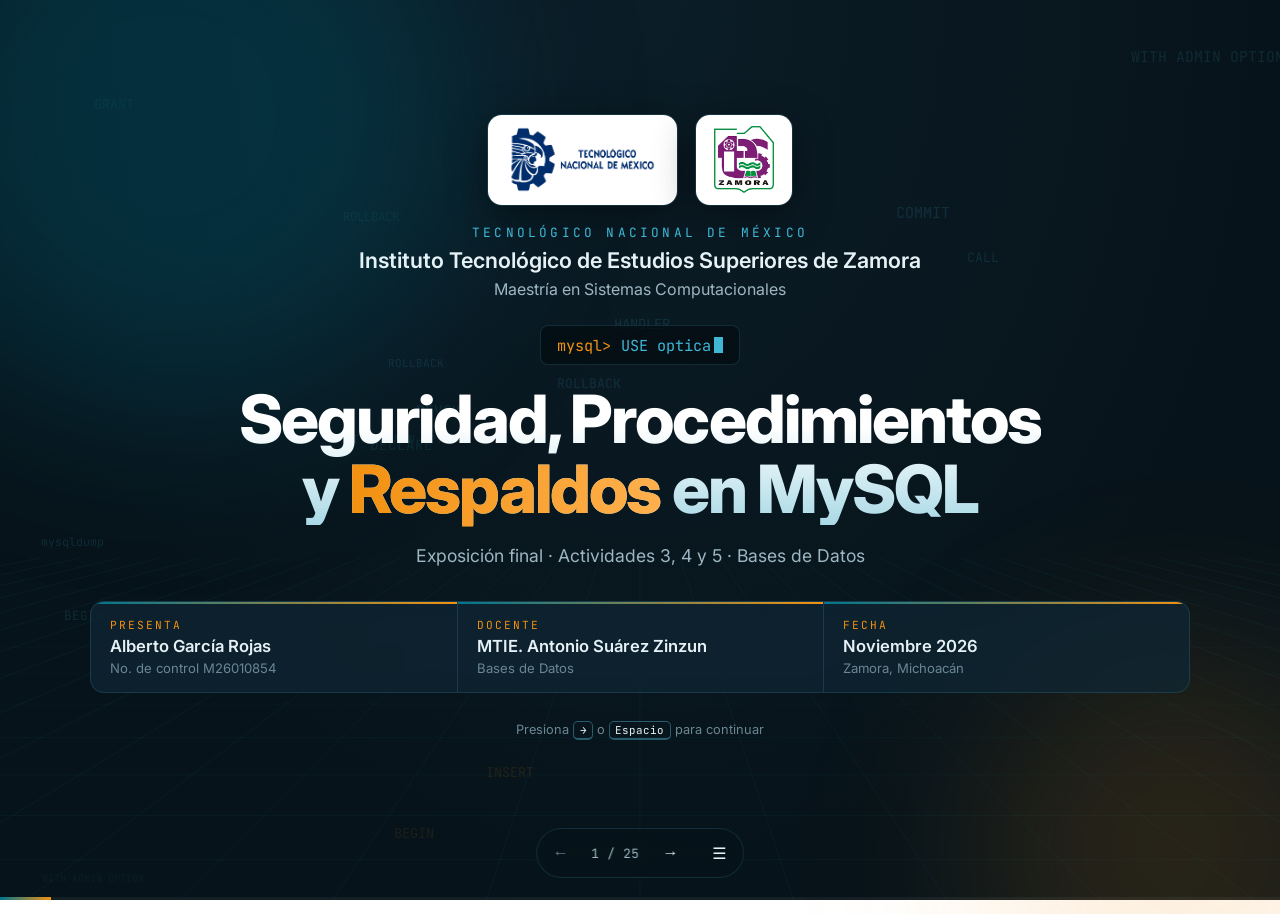
<file: msn_bases_de_datos/expo final/index.html>
<!DOCTYPE html>
<html lang="es">
<head>
<meta charset="UTF-8">
<meta name="viewport" content="width=device-width, initial-scale=1">
<title>Exposición Final — Bases de Datos</title>
<link rel="preconnect" href="https://fonts.googleapis.com">
<link rel="preconnect" href="https://fonts.gstatic.com" crossorigin>
<link href="https://fonts.googleapis.com/css2?family=Inter:wght@400;500;600;700;800&family=JetBrains+Mono:wght@400;600&display=swap" rel="stylesheet">
<link rel="stylesheet" href="css/styles.css">
</head>
<body>

<!-- Fondo animado: rejilla + tokens SQL flotando -->
<canvas id="fondo" aria-hidden="true"></canvas>
<div class="resplandor resplandor--azul" aria-hidden="true"></div>
<div class="resplandor resplandor--naranja" aria-hidden="true"></div>

<main class="deck" id="deck">

  <!-- ════════════════ 1. PORTADA ════════════════ -->
  <section class="slide slide--portada" data-titulo="Portada">
    <div class="portada">

      <div class="portada__logos anim" style="--d:0">
        <div class="placa"><img src="img/logo-tecnm.png" alt="Tecnológico Nacional de México" class="placa__img placa__img--tecnm"></div>
        <div class="placa"><img src="img/logo-itesz.png" alt="Instituto Tecnológico de Estudios Superiores de Zamora" class="placa__img placa__img--itesz"></div>
      </div>

      <div class="portada__institucion">
        <p class="sobretitulo anim" style="--d:1">Tecnológico Nacional de México</p>
        <p class="institucion anim" style="--d:2">Instituto Tecnológico de Estudios Superiores de Zamora</p>
        <p class="programa anim" style="--d:3">Maestría en Sistemas Computacionales</p>
      </div>

      <div class="terminal anim" style="--d:4">
        <span class="terminal__prompt">mysql&gt;</span>
        <span class="terminal__texto" data-escribir="USE optica_db;"></span><span class="cursor"></span>
      </div>

      <h1 class="titulo anim" style="--d:5">
        Seguridad, Procedimientos<br>
        y <span class="titulo__acento">Respaldos</span> en MySQL
      </h1>
      <p class="subtitulo anim" style="--d:6">Exposición final &middot; Actividades 3, 4 y 5 &middot; Bases de Datos</p>

      <div class="portada__datos anim" style="--d:7">
        <div class="dato">
          <span class="dato__etiqueta">Presenta</span>
          <span class="dato__valor">Alberto García Rojas</span>
          <span class="dato__extra">No. de control M26010854</span>
        </div>
        <div class="dato">
          <span class="dato__etiqueta">Docente</span>
          <span class="dato__valor">MTIE. Antonio Suárez Zinzun</span>
          <span class="dato__extra">Bases de Datos</span>
        </div>
        <div class="dato">
          <span class="dato__etiqueta">Fecha</span>
          <span class="dato__valor">Noviembre 2026</span>
          <span class="dato__extra">Zamora, Michoacán</span>
        </div>
      </div>

      <p class="pista anim" style="--d:9">Presiona <kbd>→</kbd> o <kbd>Espacio</kbd> para continuar</p>
    </div>
  </section>

  <!-- ════════════════ 2. RUTA DE LA EXPOSICIÓN ════════════════ -->
  <section class="slide slide--ruta" data-titulo="Ruta de la exposición">
    <header class="encabezado">
      <p class="sobretitulo anim" style="--d:0">Hoja de ruta</p>
      <h2 class="encabezado__titulo anim" style="--d:1">Un mismo motor, tres capas de protección</h2>
      <p class="encabezado__texto anim" style="--d:2">
        Una base de datos guarda la información que el negocio necesita para operar. Protegerla no
        es una sola acción: implica <strong>ejecutar la lógica de forma segura</strong>,
        <strong>controlar quién accede</strong> y <strong>poder recuperarla</strong> cuando algo falla.
        Recorreremos esas tres capas sobre el caso de estudio <code>optica_db</code>.
      </p>
    </header>

    <div class="ruta">
      <svg class="ruta__linea" viewBox="0 0 1000 20" preserveAspectRatio="none" aria-hidden="true">
        <path d="M 0 10 L 1000 10" />
      </svg>

      <article class="tarjeta anim" style="--d:3">
        <div class="tarjeta__nodo"><span>01</span></div>
        <p class="tarjeta__actividad">Actividad 3</p>
        <h3 class="tarjeta__titulo">Procedimientos almacenados y transacciones</h3>
        <p class="tarjeta__texto">Lógica que vive dentro del servidor y operaciones que se ejecutan completas o no se ejecutan.</p>
        <div class="chips"><span>CREATE PROCEDURE</span><span>COMMIT</span><span>ROLLBACK</span></div>
      </article>

      <article class="tarjeta anim" style="--d:4">
        <div class="tarjeta__nodo"><span>02</span></div>
        <p class="tarjeta__actividad">Actividad 4</p>
        <h3 class="tarjeta__titulo">Seguridad: roles y usuarios</h3>
        <p class="tarjeta__texto">Principio del menor privilegio: cada cuenta accede sólo a lo que su función requiere.</p>
        <div class="chips"><span>CREATE ROLE</span><span>GRANT</span><span>REVOKE</span></div>
      </article>

      <article class="tarjeta anim" style="--d:5">
        <div class="tarjeta__nodo"><span>03</span></div>
        <p class="tarjeta__actividad">Actividad 5</p>
        <h3 class="tarjeta__titulo">Respaldos y restauración</h3>
        <p class="tarjeta__texto">Copias lógicas y físicas, y una estrategia para volver a un estado consistente.</p>
        <div class="chips"><span>mysqldump</span><span>Copia en frío</span><span>RESTORE</span></div>
      </article>
    </div>
  </section>

  <!-- ════════════════ 3+. DEMOSTRACIONES EN VIVO ════════════════ -->
  <!-- DEMOS:INICIO -->
  <!-- Generado por tools/generar_demos.py a partir de demo_expo.sql. No editar a mano. -->
  <section class="slide slide--demo" data-titulo="P.1 · Base de datos, tablas y datos de muestra">
    <div class="demo">
      <header class="demo__cab anim" style="--d:0">
        <span class="demo__num">P.1</span>
        <div class="demo__encabezado">
          <p class="sobretitulo">Preparación</p>
          <h2 class="demo__titulo">Base de datos, tablas y datos de muestra</h2>
        </div>
        <p class="demo__conexion"><span>Conexión</span><code>root</code></p>
      </header>

      <aside class="demo__guia anim" style="--d:1">
        <p class="demo__objetivo">Construir <code>optica_db</code> desde cero: 9 tablas en orden de dependencias, con sus llaves, restricciones e índices, y un juego de datos conocido.</p>
        <h3 class="demo__subtitulo">Pasos</h3>
        <ol class="pasos">
          <li><code>DROP</code> / <code>CREATE DATABASE</code> con <code>utf8mb4</code>.</li>
          <li>Tablas sin llaves foráneas primero (<code>optica</code>, <code>rol</code>), luego sus dependientes hasta <code>receta</code>.</li>
          <li>Datos de muestra con id derivados de <code>MD5('etiqueta')</code>.</li>
          <li>Verificar tablas, conteos y reglas de borrado.</li>
        </ol>
        <h3 class="demo__subtitulo">Resultado esperado</h3>
        <ul class="esperados">
          <li class="esperado esperado--ok"><span class="esperado__icono">✔</span><span>9 tablas creadas sin errores.</span></li>
          <li class="esperado esperado--ok"><span class="esperado__icono">✔</span><span>Filas: 2 ópticas · 3 roles · 4 sucursales · 5 usuarios · 9 asignaciones · 6 pacientes · 6 expedientes · 9 asientos · 8 recetas</span></li>
          <li class="esperado esperado--ok"><span class="esperado__icono">✔</span><span>Llaves foráneas: <code>RESTRICT</code> en el historial clínico, <code>CASCADE</code> sólo en la tabla puente y en <code>receta</code>.</span></li>
          <li class="esperado esperado--aviso"><span class="esperado__icono">!</span><span>Ejecutar con <kbd>Alt</kbd>+<kbd>X</kbd>: con <kbd>Ctrl</kbd>+<kbd>Enter</kbd> son más de 30 sentencias.</span></li>
        </ul>
      </aside>

      <div class="codigo anim" style="--d:2">
        <div class="codigo__barra">
          <span class="codigo__puntos" aria-hidden="true"><i></i><i></i><i></i></span>
          <span class="codigo__archivo">demo_expo.sql · [P.1]</span>
          <button class="copiar copiar--todo" type="button">Copiar todo</button>
        </div>
        <div class="codigo__cuerpo">
          <p class="nota nota--sesion">BASE DE DATOS</p>
          <p class="nota ">Se elimina si existe para partir de cero (roles y cuentas no se tocan: viven en el esquema mysql).</p>
          <div class="bloque bloque--sql" tabindex="0" title="Clic para resaltar · botón Copiar para copiar"><pre class="sql">DROP DATABASE IF EXISTS optica_db;</pre><button class="copiar" type="button">Copiar</button></div>
          <div class="bloque bloque--sql" tabindex="0" title="Clic para resaltar · botón Copiar para copiar"><pre class="sql">CREATE DATABASE optica_db
    DEFAULT CHARACTER SET utf8mb4
    DEFAULT COLLATE utf8mb4_0900_ai_ci;</pre><button class="copiar" type="button">Copiar</button></div>
          <div class="bloque bloque--sql" tabindex="0" title="Clic para resaltar · botón Copiar para copiar"><pre class="sql">USE optica_db;</pre><button class="copiar" type="button">Copiar</button></div>
          <p class="nota nota--sesion">1. OPTICA</p>
          <p class="nota ">Entidad raíz del modelo. Todo cuelga directa o indirectamente de aquí.</p>
          <div class="bloque bloque--sql" tabindex="0" title="Clic para resaltar · botón Copiar para copiar"><pre class="sql">CREATE TABLE optica (
    id      BINARY(16)   NOT NULL COMMENT 'UUID ordenado generado en la capa de aplicación',
    nombre  VARCHAR(150) NOT NULL COMMENT 'Nombre comercial o razón social',
    CONSTRAINT pk_optica PRIMARY KEY (id)
) ENGINE = InnoDB
  DEFAULT CHARSET = utf8mb4
  COLLATE = utf8mb4_0900_ai_ci
  COMMENT = 'Negocios registrados en el sistema';</pre><button class="copiar" type="button">Copiar</button></div>
          <p class="nota nota--sesion">2. ROL</p>
          <p class="nota ">Catálogo de perfiles de permisos.</p>
          <div class="bloque bloque--sql" tabindex="0" title="Clic para resaltar · botón Copiar para copiar"><pre class="sql">CREATE TABLE rol (
    id           BINARY(16)   NOT NULL,
    nombre       VARCHAR(150) NOT NULL COMMENT 'Administrador, Optometrista, Recepción, etc.',
    descripcion  VARCHAR(200) NULL     COMMENT 'Atribuciones del perfil',
    CONSTRAINT pk_rol PRIMARY KEY (id),
    CONSTRAINT uq_rol_nombre UNIQUE (nombre)
) ENGINE = InnoDB
  DEFAULT CHARSET = utf8mb4
  COLLATE = utf8mb4_0900_ai_ci
  COMMENT = 'Perfiles de permisos del sistema';</pre><button class="copiar" type="button">Copiar</button></div>
          <p class="nota nota--sesion">3. SUCURSAL</p>
          <p class="nota ">Punto físico de atención perteneciente a una óptica.</p>
          <div class="bloque bloque--sql" tabindex="0" title="Clic para resaltar · botón Copiar para copiar"><pre class="sql">CREATE TABLE sucursal (
    id         BINARY(16)   NOT NULL,
    optica_id  BINARY(16)   NOT NULL,
    nombre     VARCHAR(150) NOT NULL,
    direccion  VARCHAR(200) NULL COMMENT 'Calle, número, colonia y ciudad',
    CONSTRAINT pk_sucursal PRIMARY KEY (id),
    -- Unicidad compuesta: dos ópticas distintas sí pueden repetir el nombre.
    -- Este índice también resuelve la búsqueda por optica_id (prefijo izquierdo).
    CONSTRAINT uq_sucursal_optica_nombre UNIQUE (optica_id, nombre),
    CONSTRAINT fk_sucursal_optica
        FOREIGN KEY (optica_id) REFERENCES optica (id)
        ON DELETE RESTRICT
        ON UPDATE CASCADE
) ENGINE = InnoDB
  DEFAULT CHARSET = utf8mb4
  COLLATE = utf8mb4_0900_ai_ci
  COMMENT = 'Sucursales o consultorios de cada óptica';</pre><button class="copiar" type="button">Copiar</button></div>
          <p class="nota nota--sesion">4. USUARIO</p>
          <p class="nota ">Personal que accede al sistema.</p>
          <div class="bloque bloque--sql" tabindex="0" title="Clic para resaltar · botón Copiar para copiar"><pre class="sql">CREATE TABLE usuario (
    id             BINARY(16)   NOT NULL,
    optica_id      BINARY(16)   NOT NULL,
    rol_id         BINARY(16)   NOT NULL,
    nombre         VARCHAR(150) NOT NULL,
    correo         VARCHAR(150) NOT NULL COMMENT 'Credencial de acceso',
    password_hash  VARCHAR(255) NOT NULL COMMENT 'Hash bcrypt. Nunca la contraseña en claro',
    activo         BOOLEAN      NOT NULL DEFAULT TRUE
                                COMMENT 'Baja lógica: conserva el historial del usuario',
    CONSTRAINT pk_usuario PRIMARY KEY (id),
    -- Un correo puede repetirse entre ópticas distintas, no dentro de la misma.
    CONSTRAINT uq_usuario_optica_correo UNIQUE (optica_id, correo),
    CONSTRAINT fk_usuario_optica
        FOREIGN KEY (optica_id) REFERENCES optica (id)
        ON DELETE RESTRICT
        ON UPDATE CASCADE,
    CONSTRAINT fk_usuario_rol
        FOREIGN KEY (rol_id) REFERENCES rol (id)
        ON DELETE RESTRICT
        ON UPDATE CASCADE
) ENGINE = InnoDB
  DEFAULT CHARSET = utf8mb4
  COLLATE = utf8mb4_0900_ai_ci
  COMMENT = 'Personal con acceso al sistema';</pre><button class="copiar" type="button">Copiar</button></div>
          <p class="nota ">La llave foránea rol_id no queda cubierta por ningún índice existente.</p>
          <div class="bloque bloque--sql" tabindex="0" title="Clic para resaltar · botón Copiar para copiar"><pre class="sql">CREATE INDEX ix_usuario_rol ON usuario (rol_id);</pre><button class="copiar" type="button">Copiar</button></div>
          <p class="nota nota--sesion">5. USUARIO_SUCURSAL</p>
          <p class="nota ">Tabla puente. Resuelve el muchos a muchos entre usuario y sucursal.</p>
          <div class="bloque bloque--sql" tabindex="0" title="Clic para resaltar · botón Copiar para copiar"><pre class="sql">CREATE TABLE usuario_sucursal (
    usuario_id   BINARY(16) NOT NULL,
    sucursal_id  BINARY(16) NOT NULL,
    -- La llave primaria compuesta es la tabla misma: no hay columnas propias.
    CONSTRAINT pk_usuario_sucursal PRIMARY KEY (usuario_id, sucursal_id),
    -- CASCADE es correcto aquí: la asignación no tiene existencia propia.
    CONSTRAINT fk_usuario_sucursal_usuario
        FOREIGN KEY (usuario_id) REFERENCES usuario (id)
        ON DELETE CASCADE
        ON UPDATE CASCADE,
    CONSTRAINT fk_usuario_sucursal_sucursal
        FOREIGN KEY (sucursal_id) REFERENCES sucursal (id)
        ON DELETE CASCADE
        ON UPDATE CASCADE
) ENGINE = InnoDB
  DEFAULT CHARSET = utf8mb4
  COLLATE = utf8mb4_0900_ai_ci
  COMMENT = 'Sucursales en las que puede operar cada usuario';</pre><button class="copiar" type="button">Copiar</button></div>
          <p class="nota ">La PK cubre usuario_id; la navegación inversa necesita su propio índice.</p>
          <div class="bloque bloque--sql" tabindex="0" title="Clic para resaltar · botón Copiar para copiar"><pre class="sql">CREATE INDEX ix_usuario_sucursal_sucursal ON usuario_sucursal (sucursal_id);</pre><button class="copiar" type="button">Copiar</button></div>
          <p class="nota nota--sesion">6. PACIENTE</p>
          <p class="nota ">Datos de identificación y contacto de la persona atendida.</p>
          <div class="bloque bloque--sql" tabindex="0" title="Clic para resaltar · botón Copiar para copiar"><pre class="sql">CREATE TABLE paciente (
    id                BINARY(16)   NOT NULL,
    optica_id         BINARY(16)   NOT NULL,
    nombre            VARCHAR(150) NOT NULL,
    fecha_nacimiento  DATE         NOT NULL COMMENT 'Permite derivar la edad en cada consulta',
    sexo              CHAR(1)      COLLATE utf8mb4_0900_as_cs NOT NULL
                                   COMMENT 'Intercalación sensible a mayúsculas: solo acepta M o F',
    telefono          VARCHAR(20)  NOT NULL COMMENT 'Dato requerido por el escenario',
    correo            VARCHAR(150) NOT NULL COMMENT 'Dato requerido por el escenario',
    direccion         VARCHAR(200) NULL     COMMENT 'Único dato declarado como opcional',
    CONSTRAINT pk_paciente PRIMARY KEY (id),
    -- Con la intercalación por defecto (ai_ci) este CHECK aceptaría 'm' y 'f'
    -- minúsculas. Por eso la columna declara utf8mb4_0900_as_cs.
    CONSTRAINT chk_paciente_sexo
        CHECK (sexo IN ('M', 'F')),
    -- correo es NOT NULL, por lo que el CHECK se evalúa siempre.
    CONSTRAINT chk_paciente_correo
        CHECK (correo REGEXP '^[A-Za-z0-9._%+-]+@[A-Za-z0-9.-]+\\.[A-Za-z]{2,}$'),
    CONSTRAINT fk_paciente_optica
        FOREIGN KEY (optica_id) REFERENCES optica (id)
        ON DELETE RESTRICT
        ON UPDATE CASCADE
) ENGINE = InnoDB
  DEFAULT CHARSET = utf8mb4
  COLLATE = utf8mb4_0900_ai_ci
  COMMENT = 'Personas atendidas por la óptica';</pre><button class="copiar" type="button">Copiar</button></div>
          <p class="nota ">Búsqueda más frecuente del sistema: paciente por nombre dentro de la óptica. Su prefijo izquierdo también da soporte a la llave foránea optica_id.</p>
          <div class="bloque bloque--sql" tabindex="0" title="Clic para resaltar · botón Copiar para copiar"><pre class="sql">CREATE INDEX ix_paciente_optica_nombre ON paciente (optica_id, nombre);</pre><button class="copiar" type="button">Copiar</button></div>
          <p class="nota nota--sesion">7. EXPEDIENTE</p>
          <p class="nota ">Contenedor del historial clínico. Uno solo por paciente.</p>
          <div class="bloque bloque--sql" tabindex="0" title="Clic para resaltar · botón Copiar para copiar"><pre class="sql">CREATE TABLE expediente (
    id              BINARY(16)  NOT NULL,
    paciente_id     BINARY(16)  NOT NULL,
    fecha_creacion  DATE        NOT NULL DEFAULT (CURRENT_DATE),
    folio           VARCHAR(20) NOT NULL COMMENT 'EXP-AAAA-NNNN, consecutivo anual',
    CONSTRAINT pk_expediente PRIMARY KEY (id),
    -- La unicidad es lo que impone la relación uno a uno con paciente.
    CONSTRAINT uq_expediente_paciente UNIQUE (paciente_id),
    -- El folio es único en todo el sistema. Este índice también permite
    -- bloquear el rango de folios de un año (SELECT ... FOR UPDATE) al
    -- calcular el siguiente consecutivo.
    CONSTRAINT uq_expediente_folio UNIQUE (folio),
    CONSTRAINT chk_expediente_folio
        CHECK (folio REGEXP '^EXP-[0-9]{4}-[0-9]{4}$'),
    -- RESTRICT: el historial clínico sobrevive a la ficha de contacto.
    CONSTRAINT fk_expediente_paciente
        FOREIGN KEY (paciente_id) REFERENCES paciente (id)
        ON DELETE RESTRICT
        ON UPDATE CASCADE
) ENGINE = InnoDB
  DEFAULT CHARSET = utf8mb4
  COLLATE = utf8mb4_0900_ai_ci
  COMMENT = 'Historial clínico del paciente';</pre><button class="copiar" type="button">Copiar</button></div>
          <p class="nota nota--sesion">8. ASIENTO_CLINICO</p>
          <p class="nota ">Registro de cada consulta. Tabla de mayor crecimiento del modelo.</p>
          <div class="bloque bloque--sql" tabindex="0" title="Clic para resaltar · botón Copiar para copiar"><pre class="sql">CREATE TABLE asiento_clinico (
    id                   BINARY(16) NOT NULL,
    expediente_id        BINARY(16) NOT NULL,
    usuario_id           BINARY(16) NOT NULL COMMENT 'Quién atendió la consulta',
    sucursal_id          BINARY(16) NOT NULL COMMENT 'Dónde se atendió. usuario_id no lo determina: un usuario opera en varias sucursales',
    fecha                DATE       NOT NULL DEFAULT (CURRENT_DATE),
    sintomas             TEXT       NULL,
    enfermedades         TEXT       NULL,
    heredofamiliares     TEXT       NULL,
    analisis_preliminar  TEXT       NULL,
    observaciones        TEXT       NULL,
    CONSTRAINT pk_asiento_clinico PRIMARY KEY (id),
    -- RESTRICT protege el historial clínico.
    CONSTRAINT fk_asiento_expediente
        FOREIGN KEY (expediente_id) REFERENCES expediente (id)
        ON DELETE RESTRICT
        ON UPDATE CASCADE,
    -- RESTRICT preserva la trazabilidad de quién atendió; para dar de baja
    -- a un usuario se usa activo = FALSE.
    CONSTRAINT fk_asiento_usuario
        FOREIGN KEY (usuario_id) REFERENCES usuario (id)
        ON DELETE RESTRICT
        ON UPDATE CASCADE,
    -- RESTRICT: una sucursal con historial no se elimina.
    CONSTRAINT fk_asiento_sucursal
        FOREIGN KEY (sucursal_id) REFERENCES sucursal (id)
        ON DELETE RESTRICT
        ON UPDATE CASCADE
) ENGINE = InnoDB
  DEFAULT CHARSET = utf8mb4
  COLLATE = utf8mb4_0900_ai_ci
  COMMENT = 'Consultas registradas en un expediente';</pre><button class="copiar" type="button">Copiar</button></div>
          <p class="nota ">Recupera el historial de un paciente en orden cronológico sin ordenar aparte.</p>
          <div class="bloque bloque--sql" tabindex="0" title="Clic para resaltar · botón Copiar para copiar"><pre class="sql">CREATE INDEX ix_asiento_expediente_fecha ON asiento_clinico (expediente_id, fecha);
CREATE INDEX ix_asiento_usuario          ON asiento_clinico (usuario_id);</pre><button class="copiar" type="button">Copiar</button></div>
          <p class="nota ">Da soporte a la FK y resuelve el reporte por sucursal y periodo, que es el equivalente al archivo de Excel de cada sucursal.</p>
          <div class="bloque bloque--sql" tabindex="0" title="Clic para resaltar · botón Copiar para copiar"><pre class="sql">CREATE INDEX ix_asiento_sucursal_fecha   ON asiento_clinico (sucursal_id, fecha);</pre><button class="copiar" type="button">Copiar</button></div>
          <p class="nota nota--sesion">9. RECETA</p>
          <p class="nota ">Graduación óptica derivada de una consulta. OD = ojo derecho (oculus dexter) | OI = ojo izquierdo (oculus sinister)</p>
          <div class="bloque bloque--sql" tabindex="0" title="Clic para resaltar · botón Copiar para copiar"><pre class="sql">CREATE TABLE receta (
    id             BINARY(16)   NOT NULL,
    asiento_id     BINARY(16)   NOT NULL,
    fecha          DATE         NOT NULL COMMENT 'Fecha de emisión: puede ser posterior a la de la consulta',
    material_mica  VARCHAR(100) NULL COMMENT 'Policarbonato, CR-39, alto índice, etc. Será catálogo al integrar inventarios',
    dip            DECIMAL(4,1) NULL COMMENT 'Distancia interpupilar en milímetros',
    altura         DECIMAL(4,1) NULL COMMENT 'Altura del centro óptico en milímetros',
    od_esfera      DECIMAL(4,2) NULL COMMENT 'Potencia esférica en dioptrías',
    od_cilindro    DECIMAL(4,2) NULL COMMENT 'Potencia cilíndrica (astigmatismo)',
    od_eje         SMALLINT     NULL COMMENT 'Orientación del cilindro en grados',
    od_adicion     DECIMAL(3,1) NULL COMMENT 'Adición para visión cercana',
    oi_esfera      DECIMAL(4,2) NULL,
    oi_cilindro    DECIMAL(4,2) NULL,
    oi_eje         SMALLINT     NULL,
    oi_adicion     DECIMAL(3,1) NULL,
    CONSTRAINT pk_receta PRIMARY KEY (id),
    -- Una consulta genera cuando mucho una receta.
    CONSTRAINT uq_receta_asiento UNIQUE (asiento_id),
    -- El eje se expresa de 1 a 180 grados. El 0 no se usa: el meridiano
    -- horizontal se anota como 180.
    CONSTRAINT chk_receta_od_eje CHECK (od_eje BETWEEN 1 AND 180),
    CONSTRAINT chk_receta_oi_eje CHECK (oi_eje BETWEEN 1 AND 180),
    -- Un cilindro sin eje no define una corrección: si hay uno, debe haber el otro.
    CONSTRAINT chk_receta_od_cilindro_eje
        CHECK (od_cilindro IS NULL OR od_eje IS NOT NULL),
    CONSTRAINT chk_receta_oi_cilindro_eje
        CHECK (oi_cilindro IS NULL OR oi_eje IS NOT NULL),
    -- CASCADE: la receta carece de sentido sin la consulta que la originó.
    CONSTRAINT fk_receta_asiento
        FOREIGN KEY (asiento_id) REFERENCES asiento_clinico (id)
        ON DELETE CASCADE
        ON UPDATE CASCADE
) ENGINE = InnoDB
  DEFAULT CHARSET = utf8mb4
  COLLATE = utf8mb4_0900_ai_ci
  COMMENT = 'Graduación óptica emitida en una consulta';</pre><button class="copiar" type="button">Copiar</button></div>
          <p class="nota nota--sesion">DATOS DE MUESTRA</p>
          <p class="nota ">Los id se derivan de una etiqueta legible: UNHEX(MD5(&#x27;opt-01&#x27;)) da siempre los mismos 16 bytes, así las demos localizan registros conocidos con BIN_TO_UUID(UNHEX(MD5(&#x27;etiqueta&#x27;))). password_hash contiene valores ficticios con formato bcrypt.</p>
          <div class="bloque bloque--sql" tabindex="0" title="Clic para resaltar · botón Copiar para copiar"><pre class="sql">INSERT INTO optica (id, nombre) VALUES
  (UNHEX(MD5('opt-01')), 'Óptica Visión Clara'),
  (UNHEX(MD5('opt-02')), 'Óptica Mirada Jacona');</pre><button class="copiar" type="button">Copiar</button></div>
          <div class="bloque bloque--sql" tabindex="0" title="Clic para resaltar · botón Copiar para copiar"><pre class="sql">INSERT INTO rol (id, nombre, descripcion) VALUES
  (UNHEX(MD5('rol-01')), 'Administrador', 'Gestiona sucursales, usuarios y catálogos'),
  (UNHEX(MD5('rol-02')), 'Optometrista',  'Registra consultas y emite recetas'),
  (UNHEX(MD5('rol-03')), 'Recepción',     'Alta de pacientes y entrega de recetas');</pre><button class="copiar" type="button">Copiar</button></div>
          <div class="bloque bloque--sql" tabindex="0" title="Clic para resaltar · botón Copiar para copiar"><pre class="sql">INSERT INTO sucursal (id, optica_id, nombre, direccion) VALUES
  (UNHEX(MD5('suc-01')), UNHEX(MD5('opt-01')), 'Matriz Centro',       'Av. Madero 120, Col. Centro, Zamora'),
  (UNHEX(MD5('suc-02')), UNHEX(MD5('opt-01')), 'Sucursal Jardinadas', 'Calle Amado Nervo 45, Col. Jardinadas, Zamora'),
  (UNHEX(MD5('suc-03')), UNHEX(MD5('opt-01')), 'Sucursal Norte',      'Blvd. Lázaro Cárdenas 980, Zamora'),
  (UNHEX(MD5('suc-04')), UNHEX(MD5('opt-02')), 'Matriz Jacona',       'Av. Independencia 33, Jacona');</pre><button class="copiar" type="button">Copiar</button></div>
          <div class="bloque bloque--sql" tabindex="0" title="Clic para resaltar · botón Copiar para copiar"><pre class="sql">INSERT INTO usuario (id, optica_id, rol_id, nombre, correo, password_hash, activo) VALUES
  (UNHEX(MD5('usr-01')), UNHEX(MD5('opt-01')), UNHEX(MD5('rol-01')),
   'Laura Gómez Torres',     'laura.gomez@visionclara.mx',
   '$2b$12$EjemploHashNoRealAdminLauraGomezTorres000000000000000', TRUE),
  (UNHEX(MD5('usr-02')), UNHEX(MD5('opt-01')), UNHEX(MD5('rol-02')),
   'Carlos Herrera Ruiz',    'carlos.herrera@visionclara.mx',
   '$2b$12$EjemploHashNoRealOptoCarlosHerreraRuiz00000000000000', TRUE),
  (UNHEX(MD5('usr-03')), UNHEX(MD5('opt-01')), UNHEX(MD5('rol-03')),
   'Sofía Ramírez Díaz',     'sofia.ramirez@visionclara.mx',
   '$2b$12$EjemploHashNoRealRecepSofiaRamirezDiaz00000000000000', TRUE),
  -- Baja lógica: conserva su historial de consultas, pero no puede atender.
  (UNHEX(MD5('usr-04')), UNHEX(MD5('opt-01')), UNHEX(MD5('rol-02')),
   'Miguel Ángel Soto Vega', 'miguel.soto@visionclara.mx',
   '$2b$12$EjemploHashNoRealOptoMiguelSotoVega0000000000000000', FALSE),
  (UNHEX(MD5('usr-05')), UNHEX(MD5('opt-02')), UNHEX(MD5('rol-02')),
   'Patricia Luna Méndez',   'patricia.luna@miradajacona.mx',
   '$2b$12$EjemploHashNoRealOptoPatriciaLunaMendez000000000000', TRUE);</pre><button class="copiar" type="button">Copiar</button></div>
          <div class="bloque bloque--sql" tabindex="0" title="Clic para resaltar · botón Copiar para copiar"><pre class="sql">INSERT INTO usuario_sucursal (usuario_id, sucursal_id) VALUES
  (UNHEX(MD5('usr-01')), UNHEX(MD5('suc-01'))),
  (UNHEX(MD5('usr-01')), UNHEX(MD5('suc-02'))),
  (UNHEX(MD5('usr-01')), UNHEX(MD5('suc-03'))),
  (UNHEX(MD5('usr-02')), UNHEX(MD5('suc-01'))),
  (UNHEX(MD5('usr-02')), UNHEX(MD5('suc-02'))),
  (UNHEX(MD5('usr-02')), UNHEX(MD5('suc-03'))),
  (UNHEX(MD5('usr-03')), UNHEX(MD5('suc-01'))),
  (UNHEX(MD5('usr-04')), UNHEX(MD5('suc-02'))),
  (UNHEX(MD5('usr-05')), UNHEX(MD5('suc-04')));</pre><button class="copiar" type="button">Copiar</button></div>
          <div class="bloque bloque--sql" tabindex="0" title="Clic para resaltar · botón Copiar para copiar"><pre class="sql">INSERT INTO paciente
  (id, optica_id, nombre, fecha_nacimiento, sexo, telefono, correo, direccion)
VALUES
  (UNHEX(MD5('pac-01')), UNHEX(MD5('opt-01')), 'Juan Pérez López',      '1985-03-12', 'M',
   '3511234567', 'juan.perez@correo.com',      'Calle Morelos 15, Zamora'),
  (UNHEX(MD5('pac-02')), UNHEX(MD5('opt-01')), 'María Fernanda Ochoa',  '1992-07-25', 'F',
   '3512345678', 'mafer.ochoa@correo.com',     NULL),
  (UNHEX(MD5('pac-03')), UNHEX(MD5('opt-01')), 'Roberto Sánchez Mora',  '1958-11-02', 'M',
   '3513456789', 'roberto.sanchez@correo.com', 'Av. Juárez 210, Zamora'),
  (UNHEX(MD5('pac-04')), UNHEX(MD5('opt-01')), 'Ana Lucía Torres Gil',  '2010-01-30', 'F',
   '3514567890', 'ana.torres@correo.com',      'Calle Hidalgo 8, Zamora'),
  -- 'Juana' también empieza con 'Juan': útil para ver la búsqueda por prefijo.
  (UNHEX(MD5('pac-05')), UNHEX(MD5('opt-01')), 'Juana Martínez Cruz',   '1970-09-18', 'F',
   '3515678901', 'juana.martinez@correo.com',  NULL),
  (UNHEX(MD5('pac-06')), UNHEX(MD5('opt-02')), 'Luis Alberto Rivas',    '1979-04-07', 'M',
   '3516789012', 'luis.rivas@correo.com',      'Calle Allende 9, Jacona');</pre><button class="copiar" type="button">Copiar</button></div>
          <p class="nota ">El consecutivo del folio es global, no por óptica (uq_expediente_folio).</p>
          <div class="bloque bloque--sql" tabindex="0" title="Clic para resaltar · botón Copiar para copiar"><pre class="sql">INSERT INTO expediente (id, paciente_id, fecha_creacion, folio) VALUES
  (UNHEX(MD5('exp-01')), UNHEX(MD5('pac-01')), '2025-02-10', 'EXP-2025-0001'),
  (UNHEX(MD5('exp-02')), UNHEX(MD5('pac-02')), '2025-06-03', 'EXP-2025-0002'),
  (UNHEX(MD5('exp-03')), UNHEX(MD5('pac-03')), '2025-09-20', 'EXP-2025-0003'),
  (UNHEX(MD5('exp-04')), UNHEX(MD5('pac-04')), '2026-03-05', 'EXP-2026-0001'),
  (UNHEX(MD5('exp-05')), UNHEX(MD5('pac-05')), '2026-04-22', 'EXP-2026-0002'),
  (UNHEX(MD5('exp-06')), UNHEX(MD5('pac-06')), '2026-05-10', 'EXP-2026-0003');</pre><button class="copiar" type="button">Copiar</button></div>
          <div class="bloque bloque--sql" tabindex="0" title="Clic para resaltar · botón Copiar para copiar"><pre class="sql">INSERT INTO asiento_clinico
  (id, expediente_id, usuario_id, sucursal_id, fecha,
   sintomas, enfermedades, heredofamiliares, analisis_preliminar, observaciones)
VALUES
  (UNHEX(MD5('asi-01')), UNHEX(MD5('exp-01')), UNHEX(MD5('usr-02')), UNHEX(MD5('suc-01')), '2025-02-10',
   'Visión borrosa de lejos', NULL, 'Padre con miopía', 'Miopía leve', 'Primera consulta'),
  (UNHEX(MD5('asi-02')), UNHEX(MD5('exp-01')), UNHEX(MD5('usr-02')), UNHEX(MD5('suc-02')), '2026-02-15',
   'Revisión anual', NULL, NULL, 'Miopía estable con astigmatismo leve', 'Cambio de graduación'),
  (UNHEX(MD5('asi-03')), UNHEX(MD5('exp-02')), UNHEX(MD5('usr-02')), UNHEX(MD5('suc-01')), '2025-06-03',
   'Dolor de cabeza al usar computadora', NULL, NULL, 'Astigmatismo', 'Uso de filtro de luz azul'),
  (UNHEX(MD5('asi-04')), UNHEX(MD5('exp-03')), UNHEX(MD5('usr-02')), UNHEX(MD5('suc-02')), '2025-09-20',
   'Dificultad para leer de cerca', 'Diabetes tipo 2', 'Madre con glaucoma', 'Presbicia', 'Se sugiere revisión de fondo de ojo'),
  -- Atendido por usr-04 antes de su baja: el historial conserva la referencia.
  (UNHEX(MD5('asi-05')), UNHEX(MD5('exp-03')), UNHEX(MD5('usr-04')), UNHEX(MD5('suc-02')), '2026-01-12',
   'Seguimiento', 'Diabetes tipo 2', NULL, 'Presbicia progresiva', 'Aumenta adición'),
  (UNHEX(MD5('asi-06')), UNHEX(MD5('exp-04')), UNHEX(MD5('usr-02')), UNHEX(MD5('suc-01')), '2026-03-05',
   'No ve el pizarrón', NULL, 'Ambos padres con miopía', 'Miopía', 'Paciente menor de edad, acude con su madre'),
  (UNHEX(MD5('asi-07')), UNHEX(MD5('exp-05')), UNHEX(MD5('usr-02')), UNHEX(MD5('suc-03')), '2026-04-22',
   'Fatiga visual', 'Hipertensión', NULL, 'Hipermetropía y presbicia', NULL),
  (UNHEX(MD5('asi-08')), UNHEX(MD5('exp-06')), UNHEX(MD5('usr-05')), UNHEX(MD5('suc-04')), '2026-05-10',
   'Visión borrosa', NULL, NULL, 'Astigmatismo miópico', NULL),
  -- Revisión de rutina sin corrección: asiento SIN receta (caso legítimo).
  (UNHEX(MD5('asi-09')), UNHEX(MD5('exp-02')), UNHEX(MD5('usr-02')), UNHEX(MD5('suc-01')), '2026-06-18',
   'Revisión de rutina', NULL, NULL, 'Graduación sin cambios', 'No se emite receta nueva');</pre><button class="copiar" type="button">Copiar</button></div>
          <div class="bloque bloque--sql" tabindex="0" title="Clic para resaltar · botón Copiar para copiar"><pre class="sql">INSERT INTO receta
  (id, asiento_id, fecha, material_mica, dip, altura,
   od_esfera, od_cilindro, od_eje, od_adicion,
   oi_esfera, oi_cilindro, oi_eje, oi_adicion)
VALUES
  (UNHEX(MD5('rec-01')), UNHEX(MD5('asi-01')), '2025-02-10', 'CR-39',          63.0, 21.0,
   -1.25, NULL,  NULL, NULL,   -1.00, NULL,  NULL, NULL),
  (UNHEX(MD5('rec-02')), UNHEX(MD5('asi-02')), '2026-02-15', 'Policarbonato',  63.0, 21.0,
   -1.50, -0.50, 180,  NULL,   -1.25, -0.25, 170,  NULL),
  (UNHEX(MD5('rec-03')), UNHEX(MD5('asi-03')), '2025-06-03', 'CR-39',          60.5, 19.5,
   -0.25, -1.00,  90,  NULL,   -0.50, -0.75,  85,  NULL),
  (UNHEX(MD5('rec-04')), UNHEX(MD5('asi-04')), '2025-09-20', 'Alto índice',    66.0, 22.0,
    0.75, NULL,  NULL, 1.5,     0.50, NULL,  NULL, 1.5),
  (UNHEX(MD5('rec-05')), UNHEX(MD5('asi-05')), '2026-01-14', 'Alto índice',    66.0, 22.0,
    0.75, NULL,  NULL, 2.0,     0.75, NULL,  NULL, 2.0),
  (UNHEX(MD5('rec-06')), UNHEX(MD5('asi-06')), '2026-03-05', 'Policarbonato',  56.0, 18.0,
   -2.00, NULL,  NULL, NULL,   -2.25, NULL,  NULL, NULL),
  (UNHEX(MD5('rec-07')), UNHEX(MD5('asi-07')), '2026-04-22', 'CR-39',          62.0, 20.0,
    1.25, NULL,  NULL, 1.0,     1.50, NULL,  NULL, 1.0),
  (UNHEX(MD5('rec-08')), UNHEX(MD5('asi-08')), '2026-05-10', 'Policarbonato',  64.0, 21.5,
   -0.75, -1.25,  10,  NULL,   -1.00, -1.50, 175,  NULL);</pre><button class="copiar" type="button">Copiar</button></div>
          <p class="nota nota--sesion">VERIFICACIÓN</p>
          <p class="nota nota--esperado">Esperado: 9 tablas</p>
          <div class="bloque bloque--sql" tabindex="0" title="Clic para resaltar · botón Copiar para copiar"><pre class="sql">SHOW TABLES;</pre><button class="copiar" type="button">Copiar</button></div>
          <p class="nota nota--esperado">Esperado: 2 · 3 · 4 · 5 · 9 · 6 · 6 · 9 · 8</p>
          <div class="bloque bloque--sql" tabindex="0" title="Clic para resaltar · botón Copiar para copiar"><pre class="sql">SELECT 'optica' AS tabla, COUNT(*) AS filas FROM optica UNION ALL
SELECT 'rol',              COUNT(*) FROM rol              UNION ALL
SELECT 'sucursal',         COUNT(*) FROM sucursal         UNION ALL
SELECT 'usuario',          COUNT(*) FROM usuario          UNION ALL
SELECT 'usuario_sucursal', COUNT(*) FROM usuario_sucursal UNION ALL
SELECT 'paciente',         COUNT(*) FROM paciente         UNION ALL
SELECT 'expediente',       COUNT(*) FROM expediente       UNION ALL
SELECT 'asiento_clinico',  COUNT(*) FROM asiento_clinico  UNION ALL
SELECT 'receta',           COUNT(*) FROM receta;</pre><button class="copiar" type="button">Copiar</button></div>
          <p class="nota ">Llaves foráneas y su regla de borrado (RESTRICT protege el historial; CASCADE sólo donde el hijo no tiene sentido sin el padre)</p>
          <div class="bloque bloque--sql" tabindex="0" title="Clic para resaltar · botón Copiar para copiar"><pre class="sql">SELECT TABLE_NAME            AS tabla_hija,
       REFERENCED_TABLE_NAME AS tabla_padre,
       CONSTRAINT_NAME       AS restriccion,
       DELETE_RULE           AS al_borrar
FROM information_schema.REFERENTIAL_CONSTRAINTS
WHERE CONSTRAINT_SCHEMA = 'optica_db'
ORDER BY TABLE_NAME, CONSTRAINT_NAME;</pre><button class="copiar" type="button">Copiar</button></div>
        </div>
      </div>
    </div>
  </section>
  <section class="slide slide--demo" data-titulo="P.2 · Variables de sesión y línea base">
    <div class="demo">
      <header class="demo__cab anim" style="--d:0">
        <span class="demo__num">P.2</span>
        <div class="demo__encabezado">
          <p class="sobretitulo">Preparación</p>
          <h2 class="demo__titulo">Variables de sesión y línea base</h2>
        </div>
        <p class="demo__conexion"><span>Conexión</span><code>root</code></p>
      </header>

      <aside class="demo__guia anim" style="--d:1">
        <p class="demo__objetivo">Cargar los identificadores de los datos de muestra en variables <code>@</code> de la sesión.</p>
        <h3 class="demo__subtitulo">Pasos</h3>
        <ol class="pasos">
          <li>Seleccionar los <code>SET</code> y ejecutarlos con <kbd>Alt</kbd>+<kbd>X</kbd>.</li>
          <li>Ejecutar el conteo con <kbd>Ctrl</kbd>+<kbd>Enter</kbd>.</li>
        </ol>
        <h3 class="demo__subtitulo">Resultado esperado</h3>
        <ul class="esperados">
          <li class="esperado esperado--ok"><span class="esperado__icono">✔</span><span>6 pacientes · 6 expedientes · 9 asientos · 8 recetas · 1 sin receta</span></li>
        </ul>
      </aside>

      <div class="codigo anim" style="--d:2">
        <div class="codigo__barra">
          <span class="codigo__puntos" aria-hidden="true"><i></i><i></i><i></i></span>
          <span class="codigo__archivo">demo_expo.sql · [P.2]</span>
          <button class="copiar copiar--todo" type="button">Copiar todo</button>
        </div>
        <div class="codigo__cuerpo">
          <div class="bloque bloque--sql" tabindex="0" title="Clic para resaltar · botón Copiar para copiar"><pre class="sql">USE optica_db;</pre><button class="copiar" type="button">Copiar</button></div>
          <div class="bloque bloque--sql" tabindex="0" title="Clic para resaltar · botón Copiar para copiar"><pre class="sql">SET @opt_01_id = BIN_TO_UUID(UNHEX(MD5('opt-01')));
SET @suc_01_id = BIN_TO_UUID(UNHEX(MD5('suc-01')));
SET @suc_04_id = BIN_TO_UUID(UNHEX(MD5('suc-04')));
SET @usr_02_id = BIN_TO_UUID(UNHEX(MD5('usr-02')));
SET @usr_04_id = BIN_TO_UUID(UNHEX(MD5('usr-04')));
SET @pac_01_id = BIN_TO_UUID(UNHEX(MD5('pac-01')));</pre><button class="copiar" type="button">Copiar</button></div>
          <p class="nota nota--esperado">Esperado: 6 pacientes, 6 expedientes, 9 asientos, 8 recetas, 1 sin receta</p>
          <div class="bloque bloque--sql" tabindex="0" title="Clic para resaltar · botón Copiar para copiar"><pre class="sql">SELECT (SELECT COUNT(*) FROM paciente)        AS pacientes,
       (SELECT COUNT(*) FROM expediente)      AS expedientes,
       (SELECT COUNT(*) FROM asiento_clinico) AS asientos,
       (SELECT COUNT(*) FROM receta)          AS recetas,
       (SELECT COUNT(*) FROM asiento_clinico a
          LEFT JOIN receta r ON r.asiento_id = a.id
         WHERE r.id IS NULL)                  AS asientos_sin_receta;</pre><button class="copiar" type="button">Copiar</button></div>
        </div>
      </div>
    </div>
  </section>
  <section class="slide slide--seccion" data-titulo="01 · Procedimientos almacenados y transacciones">
    <div class="seccion">
      <span class="seccion__num anim" style="--d:0">01</span>
      <div class="seccion__texto">
        <p class="sobretitulo anim" style="--d:1">Actividad 3</p>
        <h2 class="seccion__titulo anim" style="--d:2">Procedimientos almacenados y transacciones</h2>
        <p class="seccion__desc anim" style="--d:3">Lógica dentro del servidor y operaciones que se ejecutan completas o no se ejecutan.</p>
        <ol class="seccion__lista anim" style="--d:4">
        <li><span>1.0</span>Creación de los procedimientos</li>
        <li><span>1.1</span>Procedimientos sin transacción</li>
        <li><span>1.2</span>Transacción: paciente + expediente</li>
        <li><span>1.3</span>Atomicidad ante un dato inválido</li>
        <li><span>1.4</span>Consulta con receta y reglas de negocio</li>
        </ol>
      </div>
    </div>
  </section>
  <section class="slide slide--procs" data-titulo="Procedimientos a crear">
    <header class="encabezado encabezado--izq">
      <p class="sobretitulo anim" style="--d:0">Actividad 3 · Procedimientos y transacciones</p>
      <h2 class="encabezado__titulo anim" style="--d:1">5 procedimientos por crear</h2>
      <p class="encabezado__texto anim" style="--d:1">
        Todavía no existen en <code>optica_db</code>. El criterio para usar transacción:
        <strong>¿cuántas escrituras deben verse como una sola operación?</strong>
      </p>
    </header>
    <div class="procs">
      <section class="procs__grupo procs__grupo--0">
        <header class="procs__cab anim" style="--d:2">
          <h3>Sin transacción</h3>
          <p>Una sola escritura (o ninguna): InnoDB ya la hace atómica.</p>
        </header>
        <ol class="procs__lista">
          <li class="proc anim" style="--d:3">
            <div class="proc__cab">
              <code class="proc__nombre">sp_buscar_paciente</code>
              <span class="proc__demo">1.1</span>
            </div>
            <p class="proc__firma">(óptica, prefijo)</p>
            <p class="proc__texto">Busca pacientes de una óptica por el inicio del nombre; devuelve edad y folio.</p>
            <div class="chips"><span>SELECT</span><span>LIKE &#x27;x%&#x27;</span></div>
          </li>
          <li class="proc anim" style="--d:4">
            <div class="proc__cab">
              <code class="proc__nombre">sp_actualizar_contacto_paciente</code>
              <span class="proc__demo">1.1</span>
            </div>
            <p class="proc__firma">(paciente, tel, correo, dir)</p>
            <p class="proc__texto">Valida que el paciente exista y actualiza su contacto en un solo <code>UPDATE</code>.</p>
            <div class="chips"><span>SIGNAL</span><span>UPDATE</span></div>
          </li>
          <li class="proc anim" style="--d:5">
            <div class="proc__cab">
              <code class="proc__nombre">sp_alta_sucursal</code>
              <span class="proc__demo">1.1</span>
            </div>
            <p class="proc__firma">(óptica, nombre, dir, OUT id)</p>
            <p class="proc__texto">Inserta una sucursal; la FK y el <code>UNIQUE</code> cuidan la integridad.</p>
            <div class="chips"><span>INSERT</span><span>OUT</span></div>
          </li>
        </ol>
      </section>
      <section class="procs__grupo procs__grupo--1">
        <header class="procs__cab anim" style="--d:2">
          <h3>Con transacción</h3>
          <p>Varias escrituras que deben verse como una sola operación.</p>
        </header>
        <ol class="procs__lista">
          <li class="proc anim" style="--d:6">
            <div class="proc__cab">
              <code class="proc__nombre">sp_alta_paciente_con_expediente</code>
              <span class="proc__demo">1.2 · 1.3</span>
            </div>
            <p class="proc__firma">(…, OUT paciente, OUT folio)</p>
            <p class="proc__texto">Crea paciente y expediente juntos; calcula el folio consecutivo <code>EXP-AAAA-NNNN</code>.</p>
            <div class="chips"><span>EXIT HANDLER</span><span>FOR UPDATE</span></div>
          </li>
          <li class="proc anim" style="--d:7">
            <div class="proc__cab">
              <code class="proc__nombre">sp_registrar_consulta</code>
              <span class="proc__demo">1.4</span>
            </div>
            <p class="proc__firma">(expediente, usuario, sucursal, …)</p>
            <p class="proc__texto">Asiento clínico y receta en bloque; valida tres reglas de negocio antes de escribir.</p>
            <div class="chips"><span>SIGNAL</span><span>ROLLBACK</span></div>
          </li>
        </ol>
      </section>
    </div>
  </section>
  <section class="slide slide--demo" data-titulo="1.0 · Creación de los procedimientos">
    <div class="demo">
      <header class="demo__cab anim" style="--d:0">
        <span class="demo__num">1.0</span>
        <div class="demo__encabezado">
          <p class="sobretitulo">Actividad 3 · Procedimientos y transacciones</p>
          <h2 class="demo__titulo">Creación de los procedimientos</h2>
        </div>
        <p class="demo__conexion"><span>Conexión</span><code>root</code></p>
      </header>

      <aside class="demo__guia anim" style="--d:1">
        <p class="demo__objetivo">Crear los cinco procedimientos. <code>DELIMITER $$</code> evita que los <code>;</code> del cuerpo corten el <code>CREATE PROCEDURE</code>.</p>
        <h3 class="demo__subtitulo">Pasos</h3>
        <ol class="pasos">
          <li><b>Copiar todo</b> y pegarlo en un editor nuevo.</li>
          <li>Ejecutar el bloque completo con <kbd>Alt</kbd>+<kbd>X</kbd>.</li>
          <li>Verificar en <code>information_schema.ROUTINES</code>.</li>
        </ol>
        <h3 class="demo__subtitulo">Resultado esperado</h3>
        <ul class="esperados">
          <li class="esperado esperado--ok"><span class="esperado__icono">✔</span><span>5 procedimientos · 2 con <code>START TRANSACTION</code></span></li>
          <li class="esperado esperado--aviso"><span class="esperado__icono">!</span><span><code>DELIMITER</code> lo interpreta el cliente (DBeaver o <code>mysql</code>); el servidor nunca lo recibe.</span></li>
        </ul>
      </aside>

      <div class="codigo anim" style="--d:2">
        <div class="codigo__barra">
          <span class="codigo__puntos" aria-hidden="true"><i></i><i></i><i></i></span>
          <span class="codigo__archivo">demo_expo.sql · [1.0]</span>
          <button class="copiar copiar--todo" type="button">Copiar todo</button>
        </div>
        <div class="codigo__cuerpo">
          <p class="nota ">Por si se repite la demo: borrar las versiones anteriores (Alt+X)</p>
          <div class="bloque bloque--sql" tabindex="0" title="Clic para resaltar · botón Copiar para copiar"><pre class="sql">DROP PROCEDURE IF EXISTS sp_buscar_paciente;
DROP PROCEDURE IF EXISTS sp_actualizar_contacto_paciente;
DROP PROCEDURE IF EXISTS sp_alta_sucursal;
DROP PROCEDURE IF EXISTS sp_alta_paciente_con_expediente;
DROP PROCEDURE IF EXISTS sp_registrar_consulta;</pre><button class="copiar" type="button">Copiar</button></div>
          <p class="nota ">Desde aquí el fin de sentencia es $$</p>
          <div class="bloque bloque--sql" tabindex="0" title="Clic para resaltar · botón Copiar para copiar"><pre class="sql">DELIMITER $$</pre><button class="copiar" type="button">Copiar</button></div>
          <p class="nota ">1/5 · sin TX · sólo lectura, búsqueda por prefijo</p>
          <div class="bloque bloque--sql" tabindex="0" title="Clic para resaltar · botón Copiar para copiar"><pre class="sql">CREATE PROCEDURE sp_buscar_paciente(
  IN p_optica_id CHAR(36),
  IN p_nombre    VARCHAR(150)
)
COMMENT 'Consulta: pacientes de una optica cuyo nombre inicia con el texto dado'
BEGIN
  SELECT BIN_TO_UUID(p.id) AS paciente_id,
         p.nombre,
         p.fecha_nacimiento,
         TIMESTAMPDIFF(YEAR, p.fecha_nacimiento, CURRENT_DATE) AS edad,
         p.sexo,
         p.telefono,
         p.correo,
         e.folio
  FROM paciente p
  LEFT JOIN expediente e ON e.paciente_id = p.id
  WHERE p.optica_id = UUID_TO_BIN(p_optica_id)
    AND p.nombre LIKE CONCAT(p_nombre, '%')
  ORDER BY p.nombre;
END$$</pre><button class="copiar" type="button">Copiar</button></div>
          <p class="nota ">2/5 · sin TX · validación previa + un solo UPDATE</p>
          <div class="bloque bloque--sql" tabindex="0" title="Clic para resaltar · botón Copiar para copiar"><pre class="sql">CREATE PROCEDURE sp_actualizar_contacto_paciente(
  IN p_paciente_id CHAR(36),
  IN p_telefono    VARCHAR(20),
  IN p_correo      VARCHAR(150),
  IN p_direccion   VARCHAR(200)
)
COMMENT 'Actualiza datos de contacto del paciente (una sola sentencia UPDATE)'
BEGIN
  DECLARE v_paciente BINARY(16);
  SET v_paciente = UUID_TO_BIN(p_paciente_id);
  -- La validación precede a la única escritura del procedimiento.
  IF NOT EXISTS (SELECT 1 FROM paciente WHERE id = v_paciente) THEN
    SIGNAL SQLSTATE '45000'
      SET MESSAGE_TEXT = 'El paciente indicado no existe';
  END IF;
  UPDATE paciente
     SET telefono  = p_telefono,
         correo    = p_correo,
         direccion = p_direccion
   WHERE id = v_paciente;
END$$</pre><button class="copiar" type="button">Copiar</button></div>
          <p class="nota ">3/5 · sin TX · un solo INSERT, id en parámetro OUT</p>
          <div class="bloque bloque--sql" tabindex="0" title="Clic para resaltar · botón Copiar para copiar"><pre class="sql">CREATE PROCEDURE sp_alta_sucursal(
  IN  p_optica_id   CHAR(36),
  IN  p_nombre      VARCHAR(150),
  IN  p_direccion   VARCHAR(200),
  OUT p_sucursal_id CHAR(36)
)
COMMENT 'Alta de sucursal; la integridad la garantizan la FK y el UNIQUE'
BEGIN
  DECLARE v_sucursal BINARY(16);
  SET v_sucursal = UUID_TO_BIN(UUID(), 1);
  INSERT INTO sucursal (id, optica_id, nombre, direccion)
  VALUES (v_sucursal, UUID_TO_BIN(p_optica_id), p_nombre, p_direccion);
  SET p_sucursal_id = BIN_TO_UUID(v_sucursal);
END$$</pre><button class="copiar" type="button">Copiar</button></div>
          <p class="nota ">4/5 · con TX · paciente + expediente, folio con FOR UPDATE</p>
          <div class="bloque bloque--sql" tabindex="0" title="Clic para resaltar · botón Copiar para copiar"><pre class="sql">CREATE PROCEDURE sp_alta_paciente_con_expediente(
  IN  p_optica_id        CHAR(36),
  IN  p_nombre           VARCHAR(150),
  IN  p_fecha_nacimiento DATE,
  IN  p_sexo             CHAR(1),
  IN  p_telefono         VARCHAR(20),
  IN  p_correo           VARCHAR(150),
  IN  p_direccion        VARCHAR(200),
  OUT p_paciente_id      CHAR(36),
  OUT p_folio            VARCHAR(20)
)
COMMENT 'Alta de paciente y apertura de expediente en una sola transaccion'
BEGIN
  DECLARE v_paciente   BINARY(16);
  DECLARE v_expediente BINARY(16);
  DECLARE v_anio       CHAR(4);
  DECLARE v_consec     INT;
  DECLARE EXIT HANDLER FOR SQLEXCEPTION
  BEGIN
    ROLLBACK;
    RESIGNAL;
  END;
  SET v_paciente   = UUID_TO_BIN(UUID(), 1);
  SET v_expediente = UUID_TO_BIN(UUID(), 1);
  SET v_anio       = DATE_FORMAT(CURRENT_DATE, '%Y');
  START TRANSACTION;
    -- Consecutivo del año en curso. En 'EXP-2026-0007' la numeración
    -- empieza en la posición 10.
    SELECT COALESCE(MAX(CAST(SUBSTRING(folio, 10) AS UNSIGNED)), 0) + 1
      INTO v_consec
      FROM expediente
     WHERE folio LIKE CONCAT('EXP-', v_anio, '-%')
     FOR UPDATE;
    SET p_folio = CONCAT('EXP-', v_anio, '-', LPAD(v_consec, 4, '0'));
    INSERT INTO paciente
      (id, optica_id, nombre, fecha_nacimiento, sexo, telefono, correo, direccion)
    VALUES
      (v_paciente, UUID_TO_BIN(p_optica_id), p_nombre, p_fecha_nacimiento,
       p_sexo, p_telefono, p_correo, p_direccion);
    INSERT INTO expediente (id, paciente_id, fecha_creacion, folio)
    VALUES (v_expediente, v_paciente, CURRENT_DATE, p_folio);
  COMMIT;
  SET p_paciente_id = BIN_TO_UUID(v_paciente);
END$$</pre><button class="copiar" type="button">Copiar</button></div>
          <p class="nota ">5/5 · con TX · asiento + receta, tres reglas de negocio</p>
          <div class="bloque bloque--sql" tabindex="0" title="Clic para resaltar · botón Copiar para copiar"><pre class="sql">CREATE PROCEDURE sp_registrar_consulta(
  IN  p_expediente_id    CHAR(36),
  IN  p_usuario_id       CHAR(36),
  IN  p_sucursal_id      CHAR(36),
  IN  p_sintomas         TEXT,
  IN  p_enfermedades     TEXT,
  IN  p_heredofamiliares TEXT,
  IN  p_analisis         TEXT,
  IN  p_observaciones    TEXT,
  IN  p_material_mica    VARCHAR(100),
  IN  p_dip              DECIMAL(4,1),
  IN  p_altura           DECIMAL(4,1),
  IN  p_od_esfera        DECIMAL(4,2),
  IN  p_od_cilindro      DECIMAL(4,2),
  IN  p_od_eje           SMALLINT,
  IN  p_od_adicion       DECIMAL(3,1),
  IN  p_oi_esfera        DECIMAL(4,2),
  IN  p_oi_cilindro      DECIMAL(4,2),
  IN  p_oi_eje           SMALLINT,
  IN  p_oi_adicion       DECIMAL(3,1),
  OUT p_asiento_id       CHAR(36),
  OUT p_receta_id        CHAR(36)
)
COMMENT 'Registra consulta y receta de forma atomica'
BEGIN
  DECLARE v_expediente BINARY(16);
  DECLARE v_usuario    BINARY(16);
  DECLARE v_sucursal   BINARY(16);
  DECLARE v_asiento    BINARY(16);
  DECLARE v_receta     BINARY(16);
  DECLARE v_optica_pac BINARY(16);
  DECLARE v_optica_suc BINARY(16);
  DECLARE v_activo     BOOLEAN;
  DECLARE v_con_receta BOOLEAN;
  DECLARE EXIT HANDLER FOR SQLEXCEPTION
  BEGIN
    ROLLBACK;
    RESIGNAL;
  END;
  SET v_expediente = UUID_TO_BIN(p_expediente_id);
  SET v_usuario    = UUID_TO_BIN(p_usuario_id);
  SET v_sucursal   = UUID_TO_BIN(p_sucursal_id);
  SET v_asiento    = UUID_TO_BIN(UUID(), 1);
  -- Hay receta cuando se capturó graduación de al menos un ojo.
  SET v_con_receta = (p_od_esfera IS NOT NULL OR p_oi_esfera IS NOT NULL);
  START TRANSACTION;
    -- Regla 1: el expediente debe existir.
    SELECT p.optica_id
      INTO v_optica_pac
      FROM expediente e
      JOIN paciente   p ON p.id = e.paciente_id
     WHERE e.id = v_expediente;
    IF v_optica_pac IS NULL THEN
      SIGNAL SQLSTATE '45000'
        SET MESSAGE_TEXT = 'El expediente indicado no existe';
    END IF;
    -- Regla 2: quien atiende debe ser una cuenta activa.
    SELECT activo INTO v_activo FROM usuario WHERE id = v_usuario;
    IF v_activo IS NULL OR v_activo = FALSE THEN
      SIGNAL SQLSTATE '45000'
        SET MESSAGE_TEXT = 'El usuario no existe o esta dado de baja';
    END IF;
    -- Regla 3: la sucursal debe pertenecer a la óptica del paciente.
    -- Ninguna llave foránea puede expresar esta condición, porque
    -- relaciona dos ramas distintas del modelo.
    SELECT optica_id INTO v_optica_suc FROM sucursal WHERE id = v_sucursal;
    IF v_optica_suc IS NULL OR v_optica_suc &lt;&gt; v_optica_pac THEN
      SIGNAL SQLSTATE '45000'
        SET MESSAGE_TEXT = 'La sucursal no pertenece a la optica del paciente';
    END IF;
    INSERT INTO asiento_clinico
      (id, expediente_id, usuario_id, sucursal_id, fecha,
       sintomas, enfermedades, heredofamiliares,
       analisis_preliminar, observaciones)
    VALUES
      (v_asiento, v_expediente, v_usuario, v_sucursal, CURRENT_DATE,
       p_sintomas, p_enfermedades, p_heredofamiliares,
       p_analisis, p_observaciones);
    IF v_con_receta THEN
      SET v_receta = UUID_TO_BIN(UUID(), 1);
      INSERT INTO receta
        (id, asiento_id, fecha, material_mica, dip, altura,
         od_esfera, od_cilindro, od_eje, od_adicion,
         oi_esfera, oi_cilindro, oi_eje, oi_adicion)
      VALUES
        (v_receta, v_asiento, CURRENT_DATE, p_material_mica, p_dip, p_altura,
         p_od_esfera, p_od_cilindro, p_od_eje, p_od_adicion,
         p_oi_esfera, p_oi_cilindro, p_oi_eje, p_oi_adicion);
      SET p_receta_id = BIN_TO_UUID(v_receta);
    ELSE
      SET p_receta_id = NULL;
    END IF;
  COMMIT;
  SET p_asiento_id = BIN_TO_UUID(v_asiento);
END$$</pre><button class="copiar" type="button">Copiar</button></div>
          <p class="nota ">De vuelta al &#x27;;&#x27; normal</p>
          <div class="bloque bloque--sql" tabindex="0" title="Clic para resaltar · botón Copiar para copiar"><pre class="sql">DELIMITER ;</pre><button class="copiar" type="button">Copiar</button></div>
          <p class="nota nota--esperado">Esperado: 5 procedimientos, 2 con START TRANSACTION (con_tx = 1)</p>
          <div class="bloque bloque--sql" tabindex="0" title="Clic para resaltar · botón Copiar para copiar"><pre class="sql">SELECT ROUTINE_NAME AS procedimiento,
       ROUTINE_DEFINITION LIKE '%START TRANSACTION%' AS con_tx,
       ROUTINE_COMMENT AS descripcion
FROM information_schema.ROUTINES
WHERE ROUTINE_SCHEMA = 'optica_db' AND ROUTINE_TYPE = 'PROCEDURE'
ORDER BY CREATED;</pre><button class="copiar" type="button">Copiar</button></div>
        </div>
      </div>
    </div>
  </section>
  <section class="slide slide--demo" data-titulo="1.1 · Procedimientos sin transacción">
    <div class="demo">
      <header class="demo__cab anim" style="--d:0">
        <span class="demo__num">1.1</span>
        <div class="demo__encabezado">
          <p class="sobretitulo">Actividad 3 · Procedimientos y transacciones</p>
          <h2 class="demo__titulo">Procedimientos sin transacción</h2>
        </div>
        <p class="demo__conexion"><span>Conexión</span><code>root</code></p>
      </header>

      <aside class="demo__guia anim" style="--d:1">
        <p class="demo__objetivo">Con una sola escritura, InnoDB ya garantiza la atomicidad: <code>START TRANSACTION</code> no aporta nada.</p>
        <h3 class="demo__subtitulo">Pasos</h3>
        <ol class="pasos">
          <li>Búsqueda por prefijo con <code>sp_buscar_paciente</code>.</li>
          <li>Actualizar el contacto y comprobarlo con un <code>SELECT</code>.</li>
          <li>Alta de sucursal y lectura del parámetro <code>OUT</code>.</li>
        </ol>
        <h3 class="demo__subtitulo">Resultado esperado</h3>
        <ul class="esperados">
          <li class="esperado esperado--ok"><span class="esperado__icono">✔</span><span>Juan Pérez López y Juana Martínez Cruz, con edad y folio.</span></li>
          <li class="esperado esperado--ok"><span class="esperado__icono">✔</span><span><code>@suc_nueva</code> devuelve el UUID generado.</span></li>
        </ul>
      </aside>

      <div class="codigo anim" style="--d:2">
        <div class="codigo__barra">
          <span class="codigo__puntos" aria-hidden="true"><i></i><i></i><i></i></span>
          <span class="codigo__archivo">demo_expo.sql · [1.1]</span>
          <button class="copiar copiar--todo" type="button">Copiar todo</button>
        </div>
        <div class="codigo__cuerpo">
          <p class="nota ">Consulta por prefijo: devuelve Juan Pérez y Juana Martínez</p>
          <div class="bloque bloque--sql" tabindex="0" title="Clic para resaltar · botón Copiar para copiar"><pre class="sql">CALL sp_buscar_paciente(@opt_01_id, 'Juan');</pre><button class="copiar" type="button">Copiar</button></div>
          <p class="nota ">Un solo UPDATE, con validación previa</p>
          <div class="bloque bloque--sql" tabindex="0" title="Clic para resaltar · botón Copiar para copiar"><pre class="sql">CALL sp_actualizar_contacto_paciente(
  @pac_01_id, '3511234567', 'juan.perez@correo.com',
  'Calle Morelos 15, Col. Centro, Zamora');</pre><button class="copiar" type="button">Copiar</button></div>
          <div class="bloque bloque--sql" tabindex="0" title="Clic para resaltar · botón Copiar para copiar"><pre class="sql">SELECT nombre, telefono, correo, direccion
FROM paciente WHERE id = UUID_TO_BIN(@pac_01_id);</pre><button class="copiar" type="button">Copiar</button></div>
          <p class="nota ">Un solo INSERT; el id generado regresa en el parámetro OUT</p>
          <div class="bloque bloque--sql" tabindex="0" title="Clic para resaltar · botón Copiar para copiar"><pre class="sql">CALL sp_alta_sucursal(
  @opt_01_id, 'Sucursal Poniente', 'Av. Juárez 500, Zamora', @suc_nueva);</pre><button class="copiar" type="button">Copiar</button></div>
          <div class="bloque bloque--sql" tabindex="0" title="Clic para resaltar · botón Copiar para copiar"><pre class="sql">SELECT @suc_nueva AS sucursal_id;</pre><button class="copiar" type="button">Copiar</button></div>
        </div>
      </div>
    </div>
  </section>
  <section class="slide slide--demo" data-titulo="1.2 · Transacción: paciente + expediente">
    <div class="demo">
      <header class="demo__cab anim" style="--d:0">
        <span class="demo__num">1.2</span>
        <div class="demo__encabezado">
          <p class="sobretitulo">Actividad 3 · Procedimientos y transacciones</p>
          <h2 class="demo__titulo">Transacción: paciente + expediente</h2>
        </div>
        <p class="demo__conexion"><span>Conexión</span><code>root</code></p>
      </header>

      <aside class="demo__guia anim" style="--d:1">
        <p class="demo__objetivo">Paciente y expediente se crean juntos o ninguno; el folio consecutivo se calcula con <code>FOR UPDATE</code>.</p>
        <h3 class="demo__subtitulo">Pasos</h3>
        <ol class="pasos">
          <li>Ejecutar el <code>CALL</code>.</li>
          <li>Leer los parámetros <code>OUT</code>.</li>
          <li>Guardar <code>@exp_rosa</code>: lo usan las demos siguientes.</li>
        </ol>
        <h3 class="demo__subtitulo">Resultado esperado</h3>
        <ul class="esperados">
          <li class="esperado esperado--ok"><span class="esperado__icono">✔</span><span>Folio <code>EXP-2026-0004</code></span></li>
        </ul>
      </aside>

      <div class="codigo anim" style="--d:2">
        <div class="codigo__barra">
          <span class="codigo__puntos" aria-hidden="true"><i></i><i></i><i></i></span>
          <span class="codigo__archivo">demo_expo.sql · [1.2]</span>
          <button class="copiar copiar--todo" type="button">Copiar todo</button>
        </div>
        <div class="codigo__cuerpo">
          <div class="bloque bloque--sql" tabindex="0" title="Clic para resaltar · botón Copiar para copiar"><pre class="sql">CALL sp_alta_paciente_con_expediente(
  @opt_01_id, 'Rosa Medina Alcaraz', '1990-05-14', 'F',
  '3519876543', 'rosa.medina@correo.com', 'Calle Allende 22, Zamora',
  @pac_rosa, @folio_rosa);</pre><button class="copiar" type="button">Copiar</button></div>
          <p class="nota nota--esperado">Esperado: folio EXP-2026-0004 (siguiente del año en curso)</p>
          <div class="bloque bloque--sql" tabindex="0" title="Clic para resaltar · botón Copiar para copiar"><pre class="sql">SELECT @pac_rosa AS paciente_id, @folio_rosa AS folio;</pre><button class="copiar" type="button">Copiar</button></div>
          <div class="bloque bloque--sql" tabindex="0" title="Clic para resaltar · botón Copiar para copiar"><pre class="sql">SET @exp_rosa = (SELECT BIN_TO_UUID(id) FROM expediente
                  WHERE paciente_id = UUID_TO_BIN(@pac_rosa));</pre><button class="copiar" type="button">Copiar</button></div>
        </div>
      </div>
    </div>
  </section>
  <section class="slide slide--demo" data-titulo="1.3 · Atomicidad ante un dato inválido">
    <div class="demo">
      <header class="demo__cab anim" style="--d:0">
        <span class="demo__num">1.3</span>
        <div class="demo__encabezado">
          <p class="sobretitulo">Actividad 3 · Procedimientos y transacciones</p>
          <h2 class="demo__titulo">Atomicidad ante un dato inválido</h2>
        </div>
        <p class="demo__conexion"><span>Conexión</span><code>root</code></p>
      </header>

      <aside class="demo__guia anim" style="--d:1">
        <p class="demo__objetivo">Falla un <code>CHECK</code>; el <code>EXIT HANDLER</code> hace <code>ROLLBACK</code> y <code>RESIGNAL</code>.</p>
        <h3 class="demo__subtitulo">Pasos</h3>
        <ol class="pasos">
          <li>Conteo antes.</li>
          <li><code>CALL</code> con un correo sin arroba.</li>
          <li>Conteo después.</li>
        </ol>
        <h3 class="demo__subtitulo">Resultado esperado</h3>
        <ul class="esperados">
          <li class="esperado esperado--error"><span class="esperado__icono">✖</span><span>Error 3819 · <code>chk_paciente_correo</code></span></li>
          <li class="esperado esperado--ok"><span class="esperado__icono">✔</span><span>7 / 7 antes y después: no queda rastro.</span></li>
        </ul>
      </aside>

      <div class="codigo anim" style="--d:2">
        <div class="codigo__barra">
          <span class="codigo__puntos" aria-hidden="true"><i></i><i></i><i></i></span>
          <span class="codigo__archivo">demo_expo.sql · [1.3]</span>
          <button class="copiar copiar--todo" type="button">Copiar todo</button>
        </div>
        <div class="codigo__cuerpo">
          <p class="nota ">Antes: 7 pacientes, 7 expedientes</p>
          <div class="bloque bloque--sql" tabindex="0" title="Clic para resaltar · botón Copiar para copiar"><pre class="sql">SELECT (SELECT COUNT(*) FROM paciente)   AS pacientes,
       (SELECT COUNT(*) FROM expediente) AS expedientes;</pre><button class="copiar" type="button">Copiar</button></div>
          <p class="nota nota--error">ERROR ESPERADO 3819: Check constraint &#x27;chk_paciente_correo&#x27; is violated</p>
          <div class="bloque bloque--sql" tabindex="0" title="Clic para resaltar · botón Copiar para copiar"><pre class="sql">CALL sp_alta_paciente_con_expediente(
  @opt_01_id, 'Prueba Correo Invalido', '1990-01-01', 'M',
  '3510000000', 'correo-sin-arroba', NULL, @p_tmp, @f_tmp);</pre><button class="copiar" type="button">Copiar</button></div>
          <p class="nota ">Después: los mismos 7 y 7</p>
          <div class="bloque bloque--sql" tabindex="0" title="Clic para resaltar · botón Copiar para copiar"><pre class="sql">SELECT (SELECT COUNT(*) FROM paciente)   AS pacientes,
       (SELECT COUNT(*) FROM expediente) AS expedientes;</pre><button class="copiar" type="button">Copiar</button></div>
        </div>
      </div>
    </div>
  </section>
  <section class="slide slide--demo" data-titulo="1.4 · Consulta con receta y reglas de negocio">
    <div class="demo">
      <header class="demo__cab anim" style="--d:0">
        <span class="demo__num">1.4</span>
        <div class="demo__encabezado">
          <p class="sobretitulo">Actividad 3 · Procedimientos y transacciones</p>
          <h2 class="demo__titulo">Consulta con receta y reglas de negocio</h2>
        </div>
        <p class="demo__conexion"><span>Conexión</span><code>root</code></p>
      </header>

      <aside class="demo__guia anim" style="--d:1">
        <p class="demo__objetivo">Reglas que ninguna llave foránea puede expresar, validadas con <code>SIGNAL</code> dentro de la transacción.</p>
        <h3 class="demo__subtitulo">Pasos</h3>
        <ol class="pasos">
          <li>Consulta válida: asiento y receta en una sola transacción.</li>
          <li>Sucursal que pertenece a otra óptica.</li>
          <li>Optometrista dado de baja.</li>
        </ol>
        <h3 class="demo__subtitulo">Resultado esperado</h3>
        <ul class="esperados">
          <li class="esperado esperado--ok"><span class="esperado__icono">✔</span><span>Se devuelven <code>asiento_id</code> y <code>receta_id</code>.</span></li>
          <li class="esperado esperado--error"><span class="esperado__icono">✖</span><span>Error 1644 (dos veces), con el mensaje de cada regla.</span></li>
        </ul>
      </aside>

      <div class="codigo anim" style="--d:2">
        <div class="codigo__barra">
          <span class="codigo__puntos" aria-hidden="true"><i></i><i></i><i></i></span>
          <span class="codigo__archivo">demo_expo.sql · [1.4]</span>
          <button class="copiar copiar--todo" type="button">Copiar todo</button>
        </div>
        <div class="codigo__cuerpo">
          <p class="nota ">Caso válido: asiento + receta en una transacción</p>
          <div class="bloque bloque--sql" tabindex="0" title="Clic para resaltar · botón Copiar para copiar"><pre class="sql">CALL sp_registrar_consulta(
  @exp_rosa, @usr_02_id, @suc_01_id,
  'Cansancio visual al leer', NULL, 'Madre con astigmatismo',
  'Astigmatismo leve', 'Primera consulta',
  'CR-39', 61.0, 20.5,
  -0.50, -0.75,  90, NULL,
  -0.75, -0.50,  85, NULL,
  @asiento_rosa, @receta_rosa);</pre><button class="copiar" type="button">Copiar</button></div>
          <div class="bloque bloque--sql" tabindex="0" title="Clic para resaltar · botón Copiar para copiar"><pre class="sql">SELECT @asiento_rosa AS asiento_id, @receta_rosa AS receta_id;</pre><button class="copiar" type="button">Copiar</button></div>
          <p class="nota nota--error">ERROR ESPERADO 1644: La sucursal no pertenece a la optica del paciente (suc-04 es de opt-02; Rosa es de opt-01)</p>
          <div class="bloque bloque--sql" tabindex="0" title="Clic para resaltar · botón Copiar para copiar"><pre class="sql">CALL sp_registrar_consulta(
  @exp_rosa, @usr_02_id, @suc_04_id,
  NULL, NULL, NULL, 'Prueba de optica cruzada', NULL,
  NULL, NULL, NULL,
  -1.00, NULL, NULL, NULL, -1.00, NULL, NULL, NULL,
  @a_tmp, @r_tmp);</pre><button class="copiar" type="button">Copiar</button></div>
          <p class="nota nota--error">ERROR ESPERADO 1644: El usuario no existe o esta dado de baja (usr-04 tiene activo = FALSE)</p>
          <div class="bloque bloque--sql" tabindex="0" title="Clic para resaltar · botón Copiar para copiar"><pre class="sql">CALL sp_registrar_consulta(
  @exp_rosa, @usr_04_id, @suc_01_id,
  NULL, NULL, NULL, 'Prueba de usuario inactivo', NULL,
  NULL, NULL, NULL,
  -1.00, NULL, NULL, NULL, -1.00, NULL, NULL, NULL,
  @a_tmp, @r_tmp);</pre><button class="copiar" type="button">Copiar</button></div>
        </div>
      </div>
    </div>
  </section>
  <section class="slide slide--seccion" data-titulo="02 · Seguridad: roles y usuarios">
    <div class="seccion">
      <span class="seccion__num anim" style="--d:0">02</span>
      <div class="seccion__texto">
        <p class="sobretitulo anim" style="--d:1">Actividad 4</p>
        <h2 class="seccion__titulo anim" style="--d:2">Seguridad: roles y usuarios</h2>
        <p class="seccion__desc anim" style="--d:3">Cada cuenta accede sólo a lo que su función requiere. Se prueba entrando con cada usuario.</p>
        <ol class="seccion__lista anim" style="--d:4">
        <li><span>2.0</span>Creación de roles, permisos y cuentas</li>
        <li><span>2.1</span>Inventario de roles, permisos y políticas</li>
        <li><span>2.2</span>Recepción: lo permitido y lo negado</li>
        <li><span>2.3</span>Optometrista y auditor</li>
        <li><span>2.4</span>GRANT / REVOKE en vivo</li>
        <li><span>2.5</span>Opcional · bloqueo por intentos fallidos</li>
        </ol>
      </div>
    </div>
  </section>
  <section class="slide slide--procs" data-titulo="Roles y permisos">
    <header class="encabezado encabezado--izq">
      <p class="sobretitulo anim" style="--d:0">Actividad 4 · Seguridad: roles y usuarios</p>
      <h2 class="encabezado__titulo anim" style="--d:1">5 roles por crear, una cuenta por rol</h2>
      <p class="encabezado__texto anim" style="--d:1">
        Los permisos se otorgan <strong>al rol</strong>; el usuario sólo lo hereda (<code>SET DEFAULT ROLE</code>).
        <span class="leyenda"><b>S</b> SELECT · <b>I</b> INSERT · <b>U</b> UPDATE · <b>D</b> DELETE · <b>*</b> sin <code>password_hash</code></span>
      </p>
    </header>
    <ol class="roles">
      <li class="rol anim rol--0" style="--d:2">
        <div class="proc__cab">
          <code class="proc__nombre">rol_admin_app</code>
          
        </div>
        <p class="proc__firma">cuenta: usr_admin@localhost</p>
        <p class="proc__texto">Administra la estructura de la óptica y las cuentas. No ve datos clínicos.</p>
        <ul class="perms">
            <li><span class="perm__obj">optica · sucursal · rol</span><span class="perm__val">S I U</span></li>
            <li><span class="perm__obj">usuario_sucursal</span><span class="perm__val">S I D</span></li>
            <li><span class="perm__obj">usuario</span><span class="perm__val">S* I U</span></li>
            <li class="perm--exec"><span class="perm__obj">EXECUTE</span><span class="perm__val">sp_alta_sucursal</span></li>
        </ul>
        <div class="rol__negado"><b>✖</b><span>pacientes y expedientes</span><span>historial clínico</span></div>
      </li>
      <li class="rol anim rol--1" style="--d:3">
        <div class="proc__cab">
          <code class="proc__nombre">rol_optometrista</code>
          <span class="proc__demo">2.3</span>
        </div>
        <p class="proc__firma">cuenta: usr_optometrista1@localhost</p>
        <p class="proc__texto">Atiende la consulta: registra asientos clínicos y emite recetas.</p>
        <ul class="perms">
            <li><span class="perm__obj">catálogos · usuario*</span><span class="perm__val">S</span></li>
            <li><span class="perm__obj">paciente · expediente</span><span class="perm__val">S</span></li>
            <li><span class="perm__obj">asiento_clinico · receta</span><span class="perm__val">S I U</span></li>
            <li class="perm--exec"><span class="perm__obj">EXECUTE</span><span class="perm__val">sp_buscar_paciente<br>sp_registrar_consulta</span></li>
        </ul>
        <div class="rol__negado"><b>✖</b><span>DELETE en el historial</span><span>editar pacientes</span></div>
      </li>
      <li class="rol anim rol--2" style="--d:4">
        <div class="proc__cab">
          <code class="proc__nombre">rol_recepcion</code>
          <span class="proc__demo">2.2</span>
        </div>
        <p class="proc__firma">cuenta: usr_recepcion1@localhost</p>
        <p class="proc__texto">Da de alta pacientes y expedientes y entrega recetas.</p>
        <ul class="perms">
            <li><span class="perm__obj">optica · sucursal · usuario*</span><span class="perm__val">S</span></li>
            <li><span class="perm__obj">paciente</span><span class="perm__val">S I U</span></li>
            <li><span class="perm__obj">expediente</span><span class="perm__val">S I</span></li>
            <li><span class="perm__obj">receta</span><span class="perm__val">S</span></li>
            <li class="perm--exec"><span class="perm__obj">EXECUTE</span><span class="perm__val">sp_buscar_paciente<br>sp_alta_paciente_con_expediente<br>sp_actualizar_contacto_paciente</span></li>
        </ul>
        <div class="rol__negado"><b>✖</b><span>asiento_clinico</span><span>DELETE</span></div>
      </li>
      <li class="rol anim rol--3" style="--d:5">
        <div class="proc__cab">
          <code class="proc__nombre">rol_auditor</code>
          <span class="proc__demo">2.3 · 2.4</span>
        </div>
        <p class="proc__firma">cuenta: usr_auditor@localhost</p>
        <p class="proc__texto">Revisión y cumplimiento: lee todo y no modifica nada.</p>
        <ul class="perms">
            <li><span class="perm__obj">las 8 tablas</span><span class="perm__val">S</span></li>
            <li><span class="perm__obj">usuario</span><span class="perm__val">S*</span></li>
            <li class="perm--exec"><span class="perm__obj">EXECUTE</span><span class="perm__val">sp_buscar_paciente</span></li>
        </ul>
        <div class="rol__negado"><b>✖</b><span>INSERT · UPDATE · DELETE</span><span>procedimientos de alta</span></div>
      </li>
      <li class="rol anim rol--4 rol--clic" style="--d:6" role="button" tabindex="0" data-dialogo="dlg-rol_respaldo" aria-haspopup="dialog" title="Clic para ver qué hace cada privilegio">
        <div class="proc__cab">
          <code class="proc__nombre">rol_respaldo</code>
          <span class="proc__demo">3.1 – 3.3</span>
        </div>
        <p class="proc__firma">cuenta: usr_respaldo@localhost</p>
        <p class="proc__texto">Cuenta técnica: lo mínimo que necesita <code>mysqldump</code>.</p>
        <ul class="perms">
            <li><span class="perm__obj">optica_db.*</span><span class="perm__val">SELECT · LOCK TABLES · SHOW VIEW · TRIGGER · EVENT</span></li>
            <li><span class="perm__obj">*.* (global)</span><span class="perm__val">PROCESS · SHOW_ROUTINE</span></li>
        </ul>
        <div class="rol__negado"><b>✖</b><span>cualquier escritura</span></div><p class="rol__pista">ⓘ clic para ver qué hace cada privilegio</p>
      </li>
    </ol>
    <dialog class="detalle rol--4" id="dlg-rol_respaldo" aria-labelledby="dlg-rol_respaldo-titulo">
      <div class="detalle__cab">
        <h3 id="dlg-rol_respaldo-titulo">Privilegios de rol_respaldo</h3>
        <button class="detalle__cerrar" type="button" aria-label="Cerrar">&#10005;</button>
      </div>
      <ul class="detalle__lista">
          <li><div class="det__priv"><code>LOCK TABLES</code><span>optica_db.*</span></div><p>Permite bloquear tablas (en las que ya tiene <code>SELECT</code>) mientras se leen. <code>mysqldump</code> lo usa para volcar un estado consistente cuando no se usa <code>--single-transaction</code> o hay tablas no transaccionales.</p></li>
          <li><div class="det__priv"><code>SHOW VIEW</code><span>optica_db.*</span></div><p>Permite leer la definición de las vistas (<code>SHOW CREATE VIEW</code>) para incluirlas en el respaldo.</p></li>
          <li><div class="det__priv"><code>TRIGGER</code><span>optica_db.*</span></div><p>Permite leer los disparadores (<code>SHOW CREATE TRIGGER</code>) y volcarlos con <code>--triggers</code>. Nota: también permitiría crearlos o borrarlos.</p></li>
          <li><div class="det__priv"><code>EVENT</code><span>optica_db.*</span></div><p>Permite leer los eventos programados del Event Scheduler y volcarlos con <code>--events</code>. Nota: también permitiría crearlos o modificarlos.</p></li>
          <li><div class="det__priv"><code>PROCESS</code><span>*.* (global)</span></div><p>Permite ver los procesos del servidor y leer la información de tablespaces. Desde MySQL 8.0.21 <code>mysqldump</code> lo exige; sin él hay que usar <code>--no-tablespaces</code>.</p></li>
          <li><div class="det__priv"><code>SHOW_ROUTINE</code><span>*.* (global)</span></div><p>Permite leer el cuerpo de procedimientos y funciones creados por otra cuenta. Sin él, <code>--routines</code> genera el volcado sin los procedimientos.</p></li>
      </ul>
    </dialog>
  </section>
  <section class="slide slide--demo" data-titulo="2.0 · Creación de roles, permisos y cuentas">
    <div class="demo">
      <header class="demo__cab anim" style="--d:0">
        <span class="demo__num">2.0</span>
        <div class="demo__encabezado">
          <p class="sobretitulo">Actividad 4 · Seguridad: roles y usuarios</p>
          <h2 class="demo__titulo">Creación de roles, permisos y cuentas</h2>
        </div>
        <p class="demo__conexion"><span>Conexión</span><code>root</code></p>
      </header>

      <aside class="demo__guia anim" style="--d:1">
        <p class="demo__objetivo">Crear los 5 roles, darles sus permisos y otorgar cada uno a una cuenta. Va después de 1.0: los <code>GRANT EXECUTE</code> necesitan los procedimientos.</p>
        <h3 class="demo__subtitulo">Pasos</h3>
        <ol class="pasos">
          <li><b>Copiar todo</b> y ejecutarlo con <kbd>Alt</kbd>+<kbd>X</kbd>.</li>
          <li><code>CREATE ROLE</code> y <code>GRANT</code> de permisos a cada rol.</li>
          <li><code>CREATE USER</code> con su política de contraseña.</li>
          <li><code>GRANT</code> rol → usuario y <code>SET DEFAULT ROLE</code>.</li>
        </ol>
        <h3 class="demo__subtitulo">Resultado esperado</h3>
        <ul class="esperados">
          <li class="esperado esperado--ok"><span class="esperado__icono">✔</span><span><code>role_edges</code> = 5</span></li>
          <li class="esperado esperado--aviso"><span class="esperado__icono">!</span><span>Al inicio borra roles y cuentas: la demo se puede repetir.</span></li>
        </ul>
      </aside>

      <div class="codigo anim" style="--d:2">
        <div class="codigo__barra">
          <span class="codigo__puntos" aria-hidden="true"><i></i><i></i><i></i></span>
          <span class="codigo__archivo">demo_expo.sql · [2.0]</span>
          <button class="copiar copiar--todo" type="button">Copiar todo</button>
        </div>
        <div class="codigo__cuerpo">
          <p class="nota ">Por si se repite la demo: partir de cero (las cuentas caen con sus GRANT)</p>
          <div class="bloque bloque--sql" tabindex="0" title="Clic para resaltar · botón Copiar para copiar"><pre class="sql">DROP USER IF EXISTS 'usr_admin'@'localhost', 'usr_optometrista1'@'localhost',
  'usr_recepcion1'@'localhost', 'usr_auditor'@'localhost', 'usr_respaldo'@'localhost';
DROP ROLE IF EXISTS 'rol_admin_app', 'rol_optometrista', 'rol_recepcion',
  'rol_auditor', 'rol_respaldo';</pre><button class="copiar" type="button">Copiar</button></div>
          <p class="nota nota--sesion">1. ROLES · cuentas bloqueadas que sólo agrupan permisos</p>
          <div class="bloque bloque--sql" tabindex="0" title="Clic para resaltar · botón Copiar para copiar"><pre class="sql">CREATE ROLE 'rol_admin_app', 'rol_optometrista', 'rol_recepcion',
  'rol_auditor', 'rol_respaldo';</pre><button class="copiar" type="button">Copiar</button></div>
          <p class="nota nota--sesion">2. PERMISOS POR ROL</p>
          <p class="nota ">rol_admin_app · estructura y cuentas; no ve datos clínicos ni password_hash</p>
          <div class="bloque bloque--sql" tabindex="0" title="Clic para resaltar · botón Copiar para copiar"><pre class="sql">GRANT SELECT, INSERT, UPDATE ON optica_db.optica   TO 'rol_admin_app';
GRANT SELECT, INSERT, UPDATE ON optica_db.sucursal TO 'rol_admin_app';
GRANT SELECT, INSERT, UPDATE ON optica_db.rol      TO 'rol_admin_app';
GRANT SELECT, INSERT, DELETE ON optica_db.usuario_sucursal TO 'rol_admin_app';
GRANT SELECT (id, optica_id, rol_id, nombre, correo, activo)
  ON optica_db.usuario TO 'rol_admin_app';
GRANT INSERT, UPDATE ON optica_db.usuario TO 'rol_admin_app';
GRANT EXECUTE ON PROCEDURE optica_db.sp_alta_sucursal TO 'rol_admin_app';</pre><button class="copiar" type="button">Copiar</button></div>
          <p class="nota ">rol_optometrista · lee catálogos y pacientes; historial sin DELETE</p>
          <div class="bloque bloque--sql" tabindex="0" title="Clic para resaltar · botón Copiar para copiar"><pre class="sql">GRANT SELECT ON optica_db.optica           TO 'rol_optometrista';
GRANT SELECT ON optica_db.sucursal         TO 'rol_optometrista';
GRANT SELECT ON optica_db.usuario_sucursal TO 'rol_optometrista';
GRANT SELECT (id, nombre) ON optica_db.usuario TO 'rol_optometrista';
GRANT SELECT ON optica_db.paciente         TO 'rol_optometrista';
GRANT SELECT ON optica_db.expediente       TO 'rol_optometrista';
GRANT SELECT, INSERT, UPDATE ON optica_db.asiento_clinico TO 'rol_optometrista';
GRANT SELECT, INSERT, UPDATE ON optica_db.receta          TO 'rol_optometrista';
GRANT EXECUTE ON PROCEDURE optica_db.sp_buscar_paciente    TO 'rol_optometrista';
GRANT EXECUTE ON PROCEDURE optica_db.sp_registrar_consulta TO 'rol_optometrista';</pre><button class="copiar" type="button">Copiar</button></div>
          <p class="nota ">rol_recepcion · pacientes y expedientes; receta sí, asiento_clinico no</p>
          <div class="bloque bloque--sql" tabindex="0" title="Clic para resaltar · botón Copiar para copiar"><pre class="sql">GRANT SELECT ON optica_db.optica   TO 'rol_recepcion';
GRANT SELECT ON optica_db.sucursal TO 'rol_recepcion';
GRANT SELECT (id, nombre) ON optica_db.usuario TO 'rol_recepcion';
GRANT SELECT, INSERT, UPDATE ON optica_db.paciente   TO 'rol_recepcion';
GRANT SELECT, INSERT         ON optica_db.expediente TO 'rol_recepcion';
GRANT SELECT ON optica_db.receta TO 'rol_recepcion';
GRANT EXECUTE ON PROCEDURE optica_db.sp_buscar_paciente              TO 'rol_recepcion';
GRANT EXECUTE ON PROCEDURE optica_db.sp_alta_paciente_con_expediente TO 'rol_recepcion';
GRANT EXECUTE ON PROCEDURE optica_db.sp_actualizar_contacto_paciente TO 'rol_recepcion';</pre><button class="copiar" type="button">Copiar</button></div>
          <p class="nota ">rol_auditor · lectura total, excepto password_hash</p>
          <div class="bloque bloque--sql" tabindex="0" title="Clic para resaltar · botón Copiar para copiar"><pre class="sql">GRANT SELECT ON optica_db.optica           TO 'rol_auditor';
GRANT SELECT ON optica_db.sucursal         TO 'rol_auditor';
GRANT SELECT ON optica_db.rol              TO 'rol_auditor';
GRANT SELECT ON optica_db.usuario_sucursal TO 'rol_auditor';
GRANT SELECT ON optica_db.paciente         TO 'rol_auditor';
GRANT SELECT ON optica_db.expediente       TO 'rol_auditor';
GRANT SELECT ON optica_db.asiento_clinico  TO 'rol_auditor';
GRANT SELECT ON optica_db.receta           TO 'rol_auditor';
GRANT SELECT (id, optica_id, rol_id, nombre, correo, activo)
  ON optica_db.usuario TO 'rol_auditor';
GRANT EXECUTE ON PROCEDURE optica_db.sp_buscar_paciente TO 'rol_auditor';</pre><button class="copiar" type="button">Copiar</button></div>
          <p class="nota ">rol_respaldo · lo mínimo para mysqldump --single-transaction --routines</p>
          <div class="bloque bloque--sql" tabindex="0" title="Clic para resaltar · botón Copiar para copiar"><pre class="sql">GRANT SELECT, LOCK TABLES, SHOW VIEW, TRIGGER, EVENT
  ON optica_db.* TO 'rol_respaldo';
GRANT PROCESS, SHOW_ROUTINE ON *.* TO 'rol_respaldo';</pre><button class="copiar" type="button">Copiar</button></div>
          <p class="nota nota--sesion">3. CUENTAS · expira a 90 días, no repetir las últimas 5,</p>
          <p class="nota ">bloqueo de 1 día tras 5 intentos fallidos</p>
          <div class="bloque bloque--sql" tabindex="0" title="Clic para resaltar · botón Copiar para copiar"><pre class="sql">CREATE USER 'usr_admin'@'localhost' IDENTIFIED BY 'Cambiar#Admin_2026'
  WITH MAX_USER_CONNECTIONS 5
  PASSWORD EXPIRE INTERVAL 90 DAY PASSWORD HISTORY 5
  FAILED_LOGIN_ATTEMPTS 5 PASSWORD_LOCK_TIME 1;
CREATE USER 'usr_optometrista1'@'localhost' IDENTIFIED BY 'Cambiar#Opto_2026'
  WITH MAX_USER_CONNECTIONS 5
  PASSWORD EXPIRE INTERVAL 90 DAY PASSWORD HISTORY 5
  FAILED_LOGIN_ATTEMPTS 5 PASSWORD_LOCK_TIME 1;
CREATE USER 'usr_recepcion1'@'localhost' IDENTIFIED BY 'Cambiar#Recep_2026'
  WITH MAX_USER_CONNECTIONS 5
  PASSWORD EXPIRE INTERVAL 90 DAY PASSWORD HISTORY 5
  FAILED_LOGIN_ATTEMPTS 5 PASSWORD_LOCK_TIME 1;
CREATE USER 'usr_auditor'@'localhost' IDENTIFIED BY 'Cambiar#Audit_2026'
  WITH MAX_USER_CONNECTIONS 2
  PASSWORD EXPIRE INTERVAL 90 DAY PASSWORD HISTORY 5
  FAILED_LOGIN_ATTEMPTS 5 PASSWORD_LOCK_TIME 1;
-- Cuenta técnica: no expira para no romper el respaldo programado
CREATE USER 'usr_respaldo'@'localhost' IDENTIFIED BY 'Cambiar#Backup_2026'
  WITH MAX_USER_CONNECTIONS 2
  PASSWORD EXPIRE NEVER
  FAILED_LOGIN_ATTEMPTS 5 PASSWORD_LOCK_TIME 1;</pre><button class="copiar" type="button">Copiar</button></div>
          <p class="nota nota--sesion">4. ROL OTORGADO (role_edges) Y ROL ACTIVO (default_roles)</p>
          <div class="bloque bloque--sql" tabindex="0" title="Clic para resaltar · botón Copiar para copiar"><pre class="sql">GRANT 'rol_admin_app'    TO 'usr_admin'@'localhost';
GRANT 'rol_optometrista' TO 'usr_optometrista1'@'localhost';
GRANT 'rol_recepcion'    TO 'usr_recepcion1'@'localhost';
GRANT 'rol_auditor'      TO 'usr_auditor'@'localhost';
GRANT 'rol_respaldo'     TO 'usr_respaldo'@'localhost';
SET DEFAULT ROLE 'rol_admin_app'    TO 'usr_admin'@'localhost';
SET DEFAULT ROLE 'rol_optometrista' TO 'usr_optometrista1'@'localhost';
SET DEFAULT ROLE 'rol_recepcion'    TO 'usr_recepcion1'@'localhost';
SET DEFAULT ROLE 'rol_auditor'      TO 'usr_auditor'@'localhost';
SET DEFAULT ROLE 'rol_respaldo'     TO 'usr_respaldo'@'localhost';</pre><button class="copiar" type="button">Copiar</button></div>
          <p class="nota nota--esperado">Esperado: 5 (un rol otorgado por cuenta)</p>
          <div class="bloque bloque--sql" tabindex="0" title="Clic para resaltar · botón Copiar para copiar"><pre class="sql">SELECT COUNT(*) AS role_edges FROM mysql.role_edges WHERE TO_USER LIKE 'usr\_%';</pre><button class="copiar" type="button">Copiar</button></div>
        </div>
      </div>
    </div>
  </section>
  <section class="slide slide--demo" data-titulo="2.1 · Inventario de roles, permisos y políticas">
    <div class="demo">
      <header class="demo__cab anim" style="--d:0">
        <span class="demo__num">2.1</span>
        <div class="demo__encabezado">
          <p class="sobretitulo">Actividad 4 · Seguridad: roles y usuarios</p>
          <h2 class="demo__titulo">Inventario de roles, permisos y políticas</h2>
        </div>
        <p class="demo__conexion"><span>Conexión</span><code>root</code></p>
      </header>

      <aside class="demo__guia anim" style="--d:1">
        <p class="demo__objetivo">Cada usuario hereda sus permisos de un rol; las políticas de contraseña son por cuenta.</p>
        <h3 class="demo__subtitulo">Pasos</h3>
        <ol class="pasos">
          <li>Rol otorgado vs. rol activo (<code>role_edges</code> / <code>default_roles</code>).</li>
          <li><code>SHOW GRANTS … USING</code>: permisos efectivos.</li>
          <li>Políticas en <code>mysql.user</code>.</li>
        </ol>
        <h3 class="demo__subtitulo">Resultado esperado</h3>
        <ul class="esperados">
          <li class="esperado esperado--ok"><span class="esperado__icono">✔</span><span>5 usuarios, cada uno con su rol activo por defecto.</span></li>
          <li class="esperado esperado--ok"><span class="esperado__icono">✔</span><span>Expira a 90 días · historial 5 · bloqueo tras 5 intentos.</span></li>
        </ul>
      </aside>

      <div class="codigo anim" style="--d:2">
        <div class="codigo__barra">
          <span class="codigo__puntos" aria-hidden="true"><i></i><i></i><i></i></span>
          <span class="codigo__archivo">demo_expo.sql · [2.1]</span>
          <button class="copiar copiar--todo" type="button">Copiar todo</button>
        </div>
        <div class="codigo__cuerpo">
          <p class="nota ">Qué rol tiene cada usuario, y cuál queda activo por defecto</p>
          <div class="bloque bloque--sql" tabindex="0" title="Clic para resaltar · botón Copiar para copiar"><pre class="sql">SELECT re.TO_USER   AS usuario,
       re.FROM_USER AS rol_otorgado,
       dr.DEFAULT_ROLE_USER AS rol_activo_por_defecto
FROM mysql.role_edges re
LEFT JOIN mysql.default_roles dr
  ON dr.USER = re.TO_USER AND dr.HOST = re.TO_HOST
WHERE re.TO_USER LIKE 'usr\_%'
ORDER BY usuario;</pre><button class="copiar" type="button">Copiar</button></div>
          <p class="nota ">Permisos efectivos de un usuario a través de su rol</p>
          <div class="bloque bloque--sql" tabindex="0" title="Clic para resaltar · botón Copiar para copiar"><pre class="sql">SHOW GRANTS FOR 'usr_recepcion1'@'localhost' USING 'rol_recepcion';</pre><button class="copiar" type="button">Copiar</button></div>
          <div class="bloque bloque--sql" tabindex="0" title="Clic para resaltar · botón Copiar para copiar"><pre class="sql">SHOW GRANTS FOR 'usr_optometrista1'@'localhost' USING 'rol_optometrista';</pre><button class="copiar" type="button">Copiar</button></div>
          <p class="nota ">Políticas de contraseña y bloqueo de cada cuenta</p>
          <div class="bloque bloque--sql" tabindex="0" title="Clic para resaltar · botón Copiar para copiar"><pre class="sql">SELECT user, host, password_lifetime, password_reuse_history,
       User_attributes-&gt;&gt;'$.Password_locking.failed_login_attempts'   AS intentos_fallidos,
       User_attributes-&gt;&gt;'$.Password_locking.password_lock_time_days' AS dias_bloqueo,
       account_locked
FROM mysql.user
WHERE user LIKE 'usr\_%'
ORDER BY user;</pre><button class="copiar" type="button">Copiar</button></div>
        </div>
      </div>
    </div>
  </section>
  <section class="slide slide--demo" data-titulo="2.2 · Recepción: lo permitido y lo negado">
    <div class="demo">
      <header class="demo__cab anim" style="--d:0">
        <span class="demo__num">2.2</span>
        <div class="demo__encabezado">
          <p class="sobretitulo">Actividad 4 · Seguridad: roles y usuarios</p>
          <h2 class="demo__titulo">Recepción: lo permitido y lo negado</h2>
        </div>
        <p class="demo__conexion"><span>Conexión</span><code>usr_recepcion1</code></p>
      </header>

      <aside class="demo__guia anim" style="--d:1">
        <p class="demo__objetivo">Menor privilegio: recepción gestiona pacientes, pero no ve información clínica ni contraseñas.</p>
        <h3 class="demo__subtitulo">Credenciales</h3>
        <div class="creds"><div class="cred"><p class="cred__conexion">Conexión DBeaver <b>usr_recepcion1</b></p><div class="cred__campo"><span class="cred__etiqueta">Usuario</span><code>usr_recepcion1</code><button class="copiar cred__copiar" type="button" data-copiar="usr_recepcion1" data-aviso="Usuario copiado · pégalo en DBeaver">Copiar</button></div><div class="cred__campo"><span class="cred__etiqueta">Contraseña</span><code>Cambiar#Recep_2026</code><button class="copiar cred__copiar" type="button" data-copiar="Cambiar#Recep_2026" data-aviso="Contraseña copiada · pégalo en DBeaver">Copiar</button></div></div></div>
        <h3 class="demo__subtitulo">Pasos</h3>
        <ol class="pasos">
          <li>Cambiar la conexión del editor de root a <code>usr_recepcion1</code> (DBeaver: Ctrl+9).</li>
          <li>Confirmar usuario y rol activos.</li>
          <li>Lo permitido: el procedimiento y las columnas autorizadas.</li>
          <li>Lo negado: columna, tabla y operación.</li>
        </ol>
        <h3 class="demo__subtitulo">Resultado esperado</h3>
        <ul class="esperados">
          <li class="esperado esperado--ok"><span class="esperado__icono">✔</span><span><code>CALL</code> y <code>SELECT id, nombre</code> funcionan.</span></li>
          <li class="esperado esperado--error"><span class="esperado__icono">✖</span><span>1143 <code>password_hash</code> · 1142 <code>asiento_clinico</code> · 1142 <code>DELETE</code></span></li>
        </ul>
      </aside>

      <div class="codigo anim" style="--d:2">
        <div class="codigo__barra">
          <span class="codigo__puntos" aria-hidden="true"><i></i><i></i><i></i></span>
          <span class="codigo__archivo">demo_expo.sql · [2.2]</span>
          <button class="copiar copiar--todo" type="button">Copiar todo</button>
        </div>
        <div class="codigo__cuerpo">
          <p class="nota nota--sesion">CAMBIAR DE CONEXIÓN: root → usr_recepcion1</p>
          <p class="nota ">En DBeaver: Ctrl+9 (conexión activa del editor) y elegir usr_recepcion1. MySQL no tiene un «cambiar de usuario» en SQL; como root todo funciona y no aparecería ninguno de los errores de la demo.</p>
          <p class="nota nota--esperado">Esperado: usr_recepcion1@localhost · `rol_recepcion`@`%`</p>
          <div class="bloque bloque--sql" tabindex="0" title="Clic para resaltar · botón Copiar para copiar"><pre class="sql">SELECT CURRENT_USER(), CURRENT_ROLE();</pre><button class="copiar" type="button">Copiar</button></div>
          <p class="nota nota--ok">OK: tiene EXECUTE sobre el procedimiento</p>
          <div class="bloque bloque--sql" tabindex="0" title="Clic para resaltar · botón Copiar para copiar"><pre class="sql">CALL sp_buscar_paciente(BIN_TO_UUID(UNHEX(MD5('opt-01'))), 'Juan');</pre><button class="copiar" type="button">Copiar</button></div>
          <p class="nota nota--ok">OK: columnas permitidas de usuario</p>
          <div class="bloque bloque--sql" tabindex="0" title="Clic para resaltar · botón Copiar para copiar"><pre class="sql">SELECT BIN_TO_UUID(id) AS id, nombre FROM usuario;</pre><button class="copiar" type="button">Copiar</button></div>
          <p class="nota nota--error">ERROR ESPERADO 1143: column &#x27;password_hash&#x27; denegada</p>
          <div class="bloque bloque--sql" tabindex="0" title="Clic para resaltar · botón Copiar para copiar"><pre class="sql">SELECT nombre, password_hash FROM usuario;</pre><button class="copiar" type="button">Copiar</button></div>
          <p class="nota nota--error">ERROR ESPERADO 1142: recepción no ve información clínica</p>
          <div class="bloque bloque--sql" tabindex="0" title="Clic para resaltar · botón Copiar para copiar"><pre class="sql">SELECT * FROM asiento_clinico;</pre><button class="copiar" type="button">Copiar</button></div>
          <p class="nota nota--error">ERROR ESPERADO 1142: no puede borrar pacientes</p>
          <div class="bloque bloque--sql" tabindex="0" title="Clic para resaltar · botón Copiar para copiar"><pre class="sql">DELETE FROM paciente WHERE nombre = 'Juan Pérez López';</pre><button class="copiar" type="button">Copiar</button></div>
        </div>
      </div>
    </div>
  </section>
  <section class="slide slide--demo" data-titulo="2.3 · Optometrista y auditor">
    <div class="demo">
      <header class="demo__cab anim" style="--d:0">
        <span class="demo__num">2.3</span>
        <div class="demo__encabezado">
          <p class="sobretitulo">Actividad 4 · Seguridad: roles y usuarios</p>
          <h2 class="demo__titulo">Optometrista y auditor</h2>
        </div>
        <p class="demo__conexion"><span>Conexión</span><code>usr_optometrista1 · usr_auditor</code></p>
      </header>

      <aside class="demo__guia anim" style="--d:1">
        <p class="demo__objetivo">El historial clínico es inmutable y el auditor sólo lee.</p>
        <h3 class="demo__subtitulo">Credenciales</h3>
        <div class="creds"><div class="cred"><p class="cred__conexion">Conexión DBeaver <b>usr_optometrista1</b></p><div class="cred__campo"><span class="cred__etiqueta">Usuario</span><code>usr_optometrista1</code><button class="copiar cred__copiar" type="button" data-copiar="usr_optometrista1" data-aviso="Usuario copiado · pégalo en DBeaver">Copiar</button></div><div class="cred__campo"><span class="cred__etiqueta">Contraseña</span><code>Cambiar#Opto_2026</code><button class="copiar cred__copiar" type="button" data-copiar="Cambiar#Opto_2026" data-aviso="Contraseña copiada · pégalo en DBeaver">Copiar</button></div></div><div class="cred"><p class="cred__conexion">Conexión DBeaver <b>usr_auditor</b></p><div class="cred__campo"><span class="cred__etiqueta">Usuario</span><code>usr_auditor</code><button class="copiar cred__copiar" type="button" data-copiar="usr_auditor" data-aviso="Usuario copiado · pégalo en DBeaver">Copiar</button></div><div class="cred__campo"><span class="cred__etiqueta">Contraseña</span><code>Cambiar#Audit_2026</code><button class="copiar cred__copiar" type="button" data-copiar="Cambiar#Audit_2026" data-aviso="Contraseña copiada · pégalo en DBeaver">Copiar</button></div></div></div>
        <h3 class="demo__subtitulo">Pasos</h3>
        <ol class="pasos">
          <li>Ctrl+9 → <code>usr_optometrista1</code>: confirmar usuario y rol; leer, intentar borrar recetas, intentar editar un paciente.</li>
          <li>Ctrl+9 → <code>usr_auditor</code>: confirmar usuario y rol; leer e intentar ejecutar un procedimiento de alta.</li>
        </ol>
        <h3 class="demo__subtitulo">Resultado esperado</h3>
        <ul class="esperados">
          <li class="esperado esperado--ok"><span class="esperado__icono">✔</span><span>Los <code>SELECT</code> funcionan.</span></li>
          <li class="esperado esperado--error"><span class="esperado__icono">✖</span><span>1142 en <code>DELETE</code> y <code>UPDATE</code> · 1370 en <code>CALL</code></span></li>
          <li class="esperado esperado--aviso"><span class="esperado__icono">!</span><span><code>usr_auditor</code> admite 2 conexiones: si aparece 1203, en DBeaver desactivar «conexión separada para metadatos».</span></li>
        </ul>
      </aside>

      <div class="codigo anim" style="--d:2">
        <div class="codigo__barra">
          <span class="codigo__puntos" aria-hidden="true"><i></i><i></i><i></i></span>
          <span class="codigo__archivo">demo_expo.sql · [2.3]</span>
          <button class="copiar copiar--todo" type="button">Copiar todo</button>
        </div>
        <div class="codigo__cuerpo">
          <p class="nota nota--sesion">CAMBIAR DE CONEXIÓN (Ctrl+9) → usr_optometrista1</p>
          <p class="nota nota--esperado">Esperado: usr_optometrista1@localhost · `rol_optometrista`@`%`</p>
          <div class="bloque bloque--sql" tabindex="0" title="Clic para resaltar · botón Copiar para copiar"><pre class="sql">SELECT CURRENT_USER(), CURRENT_ROLE();</pre><button class="copiar" type="button">Copiar</button></div>
          <p class="nota nota--ok">OK: lee y crea recetas</p>
          <div class="bloque bloque--sql" tabindex="0" title="Clic para resaltar · botón Copiar para copiar"><pre class="sql">SELECT COUNT(*) AS recetas FROM receta;</pre><button class="copiar" type="button">Copiar</button></div>
          <p class="nota nota--error">ERROR ESPERADO 1142: el historial clínico no se borra (WHERE acotado por si se ejecuta por error con root)</p>
          <div class="bloque bloque--sql" tabindex="0" title="Clic para resaltar · botón Copiar para copiar"><pre class="sql">DELETE FROM receta WHERE asiento_id = UNHEX(MD5('asi-01'));</pre><button class="copiar" type="button">Copiar</button></div>
          <p class="nota nota--error">ERROR ESPERADO 1142: los datos de contacto son de recepción</p>
          <div class="bloque bloque--sql" tabindex="0" title="Clic para resaltar · botón Copiar para copiar"><pre class="sql">UPDATE paciente SET telefono = '0000000000' WHERE id = UNHEX(MD5('pac-01'));</pre><button class="copiar" type="button">Copiar</button></div>
          <p class="nota nota--sesion">CAMBIAR DE CONEXIÓN (Ctrl+9) → usr_auditor</p>
          <p class="nota nota--esperado">Esperado: usr_auditor@localhost · `rol_auditor`@`%`</p>
          <div class="bloque bloque--sql" tabindex="0" title="Clic para resaltar · botón Copiar para copiar"><pre class="sql">SELECT CURRENT_USER(), CURRENT_ROLE();</pre><button class="copiar" type="button">Copiar</button></div>
          <p class="nota nota--ok">OK: sólo lectura sobre todo el esquema</p>
          <div class="bloque bloque--sql" tabindex="0" title="Clic para resaltar · botón Copiar para copiar"><pre class="sql">SELECT COUNT(*) AS asientos FROM asiento_clinico;</pre><button class="copiar" type="button">Copiar</button></div>
          <p class="nota nota--error">ERROR ESPERADO 1370: execute command denied (no tiene EXECUTE)</p>
          <div class="bloque bloque--sql" tabindex="0" title="Clic para resaltar · botón Copiar para copiar"><pre class="sql">CALL sp_alta_sucursal(BIN_TO_UUID(UNHEX(MD5('opt-01'))), 'Prueba Auditor', 'X', @x);</pre><button class="copiar" type="button">Copiar</button></div>
        </div>
      </div>
    </div>
  </section>
  <section class="slide slide--demo" data-titulo="2.4 · GRANT / REVOKE en vivo">
    <div class="demo">
      <header class="demo__cab anim" style="--d:0">
        <span class="demo__num">2.4</span>
        <div class="demo__encabezado">
          <p class="sobretitulo">Actividad 4 · Seguridad: roles y usuarios</p>
          <h2 class="demo__titulo">GRANT / REVOKE en vivo</h2>
        </div>
        <p class="demo__conexion"><span>Conexión</span><code>root ↔ usr_auditor</code></p>
      </header>

      <aside class="demo__guia anim" style="--d:1">
        <p class="demo__objetivo">Se administran roles, no personas: un <code>REVOKE</code> al rol afecta a todos sus usuarios.</p>
        <h3 class="demo__subtitulo">Credenciales</h3>
        <div class="creds"><div class="cred"><p class="cred__conexion">Conexión DBeaver <b>localhost</b></p><p class="cred__nota">root · la conexión de administración que ya existe</p></div><div class="cred"><p class="cred__conexion">Conexión DBeaver <b>usr_auditor</b></p><div class="cred__campo"><span class="cred__etiqueta">Usuario</span><code>usr_auditor</code><button class="copiar cred__copiar" type="button" data-copiar="usr_auditor" data-aviso="Usuario copiado · pégalo en DBeaver">Copiar</button></div><div class="cred__campo"><span class="cred__etiqueta">Contraseña</span><code>Cambiar#Audit_2026</code><button class="copiar cred__copiar" type="button" data-copiar="Cambiar#Audit_2026" data-aviso="Contraseña copiada · pégalo en DBeaver">Copiar</button></div></div></div>
        <h3 class="demo__subtitulo">Pasos</h3>
        <ol class="pasos">
          <li>Ctrl+9 → root: <code>REVOKE EXECUTE</code> al rol.</li>
          <li>Ctrl+9 → <code>usr_auditor</code>: el <code>CALL</code> ahora falla.</li>
          <li>Ctrl+9 → root: <code>GRANT</code> de vuelta.</li>
          <li>Ctrl+9 → <code>usr_auditor</code>: funciona otra vez.</li>
        </ol>
        <h3 class="demo__subtitulo">Resultado esperado</h3>
        <ul class="esperados">
          <li class="esperado esperado--error"><span class="esperado__icono">✖</span><span>1370 tras el <code>REVOKE</code></span></li>
          <li class="esperado esperado--ok"><span class="esperado__icono">✔</span><span>Resultado normal tras el <code>GRANT</code></span></li>
        </ul>
      </aside>

      <div class="codigo anim" style="--d:2">
        <div class="codigo__barra">
          <span class="codigo__puntos" aria-hidden="true"><i></i><i></i><i></i></span>
          <span class="codigo__archivo">demo_expo.sql · [2.4]</span>
          <button class="copiar copiar--todo" type="button">Copiar todo</button>
        </div>
        <div class="codigo__cuerpo">
          <p class="nota nota--sesion">CAMBIAR DE CONEXIÓN (Ctrl+9) → root</p>
          <div class="bloque bloque--sql" tabindex="0" title="Clic para resaltar · botón Copiar para copiar"><pre class="sql">REVOKE EXECUTE ON PROCEDURE optica_db.sp_buscar_paciente FROM 'rol_auditor';</pre><button class="copiar" type="button">Copiar</button></div>
          <p class="nota nota--sesion">CAMBIAR DE CONEXIÓN (Ctrl+9) → usr_auditor</p>
          <p class="nota nota--error">ERROR ESPERADO 1370 (si no cambia, reconectar)</p>
          <div class="bloque bloque--sql" tabindex="0" title="Clic para resaltar · botón Copiar para copiar"><pre class="sql">CALL sp_buscar_paciente(BIN_TO_UUID(UNHEX(MD5('opt-01'))), 'Juan');</pre><button class="copiar" type="button">Copiar</button></div>
          <p class="nota nota--sesion">CAMBIAR DE CONEXIÓN (Ctrl+9) → root</p>
          <p class="nota ">Se restituye el permiso</p>
          <div class="bloque bloque--sql" tabindex="0" title="Clic para resaltar · botón Copiar para copiar"><pre class="sql">GRANT EXECUTE ON PROCEDURE optica_db.sp_buscar_paciente TO 'rol_auditor';</pre><button class="copiar" type="button">Copiar</button></div>
          <p class="nota nota--sesion">CAMBIAR DE CONEXIÓN (Ctrl+9) → usr_auditor</p>
          <p class="nota nota--ok">OK de nuevo</p>
          <div class="bloque bloque--sql" tabindex="0" title="Clic para resaltar · botón Copiar para copiar"><pre class="sql">CALL sp_buscar_paciente(BIN_TO_UUID(UNHEX(MD5('opt-01'))), 'Juan');</pre><button class="copiar" type="button">Copiar</button></div>
        </div>
      </div>
    </div>
  </section>
  <section class="slide slide--demo" data-titulo="2.5 · Opcional · bloqueo por intentos fallidos">
    <div class="demo">
      <header class="demo__cab anim" style="--d:0">
        <span class="demo__num">2.5</span>
        <div class="demo__encabezado">
          <p class="sobretitulo">Actividad 4 · Seguridad: roles y usuarios</p>
          <h2 class="demo__titulo">Opcional · bloqueo por intentos fallidos</h2>
        </div>
        <p class="demo__conexion"><span>Conexión</span><code>root + TERMINAL</code></p>
      </header>

      <aside class="demo__guia anim" style="--d:1">
        <p class="demo__objetivo"><code>FAILED_LOGIN_ATTEMPTS</code> bloquea la cuenta aunque después se use la contraseña correcta.</p>
        <h3 class="demo__subtitulo">Pasos</h3>
        <ol class="pasos">
          <li>Crear una cuenta desechable (3 intentos).</li>
          <li>Tres accesos con contraseña incorrecta.</li>
          <li>Cuarto acceso con la correcta.</li>
          <li>Desbloquear y eliminar la cuenta.</li>
        </ol>
        <h3 class="demo__subtitulo">Resultado esperado</h3>
        <ul class="esperados">
          <li class="esperado esperado--error"><span class="esperado__icono">✖</span><span>Error 3955 · <em>Account is blocked … 3 consecutive failed logins</em></span></li>
          <li class="esperado esperado--ok"><span class="esperado__icono">✔</span><span><code>ACCOUNT UNLOCK</code> la libera.</span></li>
        </ul>
      </aside>

      <div class="codigo anim" style="--d:2">
        <div class="codigo__barra">
          <span class="codigo__puntos" aria-hidden="true"><i></i><i></i><i></i></span>
          <span class="codigo__archivo">demo_expo.sql · [2.5]</span>
          <button class="copiar copiar--todo" type="button">Copiar todo</button>
        </div>
        <div class="codigo__cuerpo">
          <p class="nota ">root</p>
          <div class="bloque bloque--sql" tabindex="0" title="Clic para resaltar · botón Copiar para copiar"><pre class="sql">CREATE USER IF NOT EXISTS 'usr_demo_bloqueo'@'localhost'
  IDENTIFIED BY 'Demo#Bloqueo_2026'
  FAILED_LOGIN_ATTEMPTS 3 PASSWORD_LOCK_TIME 1;</pre><button class="copiar" type="button">Copiar</button></div>
          <p class="nota nota--terminal">TERMINAL · tres intentos con contraseña incorrecta (ERROR 1045)</p>
          <div class="bloque bloque--cmd" tabindex="0" title="Clic para resaltar · botón Copiar para copiar"><span class="bloque__ps">PS&gt;</span><pre class="cmd">$env:Path += ";C:\Program Files\MySQL\MySQL Server 8.0\bin"</pre><button class="copiar" type="button">Copiar</button></div>
          <div class="bloque bloque--cmd" tabindex="0" title="Clic para resaltar · botón Copiar para copiar"><span class="bloque__ps">PS&gt;</span><pre class="cmd">mysql -u usr_demo_bloqueo -pIncorrecta</pre><button class="copiar" type="button">Copiar</button></div>
          <p class="nota nota--error">TERMINAL · cuarto intento, contraseña CORRECTA: ERROR ESPERADO 3955 &quot;Account is blocked for 1 day(s) ... due to 3 consecutive failed logins&quot;</p>
          <div class="bloque bloque--cmd" tabindex="0" title="Clic para resaltar · botón Copiar para copiar"><span class="bloque__ps">PS&gt;</span><pre class="cmd">mysql -u usr_demo_bloqueo -p</pre><button class="copiar" type="button">Copiar</button></div>
          <p class="nota ">root · desbloqueo administrativo y retiro de la cuenta</p>
          <div class="bloque bloque--sql" tabindex="0" title="Clic para resaltar · botón Copiar para copiar"><pre class="sql">ALTER USER 'usr_demo_bloqueo'@'localhost' ACCOUNT UNLOCK;</pre><button class="copiar" type="button">Copiar</button></div>
          <div class="bloque bloque--sql" tabindex="0" title="Clic para resaltar · botón Copiar para copiar"><pre class="sql">DROP USER 'usr_demo_bloqueo'@'localhost';</pre><button class="copiar" type="button">Copiar</button></div>
        </div>
      </div>
    </div>
  </section>
  <section class="slide slide--seccion" data-titulo="03 · Respaldos y restauración">
    <div class="seccion">
      <span class="seccion__num anim" style="--d:0">03</span>
      <div class="seccion__texto">
        <p class="sobretitulo anim" style="--d:1">Actividad 5</p>
        <h2 class="seccion__titulo anim" style="--d:2">Respaldos y restauración</h2>
        <p class="seccion__desc anim" style="--d:3">Respaldar, perder la base a propósito, restaurarla y demostrar que sigue operando.</p>
        <ol class="seccion__lista anim" style="--d:4">
        <li><span>3.1</span>Estado previo al respaldo</li>
        <li><span>3.2</span>Respaldo lógico con mysqldump</li>
        <li><span>3.3</span>Desastre y restauración</li>
        <li><span>3.4</span>Verificación posterior</li>
        <li><span>3.5</span>Respaldo físico (copia en frío)</li>
        </ol>
      </div>
    </div>
  </section>
  <section class="slide slide--demo" data-titulo="3.1 · Estado previo al respaldo">
    <div class="demo">
      <header class="demo__cab anim" style="--d:0">
        <span class="demo__num">3.1</span>
        <div class="demo__encabezado">
          <p class="sobretitulo">Actividad 5 · Respaldos y restauración</p>
          <h2 class="demo__titulo">Estado previo al respaldo</h2>
        </div>
        <p class="demo__conexion"><span>Conexión</span><code>root</code></p>
      </header>

      <aside class="demo__guia anim" style="--d:1">
        <p class="demo__objetivo">Registrar la línea base que la restauración tendrá que reproducir.</p>
        <h3 class="demo__subtitulo">Pasos</h3>
        <ol class="pasos">
          <li>Conteo por tabla (anotarlo).</li>
          <li>Número de procedimientos.</li>
          <li>Permisos de la cuenta de respaldo.</li>
        </ol>
        <h3 class="demo__subtitulo">Resultado esperado</h3>
        <ul class="esperados">
          <li class="esperado esperado--ok"><span class="esperado__icono">✔</span><span>Conteos anotados · 5 procedimientos</span></li>
          <li class="esperado esperado--ok"><span class="esperado__icono">✔</span><span><code>usr_respaldo</code>: sólo lectura + <code>SHOW_ROUTINE</code></span></li>
        </ul>
      </aside>

      <div class="codigo anim" style="--d:2">
        <div class="codigo__barra">
          <span class="codigo__puntos" aria-hidden="true"><i></i><i></i><i></i></span>
          <span class="codigo__archivo">demo_expo.sql · [3.1]</span>
          <button class="copiar copiar--todo" type="button">Copiar todo</button>
        </div>
        <div class="codigo__cuerpo">
          <div class="bloque bloque--sql" tabindex="0" title="Clic para resaltar · botón Copiar para copiar"><pre class="sql">SELECT 'optica' AS tabla, COUNT(*) AS filas FROM optica UNION ALL
SELECT 'rol',              COUNT(*) FROM rol              UNION ALL
SELECT 'sucursal',         COUNT(*) FROM sucursal         UNION ALL
SELECT 'usuario',          COUNT(*) FROM usuario          UNION ALL
SELECT 'usuario_sucursal', COUNT(*) FROM usuario_sucursal UNION ALL
SELECT 'paciente',         COUNT(*) FROM paciente         UNION ALL
SELECT 'expediente',       COUNT(*) FROM expediente       UNION ALL
SELECT 'asiento_clinico',  COUNT(*) FROM asiento_clinico  UNION ALL
SELECT 'receta',           COUNT(*) FROM receta;</pre><button class="copiar" type="button">Copiar</button></div>
          <p class="nota nota--esperado">Esperado: 5</p>
          <div class="bloque bloque--sql" tabindex="0" title="Clic para resaltar · botón Copiar para copiar"><pre class="sql">SELECT COUNT(*) AS procedimientos
FROM information_schema.ROUTINES
WHERE ROUTINE_SCHEMA = 'optica_db' AND ROUTINE_TYPE = 'PROCEDURE';</pre><button class="copiar" type="button">Copiar</button></div>
          <p class="nota ">La cuenta de respaldo es de sólo lectura (+ SHOW_ROUTINE)</p>
          <div class="bloque bloque--sql" tabindex="0" title="Clic para resaltar · botón Copiar para copiar"><pre class="sql">SHOW GRANTS FOR 'usr_respaldo'@'localhost' USING 'rol_respaldo';</pre><button class="copiar" type="button">Copiar</button></div>
        </div>
      </div>
    </div>
  </section>
  <section class="slide slide--demo" data-titulo="3.2 · Respaldo lógico con mysqldump">
    <div class="demo">
      <header class="demo__cab anim" style="--d:0">
        <span class="demo__num">3.2</span>
        <div class="demo__encabezado">
          <p class="sobretitulo">Actividad 5 · Respaldos y restauración</p>
          <h2 class="demo__titulo">Respaldo lógico con mysqldump</h2>
        </div>
        <p class="demo__conexion"><span>Conexión</span><code>TERMINAL (PowerShell)</code></p>
      </header>

      <aside class="demo__guia anim" style="--d:1">
        <p class="demo__objetivo">Volcado consistente sin bloquear a los demás (<code>--single-transaction</code>), con rutinas incluidas.</p>
        <h3 class="demo__subtitulo">Credenciales</h3>
        <div class="creds"><div class="cred"><p class="cred__conexion">Cuenta para la terminal <b>usr_respaldo</b></p><div class="cred__campo"><span class="cred__etiqueta">Usuario</span><code>usr_respaldo</code><button class="copiar cred__copiar" type="button" data-copiar="usr_respaldo" data-aviso="Usuario copiado · pégalo en la terminal">Copiar</button></div><div class="cred__campo"><span class="cred__etiqueta">Contraseña</span><code>Cambiar#Backup_2026</code><button class="copiar cred__copiar" type="button" data-copiar="Cambiar#Backup_2026" data-aviso="Contraseña copiada · pégalo en la terminal">Copiar</button></div></div></div>
        <h3 class="demo__subtitulo">Pasos</h3>
        <ol class="pasos">
          <li>Crear la carpeta <code>respaldos_optica</code> y entrar en ella.</li>
          <li>Agregar <code>mysql</code> y <code>mysqldump</code> al PATH y comprobar con <code>--version</code>.</li>
          <li><code>mysqldump</code> con la cuenta <code>usr_respaldo</code>.</li>
          <li>Comprobar el contenido con <code>Select-String</code> y la última línea.</li>
          <li>Copiar el archivo fuera del equipo y comparar tamaños.</li>
        </ol>
        <h3 class="demo__subtitulo">Resultado esperado</h3>
        <ul class="esperados">
          <li class="esperado esperado--ok"><span class="esperado__icono">✔</span><span>9 <code>CREATE TABLE</code> · 5 <code>PROCEDURE</code></span></li>
          <li class="esperado esperado--ok"><span class="esperado__icono">✔</span><span>Última línea: <code>-- Dump completed on …</code></span></li>
          <li class="esperado esperado--aviso"><span class="esperado__icono">!</span><span>No usar <code>&gt;</code> en PowerShell 5.1: escribe UTF-16.</span></li>
        </ul>
      </aside>

      <div class="codigo anim" style="--d:2">
        <div class="codigo__barra">
          <span class="codigo__puntos" aria-hidden="true"><i></i><i></i><i></i></span>
          <span class="codigo__archivo">demo_expo.sql · [3.2]</span>
          <button class="copiar copiar--todo" type="button">Copiar todo</button>
        </div>
        <div class="codigo__cuerpo">
          <p class="nota ">Usar la misma ventana para 3.2 y 3.3: la carpeta y el PATH sólo duran mientras siga abierta.</p>
          <p class="nota ">Carpeta de trabajo, fuera del repositorio</p>
          <div class="bloque bloque--cmd" tabindex="0" title="Clic para resaltar · botón Copiar para copiar"><span class="bloque__ps">PS&gt;</span><pre class="cmd">New-Item -ItemType Directory -Force "$HOME\Documents\respaldos_optica"</pre><button class="copiar" type="button">Copiar</button></div>
          <div class="bloque bloque--cmd" tabindex="0" title="Clic para resaltar · botón Copiar para copiar"><span class="bloque__ps">PS&gt;</span><pre class="cmd">cd "$HOME\Documents\respaldos_optica"</pre><button class="copiar" type="button">Copiar</button></div>
          <p class="nota ">Herramientas de MySQL en el PATH de la sesión</p>
          <div class="bloque bloque--cmd" tabindex="0" title="Clic para resaltar · botón Copiar para copiar"><span class="bloque__ps">PS&gt;</span><pre class="cmd">$env:Path += ";C:\Program Files\MySQL\MySQL Server 8.0\bin"</pre><button class="copiar" type="button">Copiar</button></div>
          <p class="nota nota--esperado">Comprobación. Esperado: mysqldump Ver 8.0.xx for Win64</p>
          <div class="bloque bloque--cmd" tabindex="0" title="Clic para resaltar · botón Copiar para copiar"><span class="bloque__ps">PS&gt;</span><pre class="cmd">mysqldump --version</pre><button class="copiar" type="button">Copiar</button></div>
          <p class="nota ">Respaldo. Pide la contraseña de usr_respaldo (no se ve al escribir)</p>
          <div class="bloque bloque--cmd" tabindex="0" title="Clic para resaltar · botón Copiar para copiar"><span class="bloque__ps">PS&gt;</span><pre class="cmd">mysqldump -u usr_respaldo -p `
  --single-transaction --routines --triggers --events `
  --hex-blob --default-character-set=utf8mb4 `
  --databases optica_db --result-file=optica_db_respaldo.sql</pre><button class="copiar" type="button">Copiar</button></div>
          <p class="nota ">Sin ningún mensaje = correcto. &quot;Access denied for user&quot;: contraseña o cuenta incorrecta. &quot;PROCESS privilege&quot;: al rol le falta GRANT PROCESS.</p>
          <p class="nota nota--esperado">Comprobación del contenido. Esperado: 9 y 5</p>
          <div class="bloque bloque--cmd" tabindex="0" title="Clic para resaltar · botón Copiar para copiar"><span class="bloque__ps">PS&gt;</span><pre class="cmd">(Select-String -Path optica_db_respaldo.sql -Pattern "CREATE TABLE").Count</pre><button class="copiar" type="button">Copiar</button></div>
          <div class="bloque bloque--cmd" tabindex="0" title="Clic para resaltar · botón Copiar para copiar"><span class="bloque__ps">PS&gt;</span><pre class="cmd">(Select-String -Path optica_db_respaldo.sql -Pattern "CREATE.*PROCEDURE").Count</pre><button class="copiar" type="button">Copiar</button></div>
          <p class="nota nota--esperado">Archivo completo. Esperado: -- Dump completed on &lt;fecha y hora&gt; (mysqldump sólo escribe esa línea si terminó sin interrupciones)</p>
          <div class="bloque bloque--cmd" tabindex="0" title="Clic para resaltar · botón Copiar para copiar"><span class="bloque__ps">PS&gt;</span><pre class="cmd">Get-Content optica_db_respaldo.sql -Tail 1</pre><button class="copiar" type="button">Copiar</button></div>
          <p class="nota ">Copia fuera del equipo (un respaldo en el mismo disco no protege contra la pérdida del equipo): USB, otro disco o la nube. Letra de la USB: la unidad que no es C:</p>
          <div class="bloque bloque--cmd" tabindex="0" title="Clic para resaltar · botón Copiar para copiar"><span class="bloque__ps">PS&gt;</span><pre class="cmd">Get-PSDrive -PSProvider FileSystem</pre><button class="copiar" type="button">Copiar</button></div>
          <div class="bloque bloque--cmd" tabindex="0" title="Clic para resaltar · botón Copiar para copiar"><span class="bloque__ps">PS&gt;</span><pre class="cmd">New-Item -ItemType Directory -Force E:\respaldos</pre><button class="copiar" type="button">Copiar</button></div>
          <div class="bloque bloque--cmd" tabindex="0" title="Clic para resaltar · botón Copiar para copiar"><span class="bloque__ps">PS&gt;</span><pre class="cmd">Copy-Item optica_db_respaldo.sql E:\respaldos\</pre><button class="copiar" type="button">Copiar</button></div>
          <p class="nota nota--esperado">Comprobación de la copia. Esperado: el mismo Length en ambos renglones</p>
          <div class="bloque bloque--cmd" tabindex="0" title="Clic para resaltar · botón Copiar para copiar"><span class="bloque__ps">PS&gt;</span><pre class="cmd">Get-Item optica_db_respaldo.sql, E:\respaldos\optica_db_respaldo.sql | Select-Object FullName, Length</pre><button class="copiar" type="button">Copiar</button></div>
        </div>
      </div>
    </div>
  </section>
  <section class="slide slide--demo" data-titulo="3.3 · Desastre y restauración">
    <div class="demo">
      <header class="demo__cab anim" style="--d:0">
        <span class="demo__num">3.3</span>
        <div class="demo__encabezado">
          <p class="sobretitulo">Actividad 5 · Respaldos y restauración</p>
          <h2 class="demo__titulo">Desastre y restauración</h2>
        </div>
        <p class="demo__conexion"><span>Conexión</span><code>root + TERMINAL</code></p>
      </header>

      <aside class="demo__guia anim" style="--d:1">
        <p class="demo__objetivo">Perder la base a propósito y recuperarla desde el archivo.</p>
        <h3 class="demo__subtitulo">Pasos</h3>
        <ol class="pasos">
          <li><code>DROP DATABASE</code> y comprobar que ya no existe.</li>
          <li>Restaurar con <code>root</code> desde la carpeta del respaldo (misma terminal de 3.2).</li>
          <li><kbd>F5</kbd> en DBeaver para refrescar.</li>
        </ol>
        <h3 class="demo__subtitulo">Resultado esperado</h3>
        <ul class="esperados">
          <li class="esperado esperado--ok"><span class="esperado__icono">✔</span><span><code>SHOW DATABASES</code> vacío tras el <code>DROP</code>.</span></li>
          <li class="esperado esperado--ok"><span class="esperado__icono">✔</span><span>La base reaparece completa.</span></li>
          <li class="esperado esperado--ok"><span class="esperado__icono">✔</span><span>Usuarios, roles y permisos intactos: viven en el esquema <code>mysql</code>.</span></li>
        </ul>
      </aside>

      <div class="codigo anim" style="--d:2">
        <div class="codigo__barra">
          <span class="codigo__puntos" aria-hidden="true"><i></i><i></i><i></i></span>
          <span class="codigo__archivo">demo_expo.sql · [3.3]</span>
          <button class="copiar copiar--todo" type="button">Copiar todo</button>
        </div>
        <div class="codigo__cuerpo">
          <p class="nota ">root · se simula la pérdida total de la base</p>
          <div class="bloque bloque--sql" tabindex="0" title="Clic para resaltar · botón Copiar para copiar"><pre class="sql">DROP DATABASE optica_db;</pre><button class="copiar" type="button">Copiar</button></div>
          <p class="nota nota--esperado">Comprobación: ya no existe. Esperado: resultado vacío (si DBeaver aún la muestra a la izquierda: F5 sobre la conexión)</p>
          <div class="bloque bloque--sql" tabindex="0" title="Clic para resaltar · botón Copiar para copiar"><pre class="sql">SHOW DATABASES LIKE 'optica_db';</pre><button class="copiar" type="button">Copiar</button></div>
          <p class="nota nota--terminal">TERMINAL · restauración con una cuenta administrativa (usr_respaldo es de sólo lectura: no puede crear objetos) (PowerShell no admite &quot;&lt;&quot;: se usa source desde el cliente mysql) En la misma ventana de 3.2. Si se abrió otra, repetir antes:</p>
          <div class="bloque bloque--cmd" tabindex="0" title="Clic para resaltar · botón Copiar para copiar"><span class="bloque__ps">PS&gt;</span><pre class="cmd">cd "$HOME\Documents\respaldos_optica"</pre><button class="copiar" type="button">Copiar</button></div>
          <div class="bloque bloque--cmd" tabindex="0" title="Clic para resaltar · botón Copiar para copiar"><span class="bloque__ps">PS&gt;</span><pre class="cmd">$env:Path += ";C:\Program Files\MySQL\MySQL Server 8.0\bin"</pre><button class="copiar" type="button">Copiar</button></div>
          <p class="nota ">Pide la contraseña de root. Sin ningún mensaje = correcto</p>
          <div class="bloque bloque--cmd" tabindex="0" title="Clic para resaltar · botón Copiar para copiar"><span class="bloque__ps">PS&gt;</span><pre class="cmd">mysql -u root -p -e "source optica_db_respaldo.sql"</pre><button class="copiar" type="button">Copiar</button></div>
          <p class="nota ">Cuentas, roles y GRANT no viajan en el volcado: viven en el esquema mysql, que no se borró. Por eso los permisos siguen vigentes. En DBeaver: F5 sobre la conexión para refrescar el navegador.</p>
        </div>
      </div>
    </div>
  </section>
  <section class="slide slide--demo" data-titulo="3.4 · Verificación posterior">
    <div class="demo">
      <header class="demo__cab anim" style="--d:0">
        <span class="demo__num">3.4</span>
        <div class="demo__encabezado">
          <p class="sobretitulo">Actividad 5 · Respaldos y restauración</p>
          <h2 class="demo__titulo">Verificación posterior</h2>
        </div>
        <p class="demo__conexion"><span>Conexión</span><code>root</code></p>
      </header>

      <aside class="demo__guia anim" style="--d:1">
        <p class="demo__objetivo">Un respaldo no es válido hasta que se restaura y se verifica: estructura, datos y operación.</p>
        <h3 class="demo__subtitulo">Pasos</h3>
        <ol class="pasos">
          <li>Conteos contra los de la demo 3.1.</li>
          <li>Los cinco procedimientos.</li>
          <li>Prueba funcional transaccional.</li>
        </ol>
        <h3 class="demo__subtitulo">Resultado esperado</h3>
        <ul class="esperados">
          <li class="esperado esperado--ok"><span class="esperado__icono">✔</span><span>Conteos idénticos a 3.1.</span></li>
          <li class="esperado esperado--ok"><span class="esperado__icono">✔</span><span>5 procedimientos <code>DEFINER</code> · nuevo folio asignado</span></li>
        </ul>
      </aside>

      <div class="codigo anim" style="--d:2">
        <div class="codigo__barra">
          <span class="codigo__puntos" aria-hidden="true"><i></i><i></i><i></i></span>
          <span class="codigo__archivo">demo_expo.sql · [3.4]</span>
          <button class="copiar copiar--todo" type="button">Copiar todo</button>
        </div>
        <div class="codigo__cuerpo">
          <div class="bloque bloque--sql" tabindex="0" title="Clic para resaltar · botón Copiar para copiar"><pre class="sql">USE optica_db;</pre><button class="copiar" type="button">Copiar</button></div>
          <p class="nota ">Debe coincidir, renglón por renglón, con [3.1]</p>
          <div class="bloque bloque--sql" tabindex="0" title="Clic para resaltar · botón Copiar para copiar"><pre class="sql">SELECT 'optica' AS tabla, COUNT(*) AS filas FROM optica UNION ALL
SELECT 'rol',              COUNT(*) FROM rol              UNION ALL
SELECT 'sucursal',         COUNT(*) FROM sucursal         UNION ALL
SELECT 'usuario',          COUNT(*) FROM usuario          UNION ALL
SELECT 'usuario_sucursal', COUNT(*) FROM usuario_sucursal UNION ALL
SELECT 'paciente',         COUNT(*) FROM paciente         UNION ALL
SELECT 'expediente',       COUNT(*) FROM expediente       UNION ALL
SELECT 'asiento_clinico',  COUNT(*) FROM asiento_clinico  UNION ALL
SELECT 'receta',           COUNT(*) FROM receta;</pre><button class="copiar" type="button">Copiar</button></div>
          <p class="nota ">Los cinco procedimientos regresaron (gracias a --routines)</p>
          <div class="bloque bloque--sql" tabindex="0" title="Clic para resaltar · botón Copiar para copiar"><pre class="sql">SELECT ROUTINE_NAME, SECURITY_TYPE
FROM information_schema.ROUTINES
WHERE ROUTINE_SCHEMA = 'optica_db' AND ROUTINE_TYPE = 'PROCEDURE'
ORDER BY ROUTINE_NAME;</pre><button class="copiar" type="button">Copiar</button></div>
          <p class="nota ">Prueba funcional: la base vuelve a escribir de forma transaccional</p>
          <div class="bloque bloque--sql" tabindex="0" title="Clic para resaltar · botón Copiar para copiar"><pre class="sql">CALL sp_alta_paciente_con_expediente(
  BIN_TO_UUID(UNHEX(MD5('opt-01'))), 'Verificacion Restauracion',
  '1980-01-01', 'M', '3510000001', 'verificacion@correo.com', NULL,
  @pac_ver, @folio_ver);</pre><button class="copiar" type="button">Copiar</button></div>
          <div class="bloque bloque--sql" tabindex="0" title="Clic para resaltar · botón Copiar para copiar"><pre class="sql">SELECT @pac_ver AS paciente_id, @folio_ver AS folio_asignado;</pre><button class="copiar" type="button">Copiar</button></div>
        </div>
      </div>
    </div>
  </section>
  <section class="slide slide--demo" data-titulo="3.5 · Respaldo físico (copia en frío)">
    <div class="demo">
      <header class="demo__cab anim" style="--d:0">
        <span class="demo__num">3.5</span>
        <div class="demo__encabezado">
          <p class="sobretitulo">Actividad 5 · Respaldos y restauración</p>
          <h2 class="demo__titulo">Respaldo físico (copia en frío)</h2>
        </div>
        <p class="demo__conexion"><span>Conexión</span><code>sólo explicación</code></p>
      </header>

      <aside class="demo__guia anim" style="--d:1">
        <p class="demo__objetivo">Copiar los archivos: la restauración es rápida, pero queda atada a la versión y plataforma, y exige detener el servicio.</p>
        <h3 class="demo__subtitulo">Pasos</h3>
        <ol class="pasos">
          <li>Mostrar qué archivos <code>.ibd</code> forman la base.</li>
          <li>Explicar los comandos de la copia en frío.</li>
          <li>Guardar el <code>.zip</code> con ruta absoluta en <code>respaldos_optica</code>.</li>
        </ol>
        <h3 class="demo__subtitulo">Resultado esperado</h3>
        <ul class="esperados">
          <li class="esperado esperado--aviso"><span class="esperado__icono">!</span><span>Sólo se explica: detener el servidor en vivo es arriesgado.</span></li>
          <li class="esperado esperado--aviso"><span class="esperado__icono">!</span><span>Como administrador, PowerShell abre en <code>C:\Windows\System32</code>: sin ruta absoluta el <code>.zip</code> queda ahí.</span></li>
        </ul>
      </aside>

      <div class="codigo anim" style="--d:2">
        <div class="codigo__barra">
          <span class="codigo__puntos" aria-hidden="true"><i></i><i></i><i></i></span>
          <span class="codigo__archivo">demo_expo.sql · [3.5]</span>
          <button class="copiar copiar--todo" type="button">Copiar todo</button>
        </div>
        <div class="codigo__cuerpo">
          <p class="nota ">root · qué archivos componen la base (esto sí se puede ejecutar)</p>
          <div class="bloque bloque--sql" tabindex="0" title="Clic para resaltar · botón Copiar para copiar"><pre class="sql">SELECT s.NAME AS tablespace, d.PATH AS archivo,
       ROUND(s.FILE_SIZE / 1024 / 1024, 2) AS tamano_mb
FROM information_schema.INNODB_TABLESPACES s
LEFT JOIN information_schema.INNODB_DATAFILES d ON d.SPACE = s.SPACE
WHERE s.NAME LIKE 'optica_db/%'
ORDER BY s.NAME;</pre><button class="copiar" type="button">Copiar</button></div>
          <p class="nota nota--terminal">TERMINAL (como administrador) · copia en frío (detiene el servicio)</p>
          <p class="nota ">Ruta absoluta en el destino: PowerShell como administrador abre en C:\Windows\System32 y ahí quedaría el .zip</p>
          <div class="bloque bloque--cmd" tabindex="0" title="Clic para resaltar · botón Copiar para copiar"><span class="bloque__ps">PS&gt;</span><pre class="cmd">Stop-Service MySQL80</pre><button class="copiar" type="button">Copiar</button></div>
          <div class="bloque bloque--cmd" tabindex="0" title="Clic para resaltar · botón Copiar para copiar"><span class="bloque__ps">PS&gt;</span><pre class="cmd">Compress-Archive -Path "C:\ProgramData\MySQL\MySQL Server 8.0\Data\*" `
  -DestinationPath "$HOME\Documents\respaldos_optica\optica_db_fisico.zip"</pre><button class="copiar" type="button">Copiar</button></div>
          <div class="bloque bloque--cmd" tabindex="0" title="Clic para resaltar · botón Copiar para copiar"><span class="bloque__ps">PS&gt;</span><pre class="cmd">Start-Service MySQL80</pre><button class="copiar" type="button">Copiar</button></div>
        </div>
      </div>
    </div>
  </section>

  <!-- DEMOS:FIN -->

</main>

<!-- Controles -->
<nav class="controles" aria-label="Navegación de diapositivas">
  <button class="controles__btn" id="btn-ant" aria-label="Anterior">&#8592;</button>
  <span class="controles__contador"><span id="actual">1</span> / <span id="total">2</span></span>
  <button class="controles__btn" id="btn-sig" aria-label="Siguiente">&#8594;</button>
  <button class="controles__btn controles__btn--indice" id="btn-indice" aria-label="Índice (tecla I)" title="Índice (tecla I)">&#9776;</button>
</nav>

<!-- Índice: salto directo a cualquier diapositiva -->
<div class="indice" id="indice" hidden>
  <div class="indice__panel" role="dialog" aria-modal="true" aria-labelledby="indice-titulo">
    <div class="indice__cab">
      <h2 id="indice-titulo">Índice</h2>
      <button class="indice__cerrar" id="btn-cerrar-indice" aria-label="Cerrar">&#10005;</button>
    </div>
    <ol class="indice__lista" id="indice-lista"></ol>
  </div>
</div>
<div class="aviso-copia" id="aviso-copia" role="status" aria-live="polite"></div>
<div class="progreso"><div class="progreso__barra" id="progreso"></div></div>

<script src="js/main.js"></script>
</body>
</html>
</file>
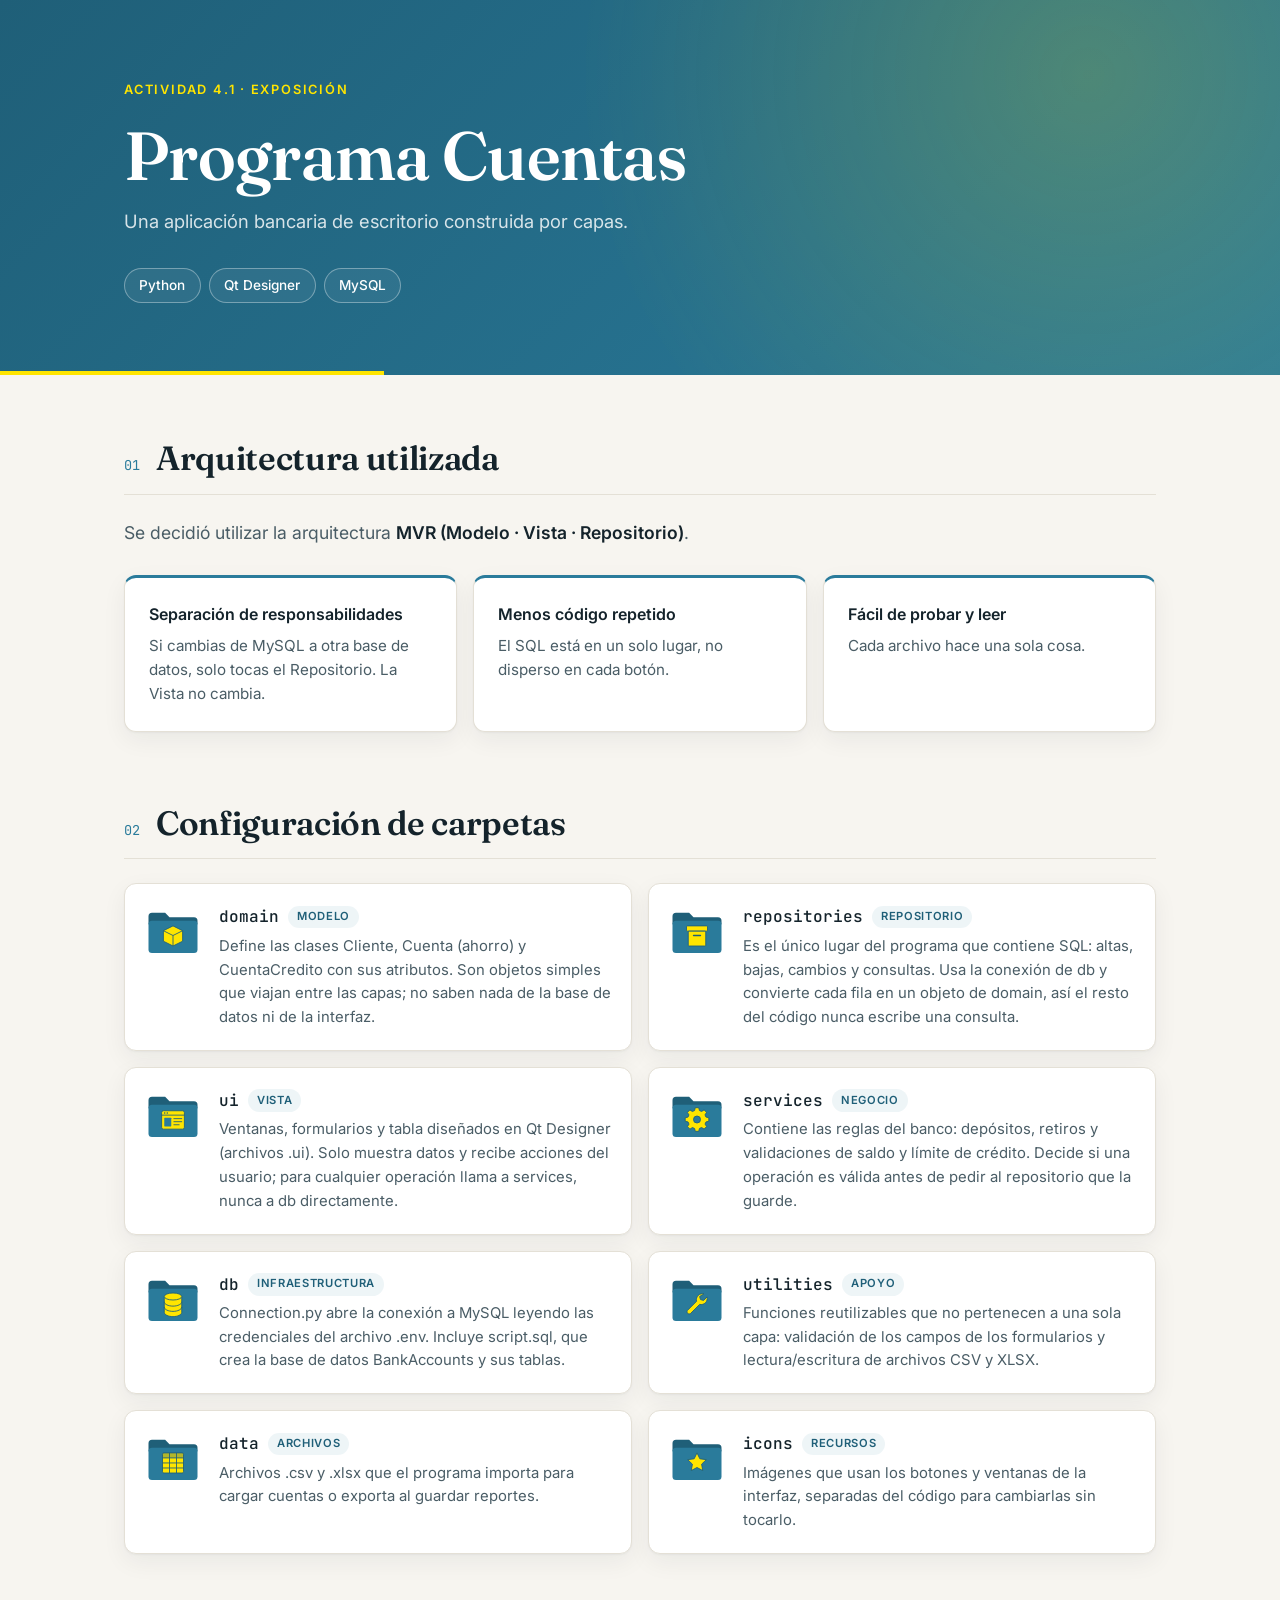
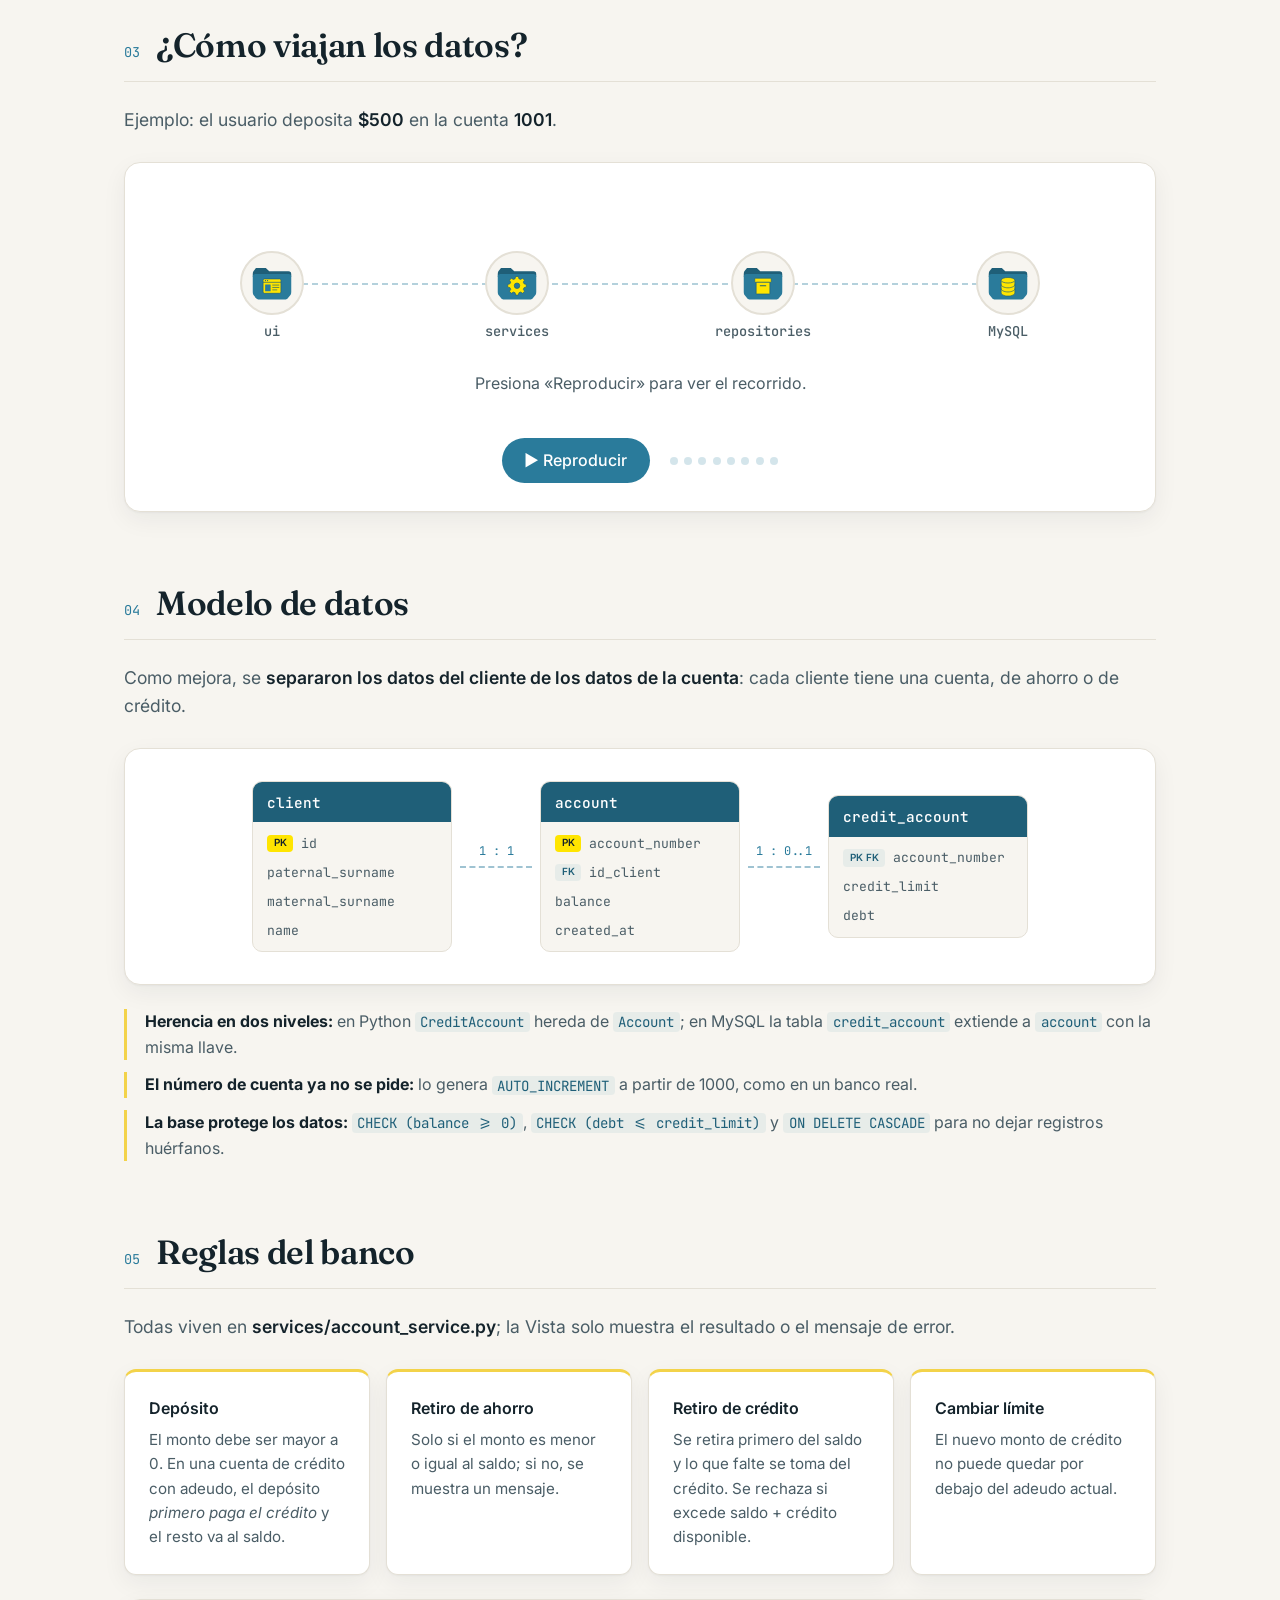
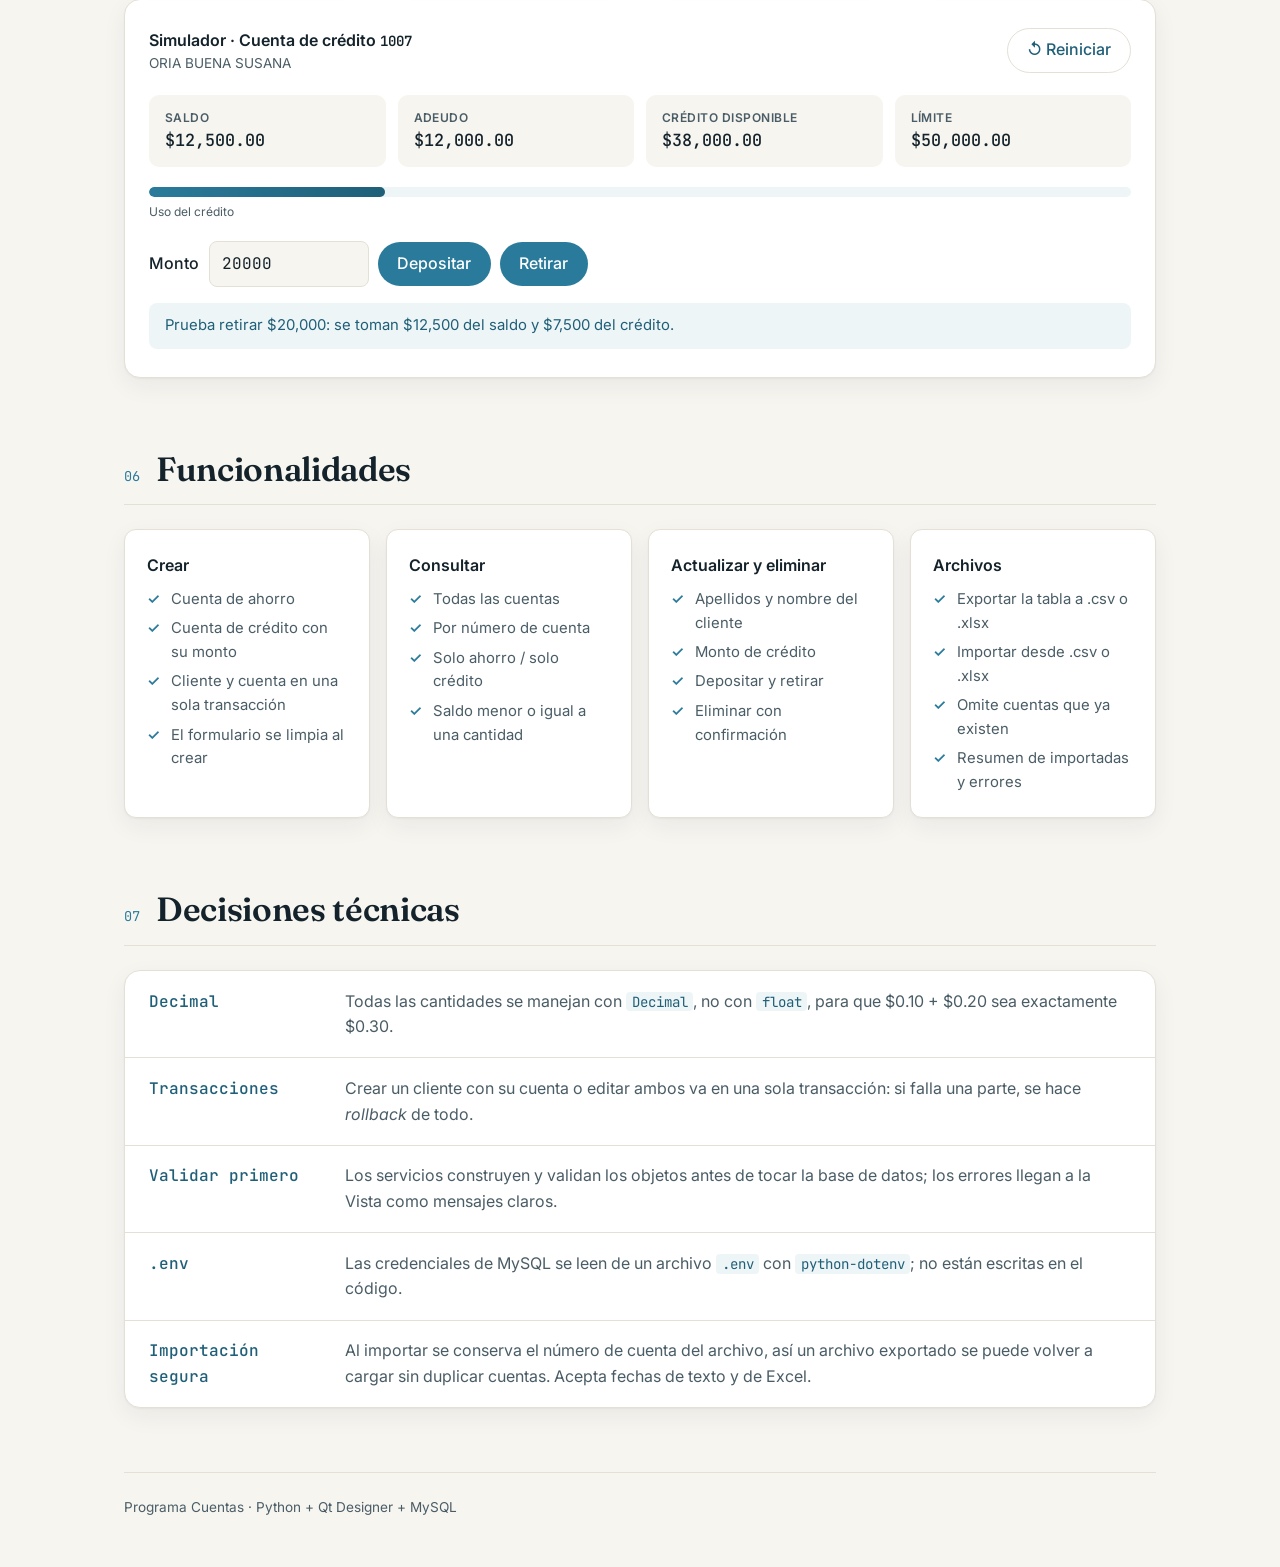
<file: msc_tec_prog_activities/Act_4_1/Docs/expo/index.html>
<!DOCTYPE html>
<html lang="es">
<head>
    <meta charset="UTF-8">
    <meta name="viewport" content="width=device-width, initial-scale=1.0">
    <link rel="preconnect" href="https://fonts.googleapis.com">
    <link rel="preconnect" href="https://fonts.gstatic.com" crossorigin>
    <link href="https://fonts.googleapis.com/css2?family=Fraunces:opsz,wght@9..144,400;9..144,600&family=Inter:wght@400;500;600&family=JetBrains+Mono:wght@400;500&display=swap" rel="stylesheet">
    <link rel="stylesheet" href="styles.css">
    <title>Programa Cuentas</title>
</head>
<body>
    <header class="expo_title">
        <div class="wrap">
            <p class="eyebrow">Actividad 4.1 · Exposición</p>
            <h1>Programa Cuentas</h1>
            <p class="subtitle">Una aplicación bancaria de escritorio construida por capas.</p>
            <ul class="stack">
                <li>Python</li>
                <li>Qt Designer</li>
                <li>MySQL</li>
            </ul>
        </div>
    </header>

    <main class="expo_content wrap">
        <section class="section">
            <header class="section_head">
                <span class="section_num">01</span>
                <h2>Arquitectura utilizada</h2>
            </header>
            <p class="lead">
                Se decidió utilizar la arquitectura
                <strong>MVR (Modelo · Vista · Repositorio)</strong>.
            </p>
            <ul class="benefits">
                <li>
                    <h4>Separación de responsabilidades</h4>
                    <p>Si cambias de MySQL a otra base de datos, solo tocas el Repositorio. La Vista no cambia.</p>
                </li>
                <li>
                    <h4>Menos código repetido</h4>
                    <p>El SQL está en un solo lugar, no disperso en cada botón.</p>
                </li>
                <li>
                    <h4>Fácil de probar y leer</h4>
                    <p>Cada archivo hace una sola cosa.</p>
                </li>
            </ul>
        </section>

        <section class="section">
            <header class="section_head">
                <span class="section_num">02</span>
                <h2>Configuración de carpetas</h2>
            </header>
            <ul class="folder_list">
                <li class="folder_item">
                    <img src="img/folder_domain.svg" alt="Carpeta domain" width="56" height="56"/>
                    <div>
                        <p class="folder_name">domain <span class="tag">Modelo</span></p>
                        <p>Define las clases Cliente, Cuenta (ahorro) y CuentaCredito con sus atributos. Son objetos simples que viajan entre las capas; no saben nada de la base de datos ni de la interfaz.</p>
                    </div>
                </li>
                <li class="folder_item">
                    <img src="img/folder_repositories.svg" alt="Carpeta repositories" width="56" height="56"/>
                    <div>
                        <p class="folder_name">repositories <span class="tag">Repositorio</span></p>
                        <p>Es el único lugar del programa que contiene SQL: altas, bajas, cambios y consultas. Usa la conexión de db y convierte cada fila en un objeto de domain, así el resto del código nunca escribe una consulta.</p>
                    </div>
                </li>
                <li class="folder_item">
                    <img src="img/folder_ui.svg" alt="Carpeta ui" width="56" height="56"/>
                    <div>
                        <p class="folder_name">ui <span class="tag">Vista</span></p>
                        <p>Ventanas, formularios y tabla diseñados en Qt Designer (archivos .ui). Solo muestra datos y recibe acciones del usuario; para cualquier operación llama a services, nunca a db directamente.</p>
                    </div>
                </li>
                <li class="folder_item">
                    <img src="img/folder_services.svg" alt="Carpeta services" width="56" height="56"/>
                    <div>
                        <p class="folder_name">services <span class="tag">Negocio</span></p>
                        <p>Contiene las reglas del banco: depósitos, retiros y validaciones de saldo y límite de crédito. Decide si una operación es válida antes de pedir al repositorio que la guarde.</p>
                    </div>
                </li>
                <li class="folder_item">
                    <img src="img/folder_db.svg" alt="Carpeta db" width="56" height="56"/>
                    <div>
                        <p class="folder_name">db <span class="tag">Infraestructura</span></p>
                        <p>Connection.py abre la conexión a MySQL leyendo las credenciales del archivo .env. Incluye script.sql, que crea la base de datos BankAccounts y sus tablas.</p>
                    </div>
                </li>
                <li class="folder_item">
                    <img src="img/folder_utilities.svg" alt="Carpeta utilities" width="56" height="56"/>
                    <div>
                        <p class="folder_name">utilities <span class="tag">Apoyo</span></p>
                        <p>Funciones reutilizables que no pertenecen a una sola capa: validación de los campos de los formularios y lectura/escritura de archivos CSV y XLSX.</p>
                    </div>
                </li>
                <li class="folder_item">
                    <img src="img/folder_data.svg" alt="Carpeta data" width="56" height="56"/>
                    <div>
                        <p class="folder_name">data <span class="tag">Archivos</span></p>
                        <p>Archivos .csv y .xlsx que el programa importa para cargar cuentas o exporta al guardar reportes.</p>
                    </div>
                </li>
                <li class="folder_item">
                    <img src="img/folder_icons.svg" alt="Carpeta icons" width="56" height="56"/>
                    <div>
                        <p class="folder_name">icons <span class="tag">Recursos</span></p>
                        <p>Imágenes que usan los botones y ventanas de la interfaz, separadas del código para cambiarlas sin tocarlo.</p>
                    </div>
                </li>
            </ul>
        </section>

        <section class="section">
            <header class="section_head">
                <span class="section_num">03</span>
                <h2>¿Cómo viajan los datos?</h2>
            </header>
            <p class="lead">Ejemplo: el usuario deposita <strong>$500</strong> en la cuenta <strong>1001</strong>.</p>
            <div class="flow">
                <div class="flow_track">
                    <div class="flow_station" data-station="0">
                        <img src="img/folder_ui.svg" alt="ui" width="56" height="56"/>
                        <span>ui</span>
                    </div>
                    <div class="flow_station" data-station="1">
                        <img src="img/folder_services.svg" alt="services" width="56" height="56"/>
                        <span>services</span>
                    </div>
                    <div class="flow_station" data-station="2">
                        <img src="img/folder_repositories.svg" alt="repositories" width="56" height="56"/>
                        <span>repositories</span>
                    </div>
                    <div class="flow_station" data-station="3">
                        <img src="img/folder_db.svg" alt="db" width="56" height="56"/>
                        <span>MySQL</span>
                    </div>
                    <div class="flow_packet" id="flowPacket">depositar(1001, 500)</div>
                </div>
                <p class="flow_caption" id="flowCaption">Presiona «Reproducir» para ver el recorrido.</p>
                <div class="flow_controls">
                    <button type="button" id="flowPlay">▶ Reproducir</button>
                    <span class="flow_steps" id="flowSteps"></span>
                </div>
            </div>
        </section>

        <section class="section">
            <header class="section_head">
                <span class="section_num">04</span>
                <h2>Modelo de datos</h2>
            </header>
            <p class="lead">
                Como mejora, se <strong>separaron los datos del cliente de los datos de la cuenta</strong>:
                cada cliente tiene una cuenta, de ahorro o de crédito.
            </p>
            <div class="erd">
                <div class="erd_table">
                    <p class="erd_name">client</p>
                    <ul>
                        <li><span class="key">PK</span>id</li>
                        <li>paternal_surname</li>
                        <li>maternal_surname</li>
                        <li>name</li>
                    </ul>
                </div>
                <div class="erd_link"><span>1 : 1</span></div>
                <div class="erd_table">
                    <p class="erd_name">account</p>
                    <ul>
                        <li><span class="key">PK</span>account_number</li>
                        <li><span class="key key_fk">FK</span>id_client</li>
                        <li>balance</li>
                        <li>created_at</li>
                    </ul>
                </div>
                <div class="erd_link"><span>1 : 0..1</span></div>
                <div class="erd_table">
                    <p class="erd_name">credit_account</p>
                    <ul>
                        <li><span class="key key_fk">PK FK</span>account_number</li>
                        <li>credit_limit</li>
                        <li>debt</li>
                    </ul>
                </div>
            </div>
            <ul class="notes">
                <li><strong>Herencia en dos niveles:</strong> en Python <code>CreditAccount</code> hereda de <code>Account</code>; en MySQL la tabla <code>credit_account</code> extiende a <code>account</code> con la misma llave.</li>
                <li><strong>El número de cuenta ya no se pide:</strong> lo genera <code>AUTO_INCREMENT</code> a partir de 1000, como en un banco real.</li>
                <li><strong>La base protege los datos:</strong> <code>CHECK (balance &gt;= 0)</code>, <code>CHECK (debt &lt;= credit_limit)</code> y <code>ON DELETE CASCADE</code> para no dejar registros huérfanos.</li>
            </ul>
        </section>

        <section class="section">
            <header class="section_head">
                <span class="section_num">05</span>
                <h2>Reglas del banco</h2>
            </header>
            <p class="lead">Todas viven en <strong>services/account_service.py</strong>; la Vista solo muestra el resultado o el mensaje de error.</p>
            <ul class="benefits rules">
                <li>
                    <h4>Depósito</h4>
                    <p>El monto debe ser mayor a 0. En una cuenta de crédito con adeudo, el depósito <em>primero paga el crédito</em> y el resto va al saldo.</p>
                </li>
                <li>
                    <h4>Retiro de ahorro</h4>
                    <p>Solo si el monto es menor o igual al saldo; si no, se muestra un mensaje.</p>
                </li>
                <li>
                    <h4>Retiro de crédito</h4>
                    <p>Se retira primero del saldo y lo que falte se toma del crédito. Se rechaza si excede saldo + crédito disponible.</p>
                </li>
                <li>
                    <h4>Cambiar límite</h4>
                    <p>El nuevo monto de crédito no puede quedar por debajo del adeudo actual.</p>
                </li>
            </ul>

            <div class="sim">
                <div class="sim_head">
                    <div>
                        <p class="sim_title">Simulador · Cuenta de crédito <span class="mono">1007</span></p>
                        <p class="sim_owner">ORIA BUENA SUSANA</p>
                    </div>
                    <button type="button" class="sim_reset" id="simReset">↺ Reiniciar</button>
                </div>
                <div class="sim_stats">
                    <div><span>Saldo</span><strong id="simBalance"></strong></div>
                    <div><span>Adeudo</span><strong id="simDebt"></strong></div>
                    <div><span>Crédito disponible</span><strong id="simAvailable"></strong></div>
                    <div><span>Límite</span><strong id="simLimit"></strong></div>
                </div>
                <div class="sim_bar" aria-hidden="true"><i id="simBarFill"></i></div>
                <p class="sim_bar_label">Uso del crédito</p>
                <form class="sim_form" id="simForm">
                    <label for="simAmount">Monto</label>
                    <input type="number" id="simAmount" min="0" step="0.01" value="20000" required>
                    <button type="submit" data-op="deposit">Depositar</button>
                    <button type="submit" data-op="withdraw">Retirar</button>
                </form>
                <p class="sim_msg" id="simMsg">Prueba retirar $20,000: se toman $12,500 del saldo y $7,500 del crédito.</p>
            </div>
        </section>

        <section class="section">
            <header class="section_head">
                <span class="section_num">06</span>
                <h2>Funcionalidades</h2>
            </header>
            <div class="features">
                <div class="feature">
                    <h4>Crear</h4>
                    <ul>
                        <li>Cuenta de ahorro</li>
                        <li>Cuenta de crédito con su monto</li>
                        <li>Cliente y cuenta en una sola transacción</li>
                        <li>El formulario se limpia al crear</li>
                    </ul>
                </div>
                <div class="feature">
                    <h4>Consultar</h4>
                    <ul>
                        <li>Todas las cuentas</li>
                        <li>Por número de cuenta</li>
                        <li>Solo ahorro / solo crédito</li>
                        <li>Saldo menor o igual a una cantidad</li>
                    </ul>
                </div>
                <div class="feature">
                    <h4>Actualizar y eliminar</h4>
                    <ul>
                        <li>Apellidos y nombre del cliente</li>
                        <li>Monto de crédito</li>
                        <li>Depositar y retirar</li>
                        <li>Eliminar con confirmación</li>
                    </ul>
                </div>
                <div class="feature">
                    <h4>Archivos</h4>
                    <ul>
                        <li>Exportar la tabla a .csv o .xlsx</li>
                        <li>Importar desde .csv o .xlsx</li>
                        <li>Omite cuentas que ya existen</li>
                        <li>Resumen de importadas y errores</li>
                    </ul>
                </div>
            </div>
        </section>

        <section class="section">
            <header class="section_head">
                <span class="section_num">07</span>
                <h2>Decisiones técnicas</h2>
            </header>
            <ul class="decisions">
                <li>
                    <span class="decision_key">Decimal</span>
                    <p>Todas las cantidades se manejan con <code>Decimal</code>, no con <code>float</code>, para que $0.10 + $0.20 sea exactamente $0.30.</p>
                </li>
                <li>
                    <span class="decision_key">Transacciones</span>
                    <p>Crear un cliente con su cuenta o editar ambos va en una sola transacción: si falla una parte, se hace <em>rollback</em> de todo.</p>
                </li>
                <li>
                    <span class="decision_key">Validar primero</span>
                    <p>Los servicios construyen y validan los objetos antes de tocar la base de datos; los errores llegan a la Vista como mensajes claros.</p>
                </li>
                <li>
                    <span class="decision_key">.env</span>
                    <p>Las credenciales de MySQL se leen de un archivo <code>.env</code> con <code>python-dotenv</code>; no están escritas en el código.</p>
                </li>
                <li>
                    <span class="decision_key">Importación segura</span>
                    <p>Al importar se conserva el número de cuenta del archivo, así un archivo exportado se puede volver a cargar sin duplicar cuentas. Acepta fechas de texto y de Excel.</p>
                </li>
            </ul>
        </section>
    </main>

    <footer class="expo_footer wrap">
        <p>Programa Cuentas · Python + Qt Designer + MySQL</p>
    </footer>

    <script>
        (function () {
            // Cada paso: estación destino, texto del paquete, si va de regreso y explicación.
            const steps = [
                { at: 0, label: "deposit(1001, 500)", back: false,
                  text: "ui: el usuario selecciona la cuenta y presiona «Depositar». La Vista solo recoge los datos." },
                { at: 1, label: "deposit(1001, 500)", back: false,
                  text: "services: valida la regla de negocio — el monto debe ser mayor a 0 — y pide la cuenta." },
                { at: 2, label: "get_by_account_number(1001)", back: false,
                  text: "repositories: arma la consulta SELECT; es el único lugar con SQL." },
                { at: 3, label: "SELECT … WHERE account_number = 1001", back: false,
                  text: "db: MySQL ejecuta la consulta usando la conexión de connection.py." },
                { at: 2, label: "fila → Account(1001, $850.50)", back: true,
                  text: "repositories: convierte la fila de la tabla en un objeto Account de domain." },
                { at: 1, label: "saldo = 850.50 + 500", back: false,
                  text: "services: calcula el nuevo saldo con Decimal y llama a repository.update(account)." },
                { at: 3, label: "UPDATE account SET balance = 1350.50", back: false,
                  text: "db: MySQL guarda el nuevo saldo." },
                { at: 0, label: "Saldo: $1,350.50 ✓", back: true,
                  text: "ui: muestra el nuevo saldo en la tabla. La Vista nunca tocó la base de datos." }
            ];

            const packet = document.getElementById("flowPacket");
            const caption = document.getElementById("flowCaption");
            const playBtn = document.getElementById("flowPlay");
            const stepsEl = document.getElementById("flowSteps");
            const stations = document.querySelectorAll(".flow_station");
            let timer = null;

            stepsEl.innerHTML = steps.map(() => "<i></i>").join("");
            const dots = stepsEl.querySelectorAll("i");

            function placePacket(index) {
                const st = stations[index];
                const center = st.offsetLeft + st.offsetWidth / 2;
                packet.style.left = center + "px";
            }

            function show(i) {
                const s = steps[i];
                placePacket(s.at);
                packet.textContent = s.label;
                packet.classList.toggle("is_back", s.back);
                caption.textContent = s.text;
                stations.forEach((st, k) => st.classList.toggle("is_active", k === s.at));
                dots.forEach((d, k) => d.classList.toggle("is_done", k <= i));
            }

            function play() {
                clearTimeout(timer);
                playBtn.disabled = true;
                packet.classList.add("is_visible");
                let i = 0;
                (function next() {
                    show(i);
                    i++;
                    if (i < steps.length) {
                        timer = setTimeout(next, 2400);
                    } else {
                        playBtn.disabled = false;
                        playBtn.textContent = "↺ Repetir";
                    }
                })();
            }

            playBtn.addEventListener("click", play);
            window.addEventListener("resize", () => {
                const active = document.querySelector(".flow_station.is_active");
                if (active) placePacket(Number(active.dataset.station));
            });
            placePacket(0);
        })();

        (function () {
            // Misma lógica que AccountService.deposit / withdraw, trabajando en centavos.
            const initial = { balance: 1250000, debt: 1200000, limit: 5000000 };
            let acc = { ...initial };

            const form = document.getElementById("simForm");
            const amountInput = document.getElementById("simAmount");
            const msg = document.getElementById("simMsg");
            const fmt = c => "$" + (c / 100).toLocaleString("es-MX", { minimumFractionDigits: 2, maximumFractionDigits: 2 });

            function render() {
                document.getElementById("simBalance").textContent = fmt(acc.balance);
                document.getElementById("simDebt").textContent = fmt(acc.debt);
                document.getElementById("simAvailable").textContent = fmt(acc.limit - acc.debt);
                document.getElementById("simLimit").textContent = fmt(acc.limit);
                document.getElementById("simBarFill").style.width = (acc.debt / acc.limit * 100) + "%";
            }

            function say(text, isError) {
                msg.textContent = text;
                msg.classList.toggle("is_error", isError);
            }

            function deposit(amount) {
                const payment = Math.min(acc.debt, amount);
                acc.debt -= payment;
                acc.balance += amount - payment;
                say(payment > 0
                    ? `Se pagaron ${fmt(payment)} del adeudo y ${fmt(amount - payment)} fueron al saldo.`
                    : `Sin adeudo: los ${fmt(amount)} van completos al saldo.`, false);
            }

            function withdraw(amount) {
                const available = acc.limit - acc.debt;
                if (amount > acc.balance + available) {
                    say("El monto a retirar excede el saldo más el crédito disponible.", true);
                    return;
                }
                const fromBalance = Math.min(acc.balance, amount);
                acc.balance -= fromBalance;
                acc.debt += amount - fromBalance;
                say(`Se tomaron ${fmt(fromBalance)} del saldo y ${fmt(amount - fromBalance)} del crédito.`, false);
            }

            form.addEventListener("submit", e => {
                e.preventDefault();
                const amount = Math.round(Number(amountInput.value) * 100);
                if (!(amount > 0)) {
                    say("El monto debe ser mayor a 0.", true);
                    return;
                }
                (e.submitter && e.submitter.dataset.op === "deposit" ? deposit : withdraw)(amount);
                render();
            });

            document.getElementById("simReset").addEventListener("click", () => {
                acc = { ...initial };
                say("Cuenta reiniciada a sus valores del script.sql.", false);
                render();
            });

            render();
        })();
    </script>
</body>

</html>
</file>
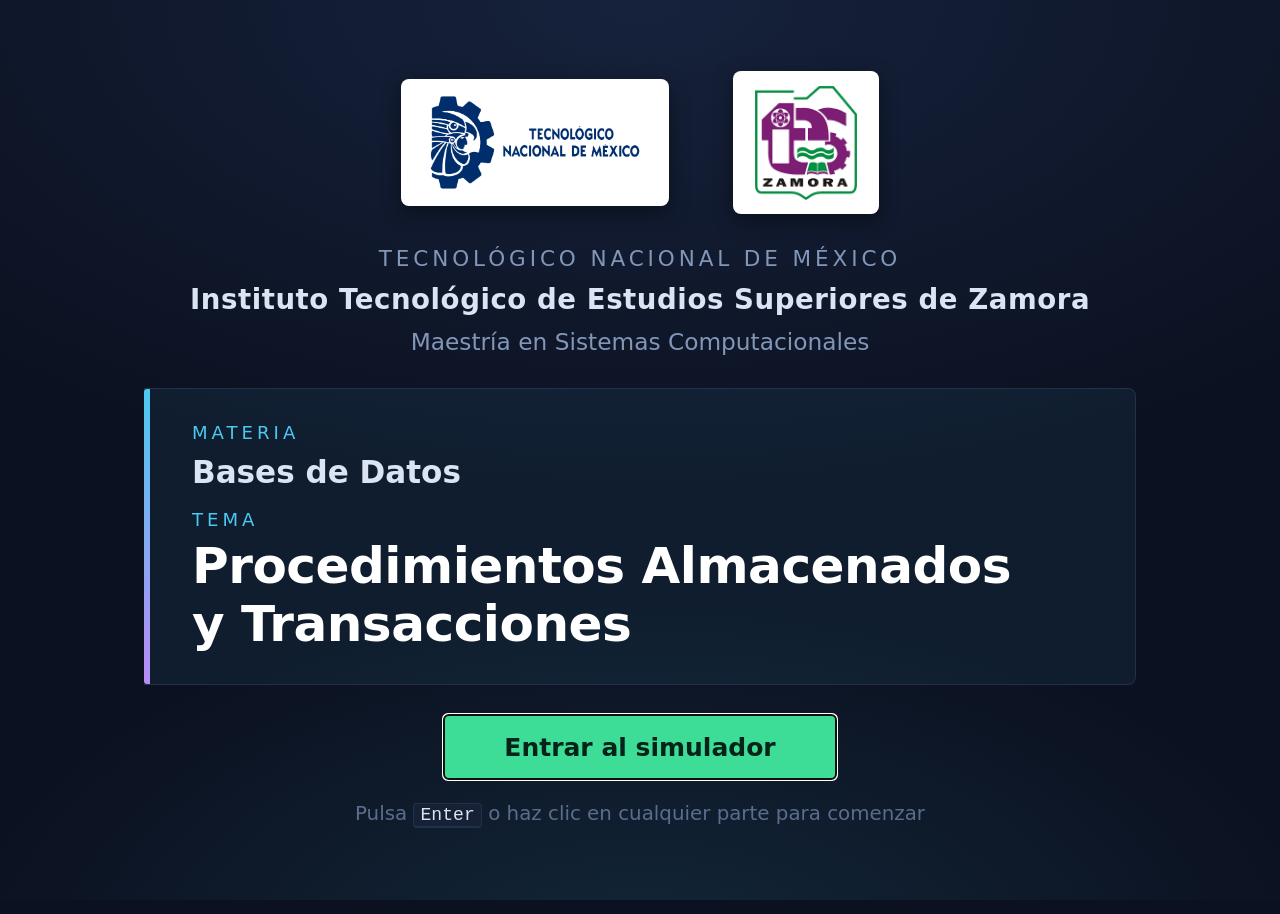
<file: msn_bases_de_datos/Actividad 3/msc_bd_2026_Act3_Expo_SQL/msc_bd_2026_Act3_Expo_SQL/StoreProceduresExpoApp/index.html>
<!DOCTYPE html>
<html lang="es">
<head>
<meta charset="UTF-8">
<meta name="viewport" content="width=device-width, initial-scale=1">
<title>SQL Sandbox — Procedimientos Almacenados y Transacciones</title>
<link rel="stylesheet" href="css/base.css">
<link rel="stylesheet" href="css/layout.css">
<link rel="stylesheet" href="css/components.css">
<link rel="stylesheet" href="css/animations.css">
<link rel="stylesheet" href="css/theory.css">
<link rel="stylesheet" href="css/portada.css">
</head>
<body>

<!-- ── Portada: primera pantalla, se retira al entrar ─────────────── -->
<div class="portada" id="portada">
  <div class="portada__hoja">

    <div class="portada__logos">
      <div class="portada__placa">
        <img class="portada__logo portada__logo--tecnm" src="img/logo-tecnm.png"
             alt="Tecnol&oacute;gico Nacional de M&eacute;xico">
      </div>
      <div class="portada__placa">
        <img class="portada__logo portada__logo--itesz" src="img/logo-itesz.png"
             alt="Instituto Tecnol&oacute;gico de Estudios Superiores de Zamora">
      </div>
    </div>

    <div class="portada__institucion">
      <p class="portada__sistema">Tecnol&oacute;gico Nacional de M&eacute;xico</p>
      <h1 class="portada__escuela">Instituto Tecnol&oacute;gico de Estudios Superiores de Zamora</h1>
      <p class="portada__programa">Maestr&iacute;a en Sistemas Computacionales</p>
    </div>

    <div class="portada__datos">
      <div>
        <p class="portada__campo">Materia</p>
        <p class="portada__materia">Bases de Datos</p>
      </div>
      <div>
        <p class="portada__campo">Tema</p>
        <h2 class="portada__tema">Procedimientos Almacenados y Transacciones</h2>
      </div>
    </div>

    <div class="portada__pie">
      <button class="btn btn--primario portada__entrar" id="btn-entrar">Entrar al simulador</button>
      <p class="portada__nota">Pulsa <kbd>Enter</kbd> o haz clic en cualquier parte para comenzar</p>
    </div>

  </div>
</div>

<header class="cabecera">
  <div class="cabecera__marca">
    <span class="cabecera__logo">&#9679;</span>
    <button class="cabecera__titulo" id="btn-portada" type="button" title="Volver a la portada">SQL Sandbox</button>
    <span class="cabecera__sub">Procedimientos Almacenados y Transacciones &mdash; MySQL</span>
  </div>
  <nav class="pasos" id="pasos" aria-label="Progreso de niveles"></nav>
  <div class="cabecera__acciones">
    <button class="btn btn--secundario" id="btn-teoria" title="Teor&iacute;a de este nivel (T)">
      Teor&iacute;a
    </button>
    <button class="btn btn--fantasma" id="btn-ayuda" title="Ayuda y atajos">?</button>
  </div>
</header>

<main class="tablero">

  <!-- ── Columna 1: caja de herramientas ─────────────────────────── -->
  <section class="panel panel--toolbox">
    <h2 class="panel__titulo">Bloques SQL</h2>
    <p class="panel__ayuda">Arrastra los bloques al editor, o haz clic para insertarlos.</p>
    <div class="toolbox" id="toolbox"></div>
  </section>

  <!-- ── Columna 2: editor de script ─────────────────────────────── -->
  <section class="panel panel--editor">
    <h2 class="panel__titulo">
      Editor de script
      <span class="panel__etiqueta">zona de arrastre</span>
      <span class="panel__herramientas">
        <button class="icono" id="btn-limpiar" title="Vaciar el editor">&#128465;</button>
      </span>
    </h2>
    <div class="editor" id="editor">
      <ol class="editor__lineas" id="editor-lineas"></ol>
      <div class="editor__vacio" id="editor-vacio">
        Suelta aquí tus bloques para construir el script.
      </div>
    </div>
    <div class="editor__barra">
      <button class="btn btn--secundario" id="btn-verificar" title="Revisar la sintaxis sin ejecutar">Verificar</button>
      <button class="btn btn--fantasma" id="btn-reiniciar" title="Restaurar los datos originales">Reiniciar BD</button>
      <button class="btn btn--primario" id="btn-ejecutar">Ejecutar</button>
    </div>
    <div class="reproduccion">
      <label class="reproduccion__grupo">
        Velocidad
        <select id="sel-velocidad">
          <option value="1" selected>1x</option>
          <option value="2">2x</option>
          <option value="0">Instant.</option>
        </select>
      </label>
      <label class="reproduccion__grupo reproduccion__check">
        <input type="checkbox" id="chk-paso"> Paso a paso
      </label>
      <button class="btn btn--mini" id="btn-paso" disabled>Paso &rsaquo;</button>
    </div>
  </section>

  <!-- ── Columna 3: estado de la base de datos ───────────────────── -->
  <section class="panel panel--estado">
    <h2 class="panel__titulo">
      Base de datos
      <span class="insignia insignia--tx oculto" id="insignia-tx">TRANSACCI&Oacute;N ABIERTA</span>
    </h2>
    <div class="tablas" id="tablas"></div>
  </section>

  <!-- ── Columna 4: consola ──────────────────────────────────────── -->
  <section class="panel panel--consola">
    <h2 class="panel__titulo">
      Consola
      <span class="led" id="led-consola"></span>
    </h2>
    <div class="consola" id="consola"></div>
  </section>

</main>

<!-- ── Barra inferior: narrativa y reto del nivel ─────────────────── -->
<footer class="reto" id="reto">

  <!-- Desplegable: se desliza hacia arriba desde detras de la barra y
       muestra el enunciado completo en grande, para leerlo de lejos. -->
  <div class="reto__panel" id="reto-panel">
    <p class="reto__panel-sub">Objetivo de este nivel</p>
    <p class="reto__objetivo" id="reto-objetivo"></p>
  </div>

  <div class="reto__barra">
    <!-- Toda la franja de texto es el disparador. Ojo: dentro de un <button>
         solo cabe contenido de frase, por eso el titulo es un <span>. -->
    <button class="reto__toggle" id="btn-reto" aria-expanded="false" aria-controls="reto-panel"
            title="Ver el objetivo completo (Esc para cerrar)">
      <span class="reto__chevron" aria-hidden="true">&#9650;</span>
      <span class="reto__texto">
        <span class="reto__titulo" id="reto-titulo">Cargando&hellip;</span>
        <span class="reto__desc" id="reto-desc"></span>
      </span>
    </button>
    <div class="reto__acciones">
      <button class="btn btn--fantasma" id="btn-pista">Pista</button>
      <button class="btn btn--secundario" id="btn-anterior">&lsaquo; Anterior</button>
      <button class="btn btn--primario" id="btn-siguiente">Siguiente &rsaquo;</button>
    </div>
  </div>
</footer>

<!-- ── Pantalla de teoría ─────────────────────────────────────────── -->
<div class="teoria oculto" id="teoria">
  <article class="teoria__caja" id="teoria-caja"></article>
</div>

<!-- ── Modal de ayuda ─────────────────────────────────────────────── -->
<div class="modal oculto" id="modal-ayuda">
  <div class="modal__caja">
    <h3>C&oacute;mo usar el simulador</h3>
    <ul>
      <li>Arrastra bloques desde la izquierda al editor central, o haz clic en ellos.</li>
      <li>Los <span class="hueco hueco--demo">huecos</span> de cada bloque se rellenan con un clic.</li>
      <li><strong>Verificar sintaxis</strong> revisa el script sin ejecutarlo.</li>
      <li><strong>Ejecutar script</strong> lo corre y anima los cambios en las tablas.</li>
    </ul>
    <h4>Atajos</h4>
    <ul class="atajos">
      <li><kbd>T</kbd> Teor&iacute;a de este nivel</li>
      <li><kbd>Espacio</kbd> Ejecutar</li>
      <li><kbd>&rarr;</kbd> Siguiente nivel</li>
      <li><kbd>&larr;</kbd> Nivel anterior</li>
      <li><kbd>R</kbd> Reiniciar la base de datos</li>
      <li><kbd>Esc</kbd> Cerrar esta ventana</li>
    </ul>
    <button class="btn btn--primario" id="btn-cerrar-ayuda">Entendido</button>
  </div>
</div>

<!-- Motor: sin módulos ES, para que funcione abriendo el archivo directamente -->
<script src="js/data/schema.js"></script>
<script src="js/engine/database.js"></script>
<script src="js/engine/lexer.js"></script>
<script src="js/engine/parser.js"></script>
<script src="js/engine/interpreter.js"></script>
<!-- Datos de la interfaz -->
<script src="js/data/blocks.js"></script>
<script src="js/data/levels.js"></script>
<script src="js/data/theory.js"></script>
<!-- Interfaz -->
<script src="js/ui/console.js"></script>
<script src="js/ui/tables.js"></script>
<script src="js/ui/editor.js"></script>
<script src="js/ui/dragdrop.js"></script>
<script src="js/ui/theory.js"></script>
<script src="js/ui/levels.js"></script>
<script src="js/app.js"></script>
</body>
</html>
</file>
<file: msn_bases_de_datos/expo final/css/styles.css>
/* ============================================================
   Tema MySQL en modo oscuro
   Azul MySQL #00758F · Azul profundo #00546B · Naranja #F29111
   ============================================================ */
:root {
  --bg:          #07131a;
  --bg-2:        #0b1d27;
  --superficie:  rgba(16, 40, 53, .72);
  --borde:       rgba(79, 179, 207, .18);
  --borde-fuerte:rgba(79, 179, 207, .45);

  --mysql-azul:  #00758F;
  --mysql-prof:  #00546B;
  --azul-claro:  #3fb8d6;   /* azul MySQL aclarado para contraste en oscuro */
  --naranja:     #F29111;
  --naranja-cl:  #ffb04d;
  --verde:       #4ade80;
  --rojo:        #f87171;

  --texto:       #e6f1f5;
  --texto-2:     #9db7c2;
  --texto-3:     #6a8794;

  --fuente:      "Inter", system-ui, "Segoe UI", sans-serif;
  --mono:        "JetBrains Mono", Consolas, monospace;
  --ease:        cubic-bezier(.22, 1, .36, 1);
}

* { box-sizing: border-box; margin: 0; padding: 0; }

html, body {
  height: 100%;
  overflow: hidden;
  background: radial-gradient(ellipse at 50% 0%, var(--bg-2), var(--bg) 70%);
  color: var(--texto);
  font-family: var(--fuente);
  -webkit-font-smoothing: antialiased;
}

code, kbd { font-family: var(--mono); }
code {
  color: var(--naranja-cl);
  background: rgba(242, 145, 17, .1);
  padding: .1em .4em;
  border-radius: 4px;
  font-size: .92em;
}
kbd {
  display: inline-block;
  padding: .1em .5em;
  border: 1px solid var(--borde-fuerte);
  border-bottom-width: 2px;
  border-radius: 5px;
  font-size: .85em;
  color: var(--texto);
}

/* ── Fondo ─────────────────────────────────────────────── */
#fondo {
  position: fixed; inset: 0;
  width: 100%; height: 100%;
  z-index: 0;
}
.resplandor {
  position: fixed;
  border-radius: 50%;
  filter: blur(90px);
  pointer-events: none;
  z-index: 0;
  animation: flotar 18s ease-in-out infinite alternate;
}
.resplandor--azul {
  width: 46vw; height: 46vw;
  top: -14vw; left: -10vw;
  background: rgba(0, 117, 143, .28);
}
.resplandor--naranja {
  width: 32vw; height: 32vw;
  bottom: -12vw; right: -8vw;
  background: rgba(242, 145, 17, .14);
  animation-delay: -9s;
}
@keyframes flotar {
  to { transform: translate(4vw, 3vw) scale(1.12); }
}

/* ── Deck y diapositivas ───────────────────────────────── */
.deck {
  position: relative;
  z-index: 1;
  height: 100%;
}
.slide {
  position: absolute; inset: 0;
  display: flex;
  flex-direction: column;
  align-items: center;
  justify-content: center;
  padding: 4vh 6vw 9vh;
  opacity: 0;
  visibility: hidden;
  transform: scale(1.03);
  transition: opacity .7s var(--ease), transform .9s var(--ease), visibility 0s .7s;
}
.slide.activa {
  opacity: 1;
  visibility: visible;
  transform: none;
  transition: opacity .7s var(--ease), transform .9s var(--ease), visibility 0s;
}
.slide.saliendo-izq { transform: translateX(-4vw) scale(.97); }
.slide.saliendo-der { transform: translateX(4vw) scale(.97); }

/* Elementos que entran escalonados: --d es el orden */
.anim {
  opacity: 0;
  transform: translateY(24px);
  filter: blur(6px);
}
.slide.activa .anim {
  animation: entrar .9s var(--ease) forwards;
  animation-delay: calc(var(--d, 0) * 120ms + 200ms);
}
@keyframes entrar {
  to { opacity: 1; transform: none; filter: blur(0); }
}

.sobretitulo {
  font-family: var(--mono);
  font-size: clamp(.7rem, 1vw, .85rem);
  letter-spacing: .25em;
  text-transform: uppercase;
  color: var(--azul-claro);
}

/* ════════════════ PORTADA ════════════════ */
.portada {
  width: min(1100px, 100%);
  display: flex;
  flex-direction: column;
  align-items: center;
  text-align: center;
  gap: clamp(.8rem, 2.2vh, 1.6rem);
}

.portada__logos {
  display: flex;
  gap: 1.2rem;
  align-items: center;
}
.placa {
  background: #fff;
  border-radius: 14px;
  padding: .7rem 1.1rem;
  height: clamp(64px, 10vh, 92px);
  display: flex;
  align-items: center;
  box-shadow: 0 0 0 1px var(--borde), 0 10px 40px rgba(0, 0, 0, .45);
  transition: transform .4s var(--ease), box-shadow .4s var(--ease);
}
.placa:hover {
  transform: translateY(-4px);
  box-shadow: 0 0 0 1px var(--azul-claro), 0 14px 50px rgba(0, 117, 143, .35);
}
.placa__img { height: 100%; width: auto; display: block; }

.portada__institucion { display: grid; gap: .35rem; }
.institucion {
  font-size: clamp(1rem, 1.8vw, 1.35rem);
  font-weight: 600;
}
.programa {
  font-size: clamp(.85rem, 1.3vw, 1rem);
  color: var(--texto-2);
}

.terminal {
  display: inline-flex;
  align-items: center;
  gap: .6rem;
  font-family: var(--mono);
  font-size: clamp(.8rem, 1.2vw, .95rem);
  padding: .55rem 1rem;
  border: 1px solid var(--borde);
  border-radius: 8px;
  background: rgba(3, 12, 17, .7);
  margin-top: .4rem;
}
.terminal__prompt { color: var(--naranja); }
.terminal__texto  { color: var(--azul-claro); min-height: 1em; }
.cursor {
  width: .55em; height: 1.1em;
  background: var(--azul-claro);
  margin-left: -.4rem;
  animation: parpadeo 1s steps(1) infinite;
}
@keyframes parpadeo { 50% { opacity: 0; } }

.titulo {
  font-size: clamp(2rem, 5.2vw, 4.2rem);
  font-weight: 800;
  line-height: 1.05;
  letter-spacing: -.03em;
  background: linear-gradient(180deg, #ffffff 30%, #a9d9e6);
  -webkit-background-clip: text;
  background-clip: text;
  color: transparent;
}
.titulo__acento {
  background: linear-gradient(90deg, var(--naranja), var(--naranja-cl), var(--naranja));
  background-size: 200% auto;
  -webkit-background-clip: text;
  background-clip: text;
  color: transparent;
  animation: brillo 4s linear infinite;
}
@keyframes brillo { to { background-position: 200% center; } }

.subtitulo {
  font-size: clamp(.9rem, 1.4vw, 1.1rem);
  color: var(--texto-2);
}

.portada__datos {
  display: grid;
  grid-template-columns: repeat(3, 1fr);
  width: 100%;
  margin-top: 1rem;
  border: 1px solid var(--borde);
  border-radius: 14px;
  background: var(--superficie);
  backdrop-filter: blur(10px);
  overflow: hidden;
}
.dato {
  display: grid;
  gap: .25rem;
  padding: 1rem 1.2rem;
  text-align: left;
  position: relative;
}
.dato + .dato { border-left: 1px solid var(--borde); }
.dato::before {
  content: "";
  position: absolute; left: 0; top: 0;
  height: 2px; width: 0;
  background: linear-gradient(90deg, var(--mysql-azul), var(--naranja));
  transition: width 1.2s var(--ease) 1.6s;
}
.slide.activa .dato::before { width: 100%; }
.dato__etiqueta {
  font-family: var(--mono);
  font-size: .7rem;
  letter-spacing: .18em;
  text-transform: uppercase;
  color: var(--naranja);
}
.dato__valor { font-weight: 600; font-size: clamp(.9rem, 1.3vw, 1.05rem); }
.dato__extra { font-size: .82rem; color: var(--texto-3); }

.pista {
  font-size: .8rem;
  color: var(--texto-3);
  margin-top: .5rem;
}

/* ════════════════ RUTA ════════════════ */
.slide--ruta { gap: clamp(1.5rem, 5vh, 3.5rem); }

.encabezado {
  width: min(980px, 100%);
  text-align: center;
  display: grid;
  gap: .9rem;
}
.encabezado__titulo {
  font-size: clamp(1.7rem, 3.8vw, 3rem);
  font-weight: 800;
  letter-spacing: -.025em;
  line-height: 1.1;
}
.encabezado__texto {
  font-size: clamp(.95rem, 1.35vw, 1.12rem);
  line-height: 1.65;
  color: var(--texto-2);
  max-width: 62ch;
  margin-inline: auto;
}
.encabezado__texto strong { color: var(--texto); font-weight: 600; }

.ruta {
  position: relative;
  width: min(1180px, 100%);
  display: grid;
  grid-template-columns: repeat(3, 1fr);
  gap: clamp(1rem, 2.4vw, 2rem);
}
.ruta__linea {
  position: absolute;
  top: 26px; left: 16%; right: 16%;
  width: 68%; height: 20px;
  overflow: visible;
}
.ruta__linea path {
  fill: none;
  stroke: var(--borde-fuerte);
  stroke-width: 2;
  stroke-dasharray: 6 8;
  vector-effect: non-scaling-stroke;
  stroke-dashoffset: 0;
  clip-path: inset(0 100% 0 0);
  transition: clip-path 1.4s var(--ease) .7s;
}
.slide.activa .ruta__linea path {
  clip-path: inset(0 0 0 0);
  animation: flujo 1.2s linear infinite;
}
@keyframes flujo { to { stroke-dashoffset: -28; } }

.tarjeta {
  position: relative;
  display: flex;
  flex-direction: column;
  align-items: flex-start;
  gap: .7rem;
  padding: 0 1.4rem 1.5rem;
  margin-top: 26px;
  border: 1px solid var(--borde);
  border-radius: 16px;
  background: var(--superficie);
  backdrop-filter: blur(10px);
  transition: transform .45s var(--ease), border-color .45s, box-shadow .45s;
}
.tarjeta:hover {
  transform: translateY(-6px);
  border-color: var(--borde-fuerte);
  box-shadow: 0 18px 50px rgba(0, 117, 143, .22);
}
.tarjeta__nodo {
  width: 52px; height: 52px;
  margin-top: -26px;
  border-radius: 50%;
  display: grid;
  place-items: center;
  background: linear-gradient(135deg, var(--mysql-azul), var(--mysql-prof));
  border: 2px solid var(--azul-claro);
  font-family: var(--mono);
  font-weight: 600;
  box-shadow: 0 0 0 6px var(--bg), 0 0 24px rgba(63, 184, 214, .5);
  position: relative;
}
.tarjeta__nodo::after {
  content: "";
  position: absolute; inset: -6px;
  border-radius: 50%;
  border: 2px solid var(--azul-claro);
  opacity: 0;
}
.slide.activa .tarjeta__nodo::after { animation: pulso 2.4s ease-out infinite; }
.tarjeta:nth-child(3) .tarjeta__nodo::after { animation-delay: .8s; }
.tarjeta:nth-child(4) .tarjeta__nodo::after { animation-delay: 1.6s; }
@keyframes pulso {
  0%   { opacity: .8; transform: scale(1); }
  100% { opacity: 0;  transform: scale(1.7); }
}
.tarjeta:hover .tarjeta__nodo {
  background: linear-gradient(135deg, var(--naranja), #c96f00);
  border-color: var(--naranja-cl);
}

.tarjeta__actividad {
  font-family: var(--mono);
  font-size: .72rem;
  letter-spacing: .18em;
  text-transform: uppercase;
  color: var(--naranja);
  margin-top: .4rem;
}
.tarjeta__titulo {
  font-size: clamp(1.05rem, 1.6vw, 1.3rem);
  font-weight: 700;
  line-height: 1.25;
}
.tarjeta__texto {
  font-size: .92rem;
  line-height: 1.55;
  color: var(--texto-2);
  flex: 1;
}
.chips { display: flex; flex-wrap: wrap; gap: .4rem; }
.chips span {
  font-family: var(--mono);
  font-size: .72rem;
  padding: .25rem .55rem;
  border-radius: 6px;
  color: var(--azul-claro);
  background: rgba(0, 117, 143, .16);
  border: 1px solid rgba(63, 184, 214, .25);
}

/* ════════════════ PORTADILLA DE TEMA ════════════════ */
.seccion {
  width: min(1100px, 100%);
  display: grid;
  grid-template-columns: auto 1fr;
  align-items: center;
  gap: clamp(1.5rem, 5vw, 4.5rem);
}
.seccion__num {
  font-family: var(--mono);
  font-weight: 600;
  font-size: clamp(5rem, 16vw, 13rem);
  line-height: .85;
  letter-spacing: -.06em;
  background: linear-gradient(180deg, var(--azul-claro), var(--mysql-prof));
  -webkit-background-clip: text;
  background-clip: text;
  color: transparent;
}
.seccion__texto { display: grid; gap: .9rem; }
.seccion__titulo {
  font-size: clamp(1.7rem, 3.6vw, 2.9rem);
  font-weight: 800;
  letter-spacing: -.025em;
  line-height: 1.1;
}
.seccion__desc {
  font-size: clamp(.95rem, 1.3vw, 1.1rem);
  line-height: 1.6;
  color: var(--texto-2);
  max-width: 56ch;
}
.seccion__lista {
  list-style: none;
  display: grid;
  grid-template-columns: repeat(auto-fill, minmax(240px, 1fr));
  gap: .45rem 1.2rem;
  margin-top: .6rem;
  padding-top: 1rem;
  border-top: 1px solid var(--borde);
}
.seccion__lista li {
  display: flex;
  gap: .7rem;
  align-items: baseline;
  font-size: .92rem;
  color: var(--texto-2);
}
.seccion__lista span {
  font-family: var(--mono);
  font-size: .78rem;
  color: var(--naranja);
  min-width: 2.2em;
}

/* ════════════════ PROCEDIMIENTOS A CREAR ════════════════ */
.slide--procs { gap: clamp(1.2rem, 3.5vh, 2.2rem); }
.encabezado--izq { width: min(1280px, 100%); text-align: left; gap: .6rem; }
.encabezado--izq .encabezado__texto { margin-inline: 0; max-width: 80ch; }

.procs {
  width: min(1280px, 100%);
  display: grid;
  grid-template-columns: 1fr 1fr .85fr;
  gap: clamp(.9rem, 1.8vw, 1.5rem);
  align-items: start;
}
.procs__grupo { --c: var(--azul-claro); display: grid; gap: .7rem; }
.procs__grupo--1 { --c: var(--verde); }
.procs__grupo--2 { --c: var(--naranja); }
.procs__cab {
  padding-left: .8rem;
  border-left: 3px solid var(--c);
  display: grid;
  gap: .2rem;
}
.procs__cab h3 {
  font-family: var(--mono);
  font-size: .78rem;
  letter-spacing: .18em;
  text-transform: uppercase;
  color: var(--c);
}
.procs__cab p { font-size: .85rem; color: var(--texto-2); line-height: 1.45; }
.procs__lista { list-style: none; display: grid; gap: .6rem; }

.proc {
  display: grid;
  gap: .35rem;
  padding: .8rem 1rem .9rem;
  border: 1px solid var(--borde);
  border-radius: 12px;
  background: var(--superficie);
  backdrop-filter: blur(10px);
  transition: border-color .35s, transform .35s var(--ease);
}
.proc:hover { border-color: var(--c); transform: translateY(-3px); }
.proc__cab { display: flex; flex-wrap: wrap; align-items: baseline; justify-content: space-between; gap: .1rem .6rem; }
.proc__nombre {
  font-size: clamp(.8rem, 1vw, .92rem);
  font-weight: 600;
  color: var(--texto);
  background: none;
  padding: 0;
  overflow-wrap: break-word;
  min-width: 0;
}
.proc__demo {
  flex: none;
  font-family: var(--mono);
  font-size: .68rem;
  color: var(--c);
  white-space: nowrap;
}
.proc__demo::before { content: "demo "; color: var(--texto-3); }
.proc__firma { font-family: var(--mono); font-size: .72rem; color: var(--texto-3); }
.proc__texto { font-size: .86rem; line-height: 1.5; color: var(--texto-2); }
.proc .chips span { font-size: .66rem; padding: .15rem .45rem; }

/* ════════════════ ROLES Y PERMISOS ════════════════ */
.leyenda {
  display: block;
  margin-top: .35rem;
  font-family: var(--mono);
  font-size: .74rem;
  color: var(--texto-3);
}
.leyenda b { color: var(--azul-claro); }
.roles {
  list-style: none;
  width: min(1380px, 100%);
  display: grid;
  grid-template-columns: repeat(5, minmax(0, 1fr));
  gap: clamp(.6rem, 1.2vw, 1rem);
  align-items: stretch;
}
.rol {
  --c: var(--azul-claro);
  display: flex;
  flex-direction: column;
  gap: .45rem;
  padding: .8rem .9rem .9rem;
  border: 1px solid var(--borde);
  border-top: 3px solid var(--c);
  border-radius: 12px;
  background: var(--superficie);
  backdrop-filter: blur(10px);
  transition: border-color .35s, transform .35s var(--ease);
}
.rol:hover { border-color: var(--c); transform: translateY(-3px); }
.rol--1 { --c: var(--verde); }
.rol--3 { --c: var(--texto); }
.rol--4 { --c: #c9a227; }   /* amarillo oscuro */
.rol--2 { --c: var(--naranja); }
.rol .proc__firma { overflow-wrap: anywhere; }
.perms {
  list-style: none;
  display: grid;
  gap: .3rem;
  padding-top: .5rem;
  border-top: 1px solid var(--borde);
  flex: 1;
  align-content: start;
}
.perms li { display: grid; gap: .05rem; }
.perm__obj { font-family: var(--mono); font-size: .68rem; color: var(--texto-3); overflow-wrap: anywhere; }
.perm__val { font-family: var(--mono); font-size: .76rem; font-weight: 600; color: var(--c); overflow-wrap: anywhere; }
.perm--exec .perm__val { font-weight: 400; font-size: .64rem; line-height: 1.5; color: var(--texto-2); }
.rol__negado {
  display: flex;
  flex-wrap: wrap;
  gap: .25rem .4rem;
  align-items: baseline;
  font-size: .7rem;
  color: var(--texto-3);
}
.rol__negado b { color: var(--rojo); font-weight: 700; }
.rol__negado span + span::before { content: "· "; }

.rol--clic { cursor: pointer; }
.rol--clic:focus-visible { outline: 2px solid var(--c); outline-offset: 3px; }
.rol__pista { font-family: var(--mono); font-size: .62rem; color: var(--c); opacity: .8; }

.detalle {
  margin: auto;
  width: min(620px, calc(100vw - 32px));
  max-height: 85vh;
  padding: 0;
  color: var(--texto);
  background: var(--bg-2, var(--bg));
  border: 1px solid var(--borde-fuerte);
  border-top: 3px solid var(--c);
  border-radius: 14px;
  box-shadow: 0 24px 60px rgba(0, 0, 0, .5);
}
.detalle[open] { animation: detalle-entra .3s var(--ease); }
@keyframes detalle-entra { from { opacity: 0; transform: translateY(12px) scale(.98); } }
.detalle::backdrop { background: rgba(2, 8, 12, .6); backdrop-filter: blur(4px); }
.detalle__cab {
  display: flex;
  justify-content: space-between;
  align-items: center;
  padding: 1rem 1.2rem;
  border-bottom: 1px solid var(--borde);
}
.detalle__cab h3 { font-size: 1rem; }
.detalle__cerrar { border: none; background: none; color: var(--texto-2); font-size: 1.1rem; cursor: pointer; }
.detalle__cerrar:hover { color: var(--texto); }
.detalle__lista { list-style: none; display: grid; gap: .8rem; padding: 1rem 1.2rem 1.2rem; overflow-y: auto; }
.detalle__lista li { display: grid; gap: .25rem; }
.det__priv { display: flex; flex-wrap: wrap; align-items: baseline; gap: .2rem .6rem; }
.det__priv code { font-weight: 700; color: var(--c); background: none; padding: 0; }
.det__priv span { font-family: var(--mono); font-size: .68rem; color: var(--texto-3); }
.detalle__lista p { font-size: .86rem; line-height: 1.5; color: var(--texto-2); }
.detalle__lista p code { white-space: nowrap; }

@media (max-width: 1100px) { .roles { grid-template-columns: repeat(3, minmax(0, 1fr)); } }

/* ════════════════ DIAPOSITIVA DE DEMOSTRACIÓN ════════════════ */
.slide--demo { padding: 3.5vh 3.5vw 9vh; justify-content: stretch; }

.demo {
  width: min(1480px, 100%);
  height: 100%;
  margin-inline: auto;
  display: grid;
  grid-template-columns: minmax(270px, 1fr) minmax(0, 2fr);
  grid-template-rows: auto minmax(0, 1fr);
  gap: clamp(.9rem, 2vh, 1.4rem) clamp(1rem, 2vw, 1.8rem);
}

.demo__cab {
  grid-column: 1 / -1;
  display: flex;
  align-items: center;
  gap: 1.1rem;
  padding-bottom: clamp(.7rem, 1.6vh, 1.1rem);
  border-bottom: 1px solid var(--borde);
}
.demo__num {
  flex: none;
  font-family: var(--mono);
  font-weight: 600;
  font-size: clamp(1rem, 1.6vw, 1.3rem);
  padding: .45rem .75rem;
  border-radius: 10px;
  color: #fff;
  background: linear-gradient(135deg, var(--mysql-azul), var(--mysql-prof));
  border: 1px solid var(--azul-claro);
  box-shadow: 0 0 22px rgba(63, 184, 214, .35);
}
.demo__encabezado { flex: 1; min-width: 0; display: grid; gap: .25rem; }
.demo__titulo {
  font-size: clamp(1.3rem, 2.5vw, 2.1rem);
  font-weight: 800;
  letter-spacing: -.02em;
  line-height: 1.12;
}
.demo__conexion {
  flex: none;
  display: grid;
  justify-items: end;
  gap: .2rem;
  text-align: right;
}
.demo__conexion span {
  font-family: var(--mono);
  font-size: .66rem;
  letter-spacing: .18em;
  text-transform: uppercase;
  color: var(--texto-3);
}
.demo__conexion code {
  font-size: clamp(.78rem, 1vw, .92rem);
  color: var(--azul-claro);
  background: rgba(0, 117, 143, .16);
  border: 1px solid rgba(63, 184, 214, .3);
  padding: .3rem .6rem;
}

/* Columna de guía */
.demo__guia {
  min-height: 0;
  overflow-y: auto;
  display: flex;
  flex-direction: column;
  gap: .7rem;
  padding: clamp(.9rem, 1.6vw, 1.3rem);
  border: 1px solid var(--borde);
  border-radius: 14px;
  background: var(--superficie);
  backdrop-filter: blur(10px);
}
.demo__objetivo {
  font-size: clamp(.95rem, 1.2vw, 1.08rem);
  line-height: 1.55;
  font-weight: 500;
}
.demo__subtitulo {
  font-family: var(--mono);
  font-size: .68rem;
  font-weight: 600;
  letter-spacing: .2em;
  text-transform: uppercase;
  color: var(--naranja);
  margin-top: .5rem;
}
.pasos {
  list-style: none;
  counter-reset: paso;
  display: grid;
  gap: .5rem;
}
.pasos li {
  counter-increment: paso;
  position: relative;
  padding-left: 2rem;
  font-size: clamp(.85rem, 1vw, .95rem);
  line-height: 1.5;
  color: var(--texto-2);
}
.pasos li::before {
  content: counter(paso);
  position: absolute;
  left: 0; top: .05em;
  width: 1.4rem; height: 1.4rem;
  display: grid;
  place-items: center;
  border-radius: 50%;
  font-family: var(--mono);
  font-size: .72rem;
  color: var(--azul-claro);
  border: 1px solid var(--borde-fuerte);
}
.esperados { list-style: none; display: grid; gap: .5rem; }

/* Credenciales de las cuentas de la demo (usuario / contraseña con Copiar) */
.creds { display: grid; gap: .5rem; }
.cred {
  display: grid;
  gap: .35rem;
  padding: .55rem .7rem;
  border-radius: 9px;
  border: 1px solid var(--borde);
  background: rgba(0, 117, 143, .08);
}
.cred__conexion { font-size: .78rem; color: var(--texto-2); }
.cred__conexion b { color: var(--azul-claro); font-family: var(--mono); font-weight: 600; }
.cred__nota { font-size: .74rem; color: var(--texto-3); }
.cred__campo {
  display: grid;
  grid-template-columns: 5.6rem minmax(0, 1fr) auto;
  align-items: center;
  gap: .5rem;
}
.cred__etiqueta {
  font-family: var(--mono);
  font-size: .64rem;
  letter-spacing: .14em;
  text-transform: uppercase;
  color: var(--texto-3);
}
.cred__campo code {
  font-family: var(--mono);
  font-size: clamp(.76rem, .95vw, .88rem);
  color: var(--texto);
  overflow-wrap: anywhere;
  user-select: all;
}
.cred__copiar.copiado { color: var(--verde); border-color: var(--verde); }
.esperado {
  display: flex;
  gap: .6rem;
  align-items: flex-start;
  padding: .55rem .7rem;
  border-radius: 9px;
  font-size: clamp(.83rem, .98vw, .93rem);
  line-height: 1.45;
  border: 1px solid;
}
.esperado__icono {
  flex: none;
  width: 1.25rem; height: 1.25rem;
  display: grid;
  place-items: center;
  border-radius: 50%;
  font-size: .72rem;
  font-weight: 700;
  margin-top: .05em;
}
.esperado--ok    { --c: var(--verde);    }
.esperado--error { --c: var(--rojo);     }
.esperado--aviso { --c: var(--naranja);  }
.esperado {
  color: var(--texto);
  border-color: color-mix(in srgb, var(--c) 40%, transparent);
  background: color-mix(in srgb, var(--c) 10%, transparent);
}
.esperado__icono { background: var(--c); color: var(--bg); }

/* Panel de código */
.codigo {
  min-height: 0;
  display: flex;
  flex-direction: column;
  border: 1px solid var(--borde);
  border-radius: 14px;
  background: rgba(3, 12, 17, .86);
  backdrop-filter: blur(10px);
  overflow: hidden;
  box-shadow: 0 20px 60px rgba(0, 0, 0, .35);
}
.codigo__barra {
  display: flex;
  align-items: center;
  gap: .9rem;
  padding: .5rem .6rem .5rem .9rem;
  border-bottom: 1px solid var(--borde);
  background: rgba(16, 40, 53, .6);
}
.codigo__puntos { display: flex; gap: .35rem; }
.codigo__puntos i {
  width: .62rem; height: .62rem;
  border-radius: 50%;
  background: var(--texto-3);
  opacity: .5;
}
.codigo__puntos i:first-child { background: var(--naranja); opacity: .8; }
.codigo__archivo {
  flex: 1;
  font-family: var(--mono);
  font-size: .78rem;
  color: var(--texto-2);
}
.codigo__cuerpo {
  flex: 1;
  min-height: 0;
  overflow-y: auto;
  padding: .7rem;
  display: flex;
  flex-direction: column;
  gap: .45rem;
  scrollbar-width: thin;
  scrollbar-color: var(--borde-fuerte) transparent;
}

/* Comentarios del guion, fuera del código */
.nota {
  font-size: clamp(.78rem, .92vw, .88rem);
  line-height: 1.5;
  color: var(--texto-3);
  padding: .35rem .4rem 0;
}
.nota::before { content: "-- "; font-family: var(--mono); opacity: .6; }
.nota--error    { color: #ff8f8f; }
.nota--ok       { color: var(--verde); }
.nota--esperado { color: #8fd9c8; }
.nota--terminal { color: var(--naranja-cl); }
.nota--sesion {
  color: var(--azul-claro);
  font-family: var(--mono);
  font-weight: 600;
  letter-spacing: .04em;
  padding-top: .8rem;
}
.nota--sesion::before { content: "▸ "; }

/* Cada sentencia: clic para copiar */
.bloque {
  position: relative;
  display: flex;
  gap: .7rem;
  padding: .65rem 5.2rem .65rem .85rem;
  border-radius: 9px;
  border: 1px solid transparent;
  background: rgba(255, 255, 255, .025);
  cursor: pointer;
  transition: border-color .2s, background .2s;
}
.bloque:hover, .bloque:focus-visible {
  outline: none;
  border-color: var(--borde-fuerte);
  background: rgba(0, 117, 143, .1);
}
.bloque.copiado, .bloque.marcado { border-color: var(--verde); background: rgba(74, 222, 128, .08); }
.bloque.marcado:hover, .bloque.marcado:focus-visible { border-color: var(--verde); background: rgba(74, 222, 128, .12); }
.bloque pre {
  margin: 0;
  font-family: var(--mono);
  font-size: clamp(.76rem, .95vw, .9rem);
  line-height: 1.6;
  white-space: pre;
  overflow-x: auto;
  color: var(--texto);
  cursor: text;
}
.bloque--cmd { background: rgba(242, 145, 17, .05); }
.bloque--cmd pre { color: #ffd9a3; }
.bloque__ps {
  flex: none;
  font-family: var(--mono);
  font-size: clamp(.76rem, .95vw, .9rem);
  line-height: 1.6;
  color: var(--naranja);
  user-select: none;
}

.copiar {
  font-family: var(--mono);
  font-size: .72rem;
  padding: .3rem .65rem;
  border-radius: 6px;
  border: 1px solid var(--borde-fuerte);
  background: rgba(7, 19, 26, .9);
  color: var(--texto-2);
  cursor: pointer;
  transition: color .2s, border-color .2s, background .2s;
}
.copiar:hover { color: var(--texto); border-color: var(--azul-claro); background: var(--mysql-prof); }
.bloque .copiar {
  position: absolute;
  top: .5rem; right: .5rem;
  opacity: 0;
}
.bloque:hover .copiar, .bloque:focus-within .copiar, .bloque.copiado .copiar, .bloque.marcado .copiar { opacity: 1; }
.bloque.copiado .copiar { color: var(--verde); border-color: var(--verde); }

/* CALL con botón para saltar al CREATE PROCEDURE, a la izquierda de Copiar */
.bloque--call { padding-right: 15rem; }
.bloque .ir-declaracion, .bloque .volver-call { right: 5rem; }
.bloque .volver-call { color: var(--naranja-cl); border-color: var(--naranja); }

/* Resaltado de sintaxis (lo aplica main.js) */
.t-com { color: #6a8794; font-style: italic; }
.t-str { color: #a5e3a0; }
.t-num { color: #ffb04d; }
.t-var { color: #f4a3ff; }
.t-kw  { color: #59c9e8; font-weight: 600; }
.t-id  { color: #c9d7dd; }

/* ── Índice ────────────────────────────────────────────── */
.indice {
  position: fixed; inset: 0;
  z-index: 20;
  display: flex;
  justify-content: flex-end;
  background: rgba(2, 8, 12, .6);
  backdrop-filter: blur(4px);
}
.indice[hidden] { display: none; }
.indice__panel {
  width: min(420px, 100%);
  height: 100%;
  display: flex;
  flex-direction: column;
  background: var(--bg-2);
  border-left: 1px solid var(--borde-fuerte);
  animation: panel-entra .35s var(--ease);
}
@keyframes panel-entra { from { transform: translateX(100%); } }
.indice__cab {
  display: flex;
  justify-content: space-between;
  align-items: center;
  padding: 1.1rem 1.3rem;
  border-bottom: 1px solid var(--borde);
}
.indice__cab h2 { font-size: 1.05rem; }
.indice__cerrar {
  border: none;
  background: none;
  color: var(--texto-2);
  font-size: 1.1rem;
  cursor: pointer;
}
.indice__lista {
  list-style: none;
  overflow-y: auto;
  padding: .6rem;
}
.indice__lista button {
  width: 100%;
  display: flex;
  gap: .8rem;
  text-align: left;
  padding: .5rem .7rem;
  border: none;
  border-radius: 8px;
  background: none;
  color: var(--texto-2);
  font: inherit;
  font-size: .9rem;
  cursor: pointer;
}
.indice__lista button:hover { background: rgba(0, 117, 143, .18); color: var(--texto); }
.indice__lista button.actual { color: var(--texto); background: rgba(242, 145, 17, .12); }
.indice__lista .indice__n {
  font-family: var(--mono);
  font-size: .75rem;
  color: var(--texto-3);
  min-width: 1.8em;
  padding-top: .1em;
}
.indice__lista .indice__seccion button { color: var(--azul-claro); font-weight: 600; margin-top: .4rem; }

/* Aviso flotante al copiar */
.aviso-copia {
  position: fixed;
  top: 1.2rem; left: 50%;
  z-index: 30;
  transform: translate(-50%, calc(-100% - 2rem));
  visibility: hidden;
  padding: .5rem 1rem;
  border-radius: 999px;
  font-family: var(--mono);
  font-size: .8rem;
  color: var(--bg);
  background: var(--verde);
  transition: transform .35s var(--ease), visibility 0s .35s;
  pointer-events: none;
}
.aviso-copia.visible { transform: translate(-50%, 0); visibility: visible; transition: transform .35s var(--ease); }

/* ── Controles ─────────────────────────────────────────── */
.controles {
  position: fixed;
  bottom: 1.4rem; left: 50%;
  transform: translateX(-50%);
  z-index: 5;
  display: flex;
  align-items: center;
  gap: .8rem;
  padding: .35rem;
  border: 1px solid var(--borde);
  border-radius: 999px;
  background: rgba(7, 19, 26, .8);
  backdrop-filter: blur(10px);
}
.controles__btn {
  width: 36px; height: 36px;
  border-radius: 50%;
  border: none;
  background: transparent;
  color: var(--texto);
  font-size: 1rem;
  cursor: pointer;
  transition: background .25s, color .25s;
}
.controles__btn:hover:not(:disabled) { background: var(--mysql-azul); }
.controles__btn:disabled { color: var(--texto-3); cursor: default; }
.controles__contador {
  font-family: var(--mono);
  font-size: .8rem;
  color: var(--texto-2);
  min-width: 3.2em;
  text-align: center;
}

.progreso {
  position: fixed;
  left: 0; right: 0; bottom: 0;
  height: 3px;
  background: rgba(255, 255, 255, .05);
  z-index: 5;
}
.progreso__barra {
  height: 100%;
  width: 0;
  background: linear-gradient(90deg, var(--mysql-azul), var(--naranja));
  transition: width .8s var(--ease);
}

/* ── Responsivo ────────────────────────────────────────── */
@media (max-width: 760px) {
  html, body { overflow: auto; }
  .slide { padding: 3rem 16px 6rem; justify-content: flex-start; overflow-y: auto; }
  .portada__logos { gap: .7rem; }
  .placa { height: 58px; padding: .5rem .7rem; }
  .portada__datos { grid-template-columns: 1fr; }
  .dato + .dato { border-left: none; border-top: 1px solid var(--borde); }
  .ruta { grid-template-columns: 1fr; gap: 2.2rem; }
  .ruta__linea { display: none; }
  .seccion { grid-template-columns: 1fr; gap: 1rem; }
  .procs { grid-template-columns: 1fr; }
  .roles { grid-template-columns: 1fr; }
  .slide--demo { padding: 2rem 16px 6rem; }
  .demo { height: auto; grid-template-columns: 1fr; grid-template-rows: auto; }
  .demo__cab { flex-wrap: wrap; }
  .demo__conexion { justify-items: start; text-align: left; }
  .demo__guia, .codigo__cuerpo { overflow: visible; }
}

@media (prefers-reduced-motion: reduce) {
  *, *::before, *::after { animation: none !important; transition: none !important; }
  .anim { opacity: 1; transform: none; filter: none; }
}
</file>
<file: msc_tec_prog_activities/Act_4_1/Docs/expo/styles.css>
:root {
    --ink: #14232b;
    --ink-soft: #4a5d66;
    --paper: #f7f5f0;
    --card: #ffffff;
    --line: #e4e0d6;
    --teal: #2A7B9B;
    --teal-deep: #1F5F78;
    --teal-tint: rgba(42, 123, 155, 0.08);
    --gold: #FFE500;
    --gold-soft: #f3d34a;
    --shadow: 0 1px 2px rgba(20, 35, 43, 0.04), 0 8px 24px rgba(20, 35, 43, 0.06);
}

* {
    box-sizing: border-box;
    padding: 0;
    margin: 0;
}

body {
    font-family: "Inter", system-ui, sans-serif;
    font-size: 1rem;
    line-height: 1.6;
    color: var(--ink);
    background: var(--paper);
    -webkit-font-smoothing: antialiased;
}

h1, h2 {
    font-family: "Fraunces", Georgia, serif;
    font-weight: 600;
    letter-spacing: -0.01em;
    line-height: 1.15;
}

.wrap {
    width: 100%;
    max-width: 1080px;
    margin: 0 auto;
    padding-left: 1.5rem;
    padding-right: 1.5rem;
}

/* Portada */
.expo_title {
    position: relative;
    overflow: hidden;
    padding: 5rem 0 4.5rem;
    background: radial-gradient(circle at 85% 20%, rgba(255, 229, 0, 0.18), transparent 45%),
                linear-gradient(135deg, var(--teal-deep) 0%, var(--teal) 100%);
    color: #fff;
}
.expo_title::after {
    content: "";
    position: absolute;
    left: 0;
    right: 0;
    bottom: 0;
    height: 4px;
    background: linear-gradient(90deg, var(--gold) 0%, var(--gold) 30%, transparent 30%);
}
.eyebrow {
    font-size: 0.8rem;
    font-weight: 600;
    letter-spacing: 0.14em;
    text-transform: uppercase;
    color: var(--gold);
    margin-bottom: 1rem;
}
.expo_title h1 {
    font-size: clamp(2.5rem, 6vw, 4.25rem);
}
.subtitle {
    margin-top: 0.75rem;
    max-width: 36rem;
    font-size: 1.15rem;
    color: rgba(255, 255, 255, 0.82);
}
.stack {
    display: flex;
    flex-wrap: wrap;
    gap: 0.5rem;
    margin-top: 2rem;
    list-style: none;
}
.stack li {
    padding: 0.35rem 0.9rem;
    border: 1px solid rgba(255, 255, 255, 0.35);
    border-radius: 999px;
    font-size: 0.85rem;
    font-weight: 500;
    background: rgba(255, 255, 255, 0.06);
}

/* Secciones */
.expo_content {
    padding-top: 4rem;
    padding-bottom: 2rem;
}
.section + .section {
    margin-top: 4.5rem;
}
.section_head {
    display: flex;
    align-items: baseline;
    gap: 1rem;
    padding-bottom: 1rem;
    margin-bottom: 1.5rem;
    border-bottom: 1px solid var(--line);
}
.section_num {
    font-family: "JetBrains Mono", monospace;
    font-size: 0.85rem;
    color: var(--teal);
}
.section_head h2 {
    font-size: clamp(1.6rem, 3.5vw, 2.1rem);
}
.lead {
    font-size: 1.1rem;
    color: var(--ink-soft);
    margin-bottom: 1.75rem;
}
.lead strong {
    color: var(--ink);
    font-weight: 600;
}

/* Beneficios */
.benefits {
    display: grid;
    grid-template-columns: repeat(auto-fit, minmax(240px, 1fr));
    gap: 1rem;
    list-style: none;
}
.benefits li {
    padding: 1.5rem;
    background: var(--card);
    border: 1px solid var(--line);
    border-top: 3px solid var(--teal);
    border-radius: 12px;
    box-shadow: var(--shadow);
}
.benefits h4 {
    font-size: 1rem;
    font-weight: 600;
    margin-bottom: 0.4rem;
}
.benefits p {
    color: var(--ink-soft);
    font-size: 0.95rem;
}

/* Carpetas */
.folder_list {
    display: grid;
    grid-template-columns: repeat(auto-fit, minmax(420px, 1fr));
    gap: 1rem;
    list-style: none;
}
.folder_item {
    display: flex;
    align-items: flex-start;
    gap: 1.1rem;
    padding: 1.25rem;
    background: var(--card);
    border: 1px solid var(--line);
    border-radius: 12px;
    box-shadow: var(--shadow);
    transition: transform 0.2s, box-shadow 0.2s, border-color 0.2s;
}
.folder_item:hover {
    transform: translateY(-2px);
    border-color: rgba(42, 123, 155, 0.35);
    box-shadow: 0 2px 4px rgba(20, 35, 43, 0.05), 0 14px 32px rgba(20, 35, 43, 0.1);
}
.folder_item img {
    flex-shrink: 0;
}
.folder_item p {
    font-size: 0.93rem;
    color: var(--ink-soft);
}
.folder_name {
    display: flex;
    align-items: center;
    flex-wrap: wrap;
    gap: 0.6rem;
    margin-bottom: 0.3rem;
    font-family: "JetBrains Mono", monospace;
    font-weight: 500;
    font-size: 1rem !important;
    color: var(--ink) !important;
}
.tag {
    font-family: "Inter", sans-serif;
    font-size: 0.7rem;
    font-weight: 600;
    letter-spacing: 0.06em;
    text-transform: uppercase;
    padding: 0.15rem 0.55rem;
    border-radius: 999px;
    color: var(--teal-deep);
    background: var(--teal-tint);
}

/* Animación del flujo de datos */
.flow {
    padding: 2rem 1.5rem 1.75rem;
    border-radius: 16px;
    background: var(--card);
    border: 1px solid var(--line);
    box-shadow: var(--shadow);
}
.flow_track {
    position: relative;
    display: grid;
    grid-template-columns: repeat(4, 1fr);
    padding-top: 3.5rem;
}
.flow_track::before {
    content: "";
    position: absolute;
    left: 12.5%;
    right: 12.5%;
    top: calc(3.5rem + 32px);
    border-top: 2px dashed rgba(42, 123, 155, 0.35);
}
.flow_station {
    position: relative;
    display: flex;
    flex-direction: column;
    align-items: center;
    gap: 0.4rem;
    font-family: "JetBrains Mono", monospace;
    font-size: 0.85rem;
    font-weight: 500;
    color: var(--ink-soft);
    transition: transform 0.4s, color 0.4s;
}
.flow_station img {
    width: 64px;
    height: 64px;
    background: var(--paper);
    border-radius: 50%;
    padding: 8px;
    border: 2px solid var(--line);
    transition: border-color 0.4s, box-shadow 0.4s;
}
.flow_station.is_active {
    transform: scale(1.08);
    color: var(--ink);
}
.flow_station.is_active img {
    border-color: var(--teal);
    box-shadow: 0 0 0 6px rgba(42, 123, 155, 0.15);
}
.flow_packet {
    position: absolute;
    top: 0;
    left: 0;
    transform: translateX(-50%);
    max-width: 24%;
    padding: 0.45rem 0.75rem;
    border-radius: 8px;
    background: var(--teal-deep);
    color: #fff;
    font-family: "JetBrains Mono", monospace;
    font-size: 0.75rem;
    text-align: center;
    box-shadow: 0 6px 16px rgba(31, 95, 120, 0.25);
    opacity: 0;
    transition: left 1s ease-in-out, background-color 0.4s, color 0.4s, opacity 0.4s;
}
.flow_packet.is_visible {
    opacity: 1;
}
.flow_packet.is_back {
    background: var(--gold);
    color: var(--ink);
    box-shadow: 0 6px 16px rgba(180, 160, 0, 0.25);
}
.flow_caption {
    margin: 1.75rem auto 0;
    max-width: 40rem;
    min-height: 3.2rem;
    text-align: center;
    color: var(--ink-soft);
}
.flow_controls {
    display: flex;
    justify-content: center;
    align-items: center;
    gap: 1.25rem;
    margin-top: 1rem;
}
.flow_controls button {
    padding: 0.6rem 1.4rem;
    border: none;
    border-radius: 999px;
    background: var(--teal);
    color: #fff;
    font: inherit;
    font-weight: 500;
    cursor: pointer;
    transition: background-color 0.2s, transform 0.2s;
}
.flow_controls button:hover:not(:disabled) {
    background: var(--teal-deep);
    transform: translateY(-1px);
}
.flow_controls button:disabled {
    opacity: 0.45;
    cursor: default;
}
.flow_steps {
    display: flex;
    gap: 0.4rem;
}
.flow_steps i {
    width: 8px;
    height: 8px;
    border-radius: 50%;
    background: rgba(42, 123, 155, 0.2);
    transition: background-color 0.3s, transform 0.3s;
}
.flow_steps i.is_done {
    background: var(--teal);
    transform: scale(1.2);
}

code, .mono {
    font-family: "JetBrains Mono", monospace;
    font-size: 0.88em;
}
code {
    padding: 0.05rem 0.35rem;
    border-radius: 4px;
    background: var(--teal-tint);
    color: var(--teal-deep);
}

/* Modelo de datos */
.erd {
    display: flex;
    align-items: center;
    justify-content: center;
    flex-wrap: wrap;
    gap: 0.5rem;
    padding: 2rem 1.5rem;
    background: var(--card);
    border: 1px solid var(--line);
    border-radius: 16px;
    box-shadow: var(--shadow);
}
.erd_table {
    min-width: 200px;
    border: 1px solid var(--line);
    border-radius: 10px;
    overflow: hidden;
    background: var(--paper);
}
.erd_name {
    padding: 0.55rem 0.9rem;
    background: var(--teal-deep);
    color: #fff;
    font-family: "JetBrains Mono", monospace;
    font-weight: 500;
    font-size: 0.9rem;
}
.erd_table ul {
    list-style: none;
    padding: 0.4rem 0;
}
.erd_table li {
    display: flex;
    align-items: center;
    gap: 0.5rem;
    padding: 0.25rem 0.9rem;
    font-family: "JetBrains Mono", monospace;
    font-size: 0.82rem;
    color: var(--ink-soft);
}
.key {
    font-family: "Inter", sans-serif;
    font-size: 0.62rem;
    font-weight: 600;
    padding: 0.05rem 0.4rem;
    border-radius: 4px;
    background: var(--gold);
    color: var(--ink);
}
.key_fk {
    background: var(--teal-tint);
    color: var(--teal-deep);
}
.erd_link {
    position: relative;
    width: 72px;
    border-top: 2px dashed rgba(42, 123, 155, 0.45);
}
.erd_link span {
    position: absolute;
    left: 50%;
    top: -1.6rem;
    transform: translateX(-50%);
    white-space: nowrap;
    font-family: "JetBrains Mono", monospace;
    font-size: 0.75rem;
    color: var(--teal);
}
.notes {
    list-style: none;
    margin-top: 1.5rem;
    display: grid;
    gap: 0.75rem;
}
.notes li {
    padding-left: 1.1rem;
    border-left: 3px solid var(--gold-soft);
    color: var(--ink-soft);
}
.notes strong {
    color: var(--ink);
}

/* Reglas y simulador */
.rules li {
    border-top-color: var(--gold-soft);
}
.sim {
    margin-top: 1.5rem;
    padding: 1.75rem 1.5rem;
    background: var(--card);
    border: 1px solid var(--line);
    border-radius: 16px;
    box-shadow: var(--shadow);
}
.sim_head {
    display: flex;
    justify-content: space-between;
    align-items: flex-start;
    gap: 1rem;
    margin-bottom: 1.25rem;
}
.sim_title {
    font-weight: 600;
}
.sim_owner {
    font-size: 0.85rem;
    color: var(--ink-soft);
}
.sim_stats {
    display: grid;
    grid-template-columns: repeat(4, 1fr);
    gap: 0.75rem;
}
.sim_stats div {
    padding: 0.8rem 1rem;
    border-radius: 10px;
    background: var(--paper);
}
.sim_stats span {
    display: block;
    font-size: 0.75rem;
    font-weight: 600;
    letter-spacing: 0.04em;
    text-transform: uppercase;
    color: var(--ink-soft);
}
.sim_stats strong {
    font-family: "JetBrains Mono", monospace;
    font-weight: 500;
    font-size: 1.05rem;
}
.sim_bar {
    height: 10px;
    margin-top: 1.25rem;
    border-radius: 999px;
    background: var(--teal-tint);
    overflow: hidden;
}
.sim_bar i {
    display: block;
    height: 100%;
    background: linear-gradient(90deg, var(--teal), var(--teal-deep));
    border-radius: 999px;
    transition: width 0.6s ease-in-out;
}
.sim_bar_label {
    margin-top: 0.35rem;
    font-size: 0.75rem;
    color: var(--ink-soft);
}
.sim_form {
    display: flex;
    flex-wrap: wrap;
    align-items: center;
    gap: 0.6rem;
    margin-top: 1.25rem;
}
.sim_form label {
    font-weight: 500;
}
.sim_form input {
    width: 10rem;
    padding: 0.55rem 0.8rem;
    border: 1px solid var(--line);
    border-radius: 8px;
    font: inherit;
    font-family: "JetBrains Mono", monospace;
    background: var(--paper);
    color: var(--ink);
}
.sim_form input:focus {
    outline: 2px solid var(--teal);
    outline-offset: 1px;
}
.sim_form button, .sim_reset {
    padding: 0.55rem 1.2rem;
    border: none;
    border-radius: 999px;
    background: var(--teal);
    color: #fff;
    font: inherit;
    font-weight: 500;
    cursor: pointer;
    transition: background-color 0.2s, transform 0.2s;
}
.sim_form button:hover, .sim_reset:hover {
    background: var(--teal-deep);
    transform: translateY(-1px);
}
.sim_reset {
    background: transparent;
    color: var(--teal-deep);
    border: 1px solid var(--line);
}
.sim_reset:hover {
    background: var(--teal-tint);
}
.sim_msg {
    margin-top: 1rem;
    padding: 0.7rem 1rem;
    border-radius: 8px;
    background: var(--teal-tint);
    color: var(--teal-deep);
    font-size: 0.93rem;
}
.sim_msg.is_error {
    background: rgba(220, 38, 38, 0.08);
    color: #b91c1c;
}

/* Funcionalidades */
.features {
    display: grid;
    grid-template-columns: repeat(auto-fit, minmax(220px, 1fr));
    gap: 1rem;
}
.feature {
    padding: 1.4rem;
    background: var(--card);
    border: 1px solid var(--line);
    border-radius: 12px;
    box-shadow: var(--shadow);
}
.feature h4 {
    margin-bottom: 0.6rem;
    font-size: 1rem;
    font-weight: 600;
}
.feature ul {
    list-style: none;
    display: grid;
    gap: 0.35rem;
}
.feature li {
    position: relative;
    padding-left: 1.5rem;
    font-size: 0.93rem;
    color: var(--ink-soft);
}
.feature li::before {
    content: "✓";
    position: absolute;
    left: 0;
    color: var(--teal);
    font-weight: 600;
}

/* Decisiones técnicas */
.decisions {
    list-style: none;
    background: var(--card);
    border: 1px solid var(--line);
    border-radius: 16px;
    box-shadow: var(--shadow);
}
.decisions li {
    display: grid;
    grid-template-columns: 11rem 1fr;
    gap: 1.25rem;
    align-items: baseline;
    padding: 1.1rem 1.5rem;
}
.decisions li + li {
    border-top: 1px solid var(--line);
}
.decision_key {
    font-family: "JetBrains Mono", monospace;
    font-weight: 500;
    color: var(--teal-deep);
}
.decisions p {
    color: var(--ink-soft);
}

/* Pie */
.expo_footer {
    padding-top: 2rem;
    padding-bottom: 3rem;
    font-size: 0.85rem;
    color: var(--ink-soft);
}
.expo_footer p {
    padding-top: 1.5rem;
    border-top: 1px solid var(--line);
}

@media (max-width: 640px) {
    .wrap {
        padding-left: 1rem;
        padding-right: 1rem;
    }
    .expo_title {
        padding: 3.5rem 0 3rem;
    }
    .folder_list {
        grid-template-columns: 1fr;
    }
    .folder_item img {
        width: 44px;
        height: 44px;
    }
    .flow {
        padding: 1.5rem 0.75rem;
    }
    .flow_station img {
        width: 48px;
        height: 48px;
        padding: 6px;
    }
    .flow_track::before {
        top: calc(3.5rem + 24px);
    }
    .flow_station {
        font-size: 0.7rem;
    }
    .flow_packet {
        font-size: 0.65rem;
        padding: 0.35rem 0.5rem;
    }
    .erd {
        flex-direction: column;
        padding: 1.5rem 1rem;
    }
    .erd_table {
        width: 100%;
    }
    .erd_link {
        width: 0;
        height: 48px;
        border-top: none;
        border-left: 2px dashed rgba(42, 123, 155, 0.45);
    }
    .erd_link span {
        top: 50%;
        left: 0.75rem;
        transform: translateY(-50%);
    }
    .sim {
        padding: 1.25rem 1rem;
    }
    .sim_stats {
        grid-template-columns: repeat(2, 1fr);
    }
    .sim_form input {
        flex: 1;
        min-width: 0;
    }
    .decisions li {
        grid-template-columns: 1fr;
        gap: 0.3rem;
        padding: 1rem;
    }
}
</file>
<file: msn_bases_de_datos/Actividad 3/msc_bd_2026_Act3_Expo_SQL/msc_bd_2026_Act3_Expo_SQL/StoreProceduresExpoApp/css/base.css>
/* ============================================================
   base.css — variables de color, reset y tipografía
   Tema oscuro, pensado para proyector (contraste alto).
   ============================================================ */

:root {
  /* Superficies */
  --fondo:            #0b1120;
  --fondo-panel:      #111a2e;
  --fondo-panel-alt:  #0e1626;
  --fondo-elevado:    #172136;
  --borde:            #22304d;
  --borde-suave:      #1a2540;

  /* Texto */
  --texto:            #dbe4f3;
  --texto-tenue:      #8296b8;
  --texto-apagado:    #5b6d8c;

  /* Acentos semánticos */
  --verde:            #3ddc97;
  --verde-oscuro:     #1d8f63;
  --verde-fondo:      rgba(61, 220, 151, 0.14);
  --ambar:            #f5b74f;
  --ambar-fondo:      rgba(245, 183, 79, 0.16);
  --rojo:             #ff6b6b;
  --rojo-fondo:       rgba(255, 107, 107, 0.16);
  --azul:             #4cc9f0;
  --azul-fondo:       rgba(76, 201, 240, 0.14);
  --morado:           #b98cf5;
  --morado-fondo:     rgba(185, 140, 245, 0.16);

  /* Halos de resaltado (hover en los diagramas de teoría).
     Mas alfa que los --*-fondo: tienen que notarse en proyector. */
  --verde-halo:       rgba(61, 220, 151, 0.38);
  --ambar-halo:       rgba(245, 183, 79, 0.38);
  --rojo-halo:        rgba(255, 107, 107, 0.38);
  --azul-halo:        rgba(76, 201, 240, 0.38);
  --morado-halo:      rgba(185, 140, 245, 0.38);
  --apagado-halo:     rgba(91, 109, 140, 0.34);

  /* Colores por categoría de bloque */
  --cat-tx:           var(--verde);
  --cat-peligro:      var(--rojo);
  --cat-estructura:   var(--morado);
  --cat-dml:          var(--azul);
  --cat-control:      var(--ambar);

  /* Medidas */
  --radio:            8px;
  --radio-chico:      5px;
  --sombra:           0 6px 20px rgba(0, 0, 0, 0.42);
  --alto-cabecera:    58px;
  --alto-reto:        96px;

  /* Tipografía */
  --fuente: "Segoe UI", system-ui, -apple-system, sans-serif;
  --mono: "Cascadia Code", "Consolas", "SF Mono", "Menlo", monospace;

  /* ── Escala tipografica ────────────────────────────────────
     UN SOLO MANDO: subir o bajar --escala reescala TODO el texto
     de la aplicacion de forma proporcional. 1 = tamano original.
     Esta en 1.15 porque el destino es un proyector de salon.
     Ningun otro archivo debe declarar font-size en px directos. */
  --escala: 1.15;

  /* Segundo mando, solo para la teoria: se abre a pantalla completa y se lee
     desde el fondo del salon, asi que su texto va un escalon por encima del
     resto de la aplicacion. Multiplica sobre --escala, no la sustituye. */
  --escala-teoria: 1.2;

  /* Tercer mando, solo para la portada: ocupa la pantalla entera y no
     compite con ningun panel, asi que su texto es el mas grande de todos.
     Tambien manda sobre el tamano de los logos (ver portada.css). */
  --escala-portada: 1.5;

  --fs-1: calc( 9.5px * var(--escala));   /* insignias */
  --fs-2: calc(10.5px * var(--escala));   /* etiquetas de grupo, subtitulos */
  --fs-3: calc(11.5px * var(--escala));   /* monoespaciado menor: tablas, consola */
  --fs-4: calc(12.5px * var(--escala));   /* botones, texto secundario */
  --fs-5: calc(13.5px * var(--escala));   /* editor, listas */
  --fs-6: calc(14.5px * var(--escala));   /* cuerpo y prosa */
  --fs-7: calc(  16px * var(--escala));   /* titulos de seccion */
  --fs-8: calc(  18px * var(--escala));   /* numero de nivel */
  --fs-9: calc(  22px * var(--escala));   /* titulo de la teoria */

  /* Ritmo de animación (lo ajusta el control de velocidad en JS) */
  --ritmo: 400ms;
}

/* La escala de la teoria hay que aplicarla REDECLARANDO los --fs-*, no basta
   con poner otro --escala dentro de .teoria: un var() se resuelve en el
   elemento donde se DECLARA la propiedad, no donde se usa. Como los --fs-*
   estan declarados arriba en :root, ya llegan a .teoria con el 1.15 metido.
   Se quedan aqui, en el archivo de tokens, para no repartir los px por otros
   archivos (ver la nota de la escala tipografica). El unico mando sigue
   siendo --escala-teoria. */
.teoria {
  --fs-1: calc( 9.5px * var(--escala) * var(--escala-teoria));
  --fs-2: calc(10.5px * var(--escala) * var(--escala-teoria));
  --fs-3: calc(11.5px * var(--escala) * var(--escala-teoria));
  --fs-4: calc(12.5px * var(--escala) * var(--escala-teoria));
  --fs-5: calc(13.5px * var(--escala) * var(--escala-teoria));
  --fs-6: calc(14.5px * var(--escala) * var(--escala-teoria));
  --fs-7: calc(  16px * var(--escala) * var(--escala-teoria));
  --fs-8: calc(  18px * var(--escala) * var(--escala-teoria));
  --fs-9: calc(  22px * var(--escala) * var(--escala-teoria));
}

/* Mismo motivo que el bloque de .teoria: los --fs-* se resuelven donde se
   DECLARAN, asi que la portada tiene que redeclararlos para reescalarse. */
.portada {
  --fs-1: calc( 9.5px * var(--escala) * var(--escala-portada));
  --fs-2: calc(10.5px * var(--escala) * var(--escala-portada));
  --fs-3: calc(11.5px * var(--escala) * var(--escala-portada));
  --fs-4: calc(12.5px * var(--escala) * var(--escala-portada));
  --fs-5: calc(13.5px * var(--escala) * var(--escala-portada));
  --fs-6: calc(14.5px * var(--escala) * var(--escala-portada));
  --fs-7: calc(  16px * var(--escala) * var(--escala-portada));
  --fs-8: calc(  18px * var(--escala) * var(--escala-portada));
  --fs-9: calc(  22px * var(--escala) * var(--escala-portada));
}

*, *::before, *::after { box-sizing: border-box; }

html, body {
  height: 100%;
  margin: 0;
}

body {
  background: var(--fondo);
  color: var(--texto);
  font-family: var(--fuente);
  font-size: var(--fs-5);
  line-height: 1.45;
  overflow: hidden; /* el scroll vive dentro de cada panel */
}

h1, h2, h3, h4 { margin: 0; font-weight: 600; }

button { font-family: inherit; font-size: inherit; }

kbd {
  background: var(--fondo-elevado);
  border: 1px solid var(--borde);
  border-bottom-width: 2px;
  border-radius: 4px;
  padding: 1px 6px;
  font-family: var(--mono);
  font-size: var(--fs-2);
  color: var(--texto);
}

.oculto { display: none !important; }

/* Barras de desplazamiento discretas */
::-webkit-scrollbar { width: 9px; height: 9px; }
::-webkit-scrollbar-track { background: transparent; }
::-webkit-scrollbar-thumb {
  background: var(--borde);
  border-radius: 5px;
}
::-webkit-scrollbar-thumb:hover { background: #2f4269; }

/* Quien prefiera menos movimiento, que lo tenga */
@media (prefers-reduced-motion: reduce) {
  *, *::before, *::after {
    animation-duration: 0.01ms !important;
    transition-duration: 0.01ms !important;
  }
}
</file>
<file: msn_bases_de_datos/Actividad 3/msc_bd_2026_Act3_Expo_SQL/msc_bd_2026_Act3_Expo_SQL/StoreProceduresExpoApp/css/layout.css>
/* ============================================================
   layout.css — rejilla general: cabecera, 3 columnas, barra de reto
   ============================================================ */

body {
  display: grid;
  grid-template-columns: minmax(0, 1fr);
  grid-template-rows: var(--alto-cabecera) 1fr var(--alto-reto);
  grid-template-areas:
    "cabecera"
    "tablero"
    "reto";
}

/* ── Cabecera ───────────────────────────────────────────────── */

.cabecera {
  grid-area: cabecera;
  display: flex;
  align-items: center;
  gap: 20px;
  padding: 0 16px;
  background: var(--fondo-panel-alt);
  border-bottom: 1px solid var(--borde);
}

.cabecera__marca {
  display: flex;
  align-items: baseline;
  gap: 9px;
  flex-shrink: 0;
}

.cabecera__logo { color: var(--verde); font-size: var(--fs-2); }

.cabecera__titulo {
  font-family: inherit;
  font-weight: 700;
  letter-spacing: 0.3px;
  font-size: var(--fs-6);
  color: inherit;
  background: none;
  border: none;
  padding: 0;
  cursor: pointer;
  border-radius: 3px;
}
.cabecera__titulo:hover,
.cabecera__titulo:focus-visible { color: var(--azul); }
.cabecera__titulo:focus-visible { outline: 2px solid var(--azul); outline-offset: 3px; }

.cabecera__sub {
  color: var(--texto-apagado);
  font-size: var(--fs-3);
}

.cabecera__acciones { margin-left: auto; flex-shrink: 0; }

/* ── Tablero de 4 columnas ──────────────────────────────────── */

.tablero {
  grid-area: tablero;
  display: grid;
  /* toolbox | editor | tablas | consola
     Los minimos crecieron con --escala: el texto es ~15% mayor. */
  grid-template-columns:
    248px
    minmax(375px, 1.05fr)
    minmax(360px, 1fr)
    minmax(285px, 0.72fr);
  gap: 10px;
  padding: 10px;
  min-height: 0; /* deja que los hijos hagan scroll en vez de desbordar */
}

.panel {
  background: var(--fondo-panel);
  border: 1px solid var(--borde);
  border-radius: var(--radio);
  display: flex;
  flex-direction: column;
  min-height: 0;
  overflow: hidden;
}

.panel__titulo {
  display: flex;
  align-items: center;
  gap: 8px;
  padding: 9px 12px;
  font-size: var(--fs-3);
  letter-spacing: 0.6px;
  text-transform: uppercase;
  color: var(--texto-tenue);
  background: var(--fondo-panel-alt);
  border-bottom: 1px solid var(--borde);
  flex-shrink: 0;
}

.panel__herramientas { margin-left: auto; display: flex; gap: 4px; }

.panel__ayuda {
  margin: 0;
  padding: 8px 12px 4px;
  font-size: var(--fs-2);
  color: var(--texto-apagado);
  flex-shrink: 0;
}

/* Columna 1 */
.toolbox {
  flex: 1;
  overflow-y: auto;
  padding: 6px 12px 12px;
}

/* Columna 2 */
.panel--editor .editor { flex: 1; min-height: 0; }

/* Columna 3: las tablas ocupan todo el panel */
.tablas {
  flex: 1;
  min-height: 0;
  overflow-y: auto;
  padding: 10px 12px;
}

/* Columna 4: la consola ocupa toda su columna.
   overflow en ambos ejes: los resultados de SELECT no envuelven. */
.consola {
  flex: 1;
  min-height: 0;
  overflow: auto;
  padding: 8px 10px;
  background: #080d18;
}

/* ── Barra de reto ──────────────────────────────────────────── */

.reto {
  grid-area: reto;
  /* Ancla del desplegable, y contexto de apilado propio: el panel tiene que
     tapar el tablero entero, pero quedar por debajo de la teoria (z-index 200)
     y del modal de ayuda (100). */
  position: relative;
  z-index: 5;
  display: flex;
  background: var(--fondo-panel-alt);
  border-top: 1px solid var(--borde);
}

/* La franja siempre visible */
.reto__barra {
  position: relative;
  z-index: 1;            /* tapa al panel mientras este se repliega */
  flex: 1;
  display: flex;
  align-items: center;
  gap: 20px;
  /* Poco relleno a la izquierda: lo pone el propio boton, para que su fondo
     de :hover llegue hasta el borde de la pantalla. */
  padding: 0 16px 0 4px;
  background: var(--fondo-panel-alt);
}

.reto__texto { flex: 1; min-width: 0; }

.reto__acciones {
  display: flex;
  align-items: center;
  gap: 8px;
  flex-shrink: 0;
  /* Separadas del enunciado por una linea: son navegacion, no parte del reto */
  align-self: stretch;
  padding-left: 20px;
  border-left: 1px solid var(--borde);
}

/* ── Desplegable del objetivo ───────────────────────────────── */

.reto__panel {
  position: absolute;
  left: 0;
  right: 0;
  bottom: 100%;          /* nace justo encima de la barra */
  z-index: 0;
  max-height: 46vh;
  overflow-y: auto;
  padding: 24px 28px 28px;
  background: var(--fondo-panel);
  border-top: 1px solid var(--borde);
  box-shadow: 0 -18px 40px rgba(0, 0, 0, 0.45);
  /* Replegado: baja su propia altura y desaparece por detras de la barra.
     La visibilidad se retrasa hasta el final para no cortar el deslizamiento. */
  transform: translateY(100%);
  opacity: 0;
  visibility: hidden;
  transition: transform 280ms cubic-bezier(0.2, 0.9, 0.3, 1),
              opacity 180ms ease-out,
              visibility 0s linear 280ms;
}

.reto--abierto .reto__panel {
  transform: translateY(0);
  opacity: 1;
  visibility: visible;
  transition: transform 280ms cubic-bezier(0.2, 0.9, 0.3, 1),
              opacity 160ms ease-out,
              visibility 0s;
}

/* ── Adaptación a proyector / pantallas chicas ──────────────── */

/* Pantallas medianas: se aprietan los minimos, siguen las 4 columnas */
@media (max-width: 1400px) {
  .tablero {
    grid-template-columns:
      218px
      minmax(325px, 1.05fr)
      minmax(310px, 1fr)
      minmax(250px, 0.7fr);
    gap: 8px;
    padding: 8px;
  }
  .cabecera__sub { display: none; }
}

/* Pantallas estrechas: la consola baja a una fila propia bajo el editor
   y las tablas, y el toolbox se queda alto a la izquierda. */
@media (max-width: 1200px) {
  .tablero {
    grid-template-columns: 205px minmax(0, 1fr) minmax(280px, 0.9fr);
    grid-template-rows: minmax(0, 1fr) 148px;
  }
  .panel--toolbox { grid-row: 1 / 3; }
  .panel--consola { grid-column: 2 / -1; }
}

/* Pantallas bajas: se recorta la escala en vez de romper el layout */
@media (max-height: 760px) {
  :root {
    --escala: 1.06;
    --alto-cabecera: 52px;
    --alto-reto: 82px;
  }
}
</file>
<file: msn_bases_de_datos/Actividad 3/msc_bd_2026_Act3_Expo_SQL/msc_bd_2026_Act3_Expo_SQL/StoreProceduresExpoApp/css/components.css>
/* ============================================================
   components.css — botones, pasos, bloques, editor, tablas, consola
   ============================================================ */

/* ── Botones ────────────────────────────────────────────────── */

.btn {
  border: 1px solid transparent;
  border-radius: var(--radio-chico);
  padding: 7px 14px;
  font-weight: 600;
  font-size: var(--fs-4);
  cursor: pointer;
  transition: filter 120ms, background 120ms, border-color 120ms;
  white-space: nowrap;
}
.btn:hover:not(:disabled) { filter: brightness(1.15); }
.btn:disabled { opacity: 0.4; cursor: not-allowed; }

.btn--primario {
  background: var(--verde);
  color: #06231a;
}

.btn--secundario {
  background: var(--fondo-elevado);
  color: var(--texto);
  border-color: var(--borde);
}

.btn--fantasma {
  background: transparent;
  color: var(--texto-tenue);
  border-color: var(--borde);
}
.btn--fantasma:hover:not(:disabled) { color: var(--texto); }

.btn--mini { padding: 4px 10px; font-size: var(--fs-3); background: var(--fondo-elevado); color: var(--texto); border-color: var(--borde); }

.icono {
  background: transparent;
  border: none;
  color: var(--texto-apagado);
  cursor: pointer;
  padding: 2px 5px;
  border-radius: 4px;
  font-size: var(--fs-4);
}
.icono:hover { color: var(--rojo); background: var(--fondo-elevado); }

/* ── Indicador de pasos / niveles ───────────────────────────── */

.pasos {
  display: flex;
  align-items: center;
  gap: 5px;
  overflow-x: auto;
}

.paso {
  width: 30px;
  height: 30px;
  border-radius: 50%;
  border: 1px solid var(--borde);
  background: transparent;
  color: var(--texto-apagado);
  font-size: var(--fs-2);
  font-weight: 700;
  cursor: pointer;
  flex-shrink: 0;
  transition: all 150ms;
}
.paso:hover { border-color: var(--texto-tenue); color: var(--texto); }
.paso--actual {
  background: var(--azul-fondo);
  border-color: var(--azul);
  color: var(--azul);
  box-shadow: 0 0 0 3px rgba(76, 201, 240, 0.12);
}
.paso--hecho {
  background: var(--verde-fondo);
  border-color: var(--verde);
  color: var(--verde);
}

/* ── Bloques arrastrables ───────────────────────────────────── */

.bloque {
  display: block;
  width: 100%;
  text-align: left;
  margin-bottom: 6px;
  padding: 6px 10px;
  border-radius: var(--radio-chico);
  border: 1px solid;
  background: var(--fondo-elevado);
  font-family: var(--mono);
  font-size: var(--fs-3);
  color: var(--texto);
  cursor: grab;
  user-select: none;
  transition: transform 100ms, box-shadow 120ms;
}
.bloque:hover { transform: translateX(3px); box-shadow: var(--sombra); }
.bloque:active { cursor: grabbing; }
.bloque--arrastrando { opacity: 0.4; }

.bloque--tx         { border-color: var(--cat-tx);         color: var(--cat-tx); }
.bloque--peligro    { border-color: var(--cat-peligro);    color: var(--cat-peligro); }
.bloque--estructura { border-color: var(--cat-estructura); color: var(--cat-estructura); }
.bloque--dml        { border-color: var(--cat-dml);        color: var(--cat-dml); }
.bloque--control    { border-color: var(--cat-control);    color: var(--cat-control); }

.toolbox__grupo {
  margin: 10px 0 5px;
  font-size: var(--fs-1);
  letter-spacing: 0.8px;
  text-transform: uppercase;
  color: var(--texto-apagado);
}

/* ── Editor ─────────────────────────────────────────────────── */

.editor {
  position: relative;
  overflow-y: auto;
  background: var(--fondo-panel-alt);
  font-family: var(--mono);
  font-size: var(--fs-4);
}
.editor--recibiendo { background: rgba(76, 201, 240, 0.06); box-shadow: inset 0 0 0 2px var(--azul); }

.editor__lineas {
  list-style: none;
  margin: 0;
  padding: 8px 0;
  counter-reset: linea;
}

.editor__vacio {
  position: absolute;
  inset: 0;
  display: flex;
  align-items: center;
  justify-content: center;
  color: var(--texto-apagado);
  font-family: var(--fuente);
  font-size: var(--fs-4);
  pointer-events: none;
}

.linea {
  display: flex;
  align-items: flex-start;
  gap: 10px;
  padding: 1px 12px 1px 0;
  counter-increment: linea;
  position: relative;
}
.linea::before {
  content: counter(linea);
  width: 40px;
  flex-shrink: 0;
  text-align: right;
  color: var(--texto-apagado);
  font-size: var(--fs-3);
  padding-top: 3px;
  user-select: none;
}
.linea:hover { background: rgba(255, 255, 255, 0.025); }
.linea--activa { background: var(--azul-fondo); }
.linea--error  { background: var(--rojo-fondo); }

.linea__cuerpo {
  flex: 1;
  padding: 2px 0;
  white-space: pre-wrap;
  word-break: break-word;
}

.linea__quitar {
  opacity: 0;
  background: transparent;
  border: none;
  color: var(--texto-apagado);
  cursor: pointer;
  font-size: var(--fs-5);
  line-height: 1;
  padding: 2px 4px;
  flex-shrink: 0;
}
.linea:hover .linea__quitar { opacity: 1; }
.linea__quitar:hover { color: var(--rojo); }

/* Indicador de posición de suelte. El margen izquierdo debe coincidir con
   el ancho del numero de linea (40px) mas su separacion (10px). */
.marca-suelte {
  height: 2px;
  background: var(--azul);
  margin: 1px 12px 1px 50px;
  border-radius: 2px;
  box-shadow: 0 0 6px var(--azul);
}

/* Coloreado de sintaxis */
.kw   { color: var(--azul); font-weight: 600; }
.kw-tx { color: var(--verde); font-weight: 600; }
.kw-peligro { color: var(--rojo); font-weight: 600; }
.tipo { color: var(--morado); }
.txt  { color: var(--ambar); }
.num  { color: #f0a5c8; }
.com  { color: var(--texto-apagado); font-style: italic; }

/* Huecos rellenables */
.hueco {
  display: inline-block;
  min-width: 48px;
  padding: 0 5px;
  border-radius: 3px;
  border: 1px dashed var(--ambar);
  background: var(--ambar-fondo);
  color: var(--ambar);
  text-align: center;
  cursor: pointer;
  font-family: var(--mono);
  font-size: var(--fs-4);
}
.hueco:hover { filter: brightness(1.25); }

/* Ya relleno se aprieta: el hueco vacio necesita ser un blanco de clic
   comodo, pero el lleno debe leerse como parte del codigo, sin separarlo
   artificialmente de los parentesis o el punto y coma que lo siguen. */
.hueco--lleno {
  min-width: 0;
  padding: 0 2px;
  border-style: solid;
  border-color: var(--borde);
  background: var(--fondo-elevado);
  color: var(--texto);
}
.hueco--demo { cursor: default; }

.hueco-input, .hueco-select {
  background: var(--fondo-elevado);
  border: 1px solid var(--azul);
  color: var(--texto);
  border-radius: 3px;
  font-family: var(--mono);
  font-size: var(--fs-4);
  padding: 0 4px;
}
.hueco-input { width: 94px; }

/* Barra de acciones del editor. Envuelve si la columna se queda corta. */
.editor__barra {
  display: flex;
  flex-wrap: wrap;
  gap: 6px;
  padding: 9px 10px;
  border-top: 1px solid var(--borde);
  background: var(--fondo-panel-alt);
  flex-shrink: 0;
}
.editor__barra .btn { padding: 7px 11px; }
.editor__barra .btn--primario { margin-left: auto; }

.reproduccion {
  display: flex;
  flex-wrap: wrap;
  align-items: center;
  gap: 10px;
  padding: 7px 10px;
  border-top: 1px solid var(--borde-suave);
  background: var(--fondo-panel-alt);
  font-size: var(--fs-3);
  color: var(--texto-tenue);
  flex-shrink: 0;
}
.reproduccion__grupo { display: flex; align-items: center; gap: 6px; }
.reproduccion__check { cursor: pointer; }
.reproduccion select {
  background: var(--fondo-elevado);
  color: var(--texto);
  border: 1px solid var(--borde);
  border-radius: 4px;
  padding: 2px 5px;
}
.reproduccion .btn--mini { margin-left: auto; }

/* ── Tablas de la base de datos ─────────────────────────────── */

.tabla-bloque { margin-bottom: 16px; }

.tabla-bloque__nombre {
  display: flex;
  align-items: center;
  gap: 7px;
  font-size: var(--fs-3);
  font-weight: 700;
  margin-bottom: 5px;
  color: var(--texto);
}
.tabla-bloque__conteo {
  font-weight: 400;
  font-size: var(--fs-2);
  color: var(--texto-apagado);
}

/* Contenedor de desplazamiento propio de cada tabla */
.tabla-bloque__scroll {
  overflow-x: auto;
  border-radius: var(--radio-chico);
}

table.datos {
  width: 100%;
  min-width: max-content;
  border-collapse: collapse;
  font-family: var(--mono);
  font-size: var(--fs-3);
}
table.datos th {
  text-align: left;
  padding: 5px 8px;
  background: var(--fondo-elevado);
  color: var(--texto-tenue);
  font-weight: 600;
  border-bottom: 1px solid var(--borde);
  white-space: nowrap;
}
table.datos td {
  padding: 5px 8px;
  border-bottom: 1px solid var(--borde-suave);
  white-space: nowrap;
}
table.datos tr:last-child td { border-bottom: none; }
/* Fila marcadora de "tabla sin registros": no participa del orden real */
table.datos tr.sin-datos { background: transparent; }

table.datos .vacio {
  color: var(--texto-apagado);
  font-style: italic;
  font-family: var(--fuente);
  text-align: center;
  padding: 10px;
}

/* ── Insignias ──────────────────────────────────────────────── */

.insignia {
  padding: 2px 8px;
  border-radius: 20px;
  font-size: var(--fs-1);
  font-weight: 700;
  letter-spacing: 0.6px;
  border: 1px solid;
}
.insignia--tx {
  color: var(--ambar);
  border-color: var(--ambar);
  background: var(--ambar-fondo);
  margin-left: auto;
}

/* ── Consola ────────────────────────────────────────────────── */

.consola { font-family: var(--mono); font-size: var(--fs-3); line-height: 1.65; }

.consola__linea {
  display: flex;
  gap: 7px;
  white-space: pre-wrap;
  overflow-wrap: anywhere;
}
.consola__linea::before { content: "›"; color: var(--texto-apagado); flex-shrink: 0; }

/* Filas de un resultado de SELECT: la alineacion en columnas manda, asi que
   no envuelven. El desbordamiento se desplaza dentro del propio panel. */
.consola__linea--tabla {
  white-space: pre;
  overflow-wrap: normal;
  display: block;
}
.consola__linea--tabla::before { content: none; }
.consola__linea--ok    { color: var(--verde); }
.consola__linea--info  { color: var(--texto-tenue); }
.consola__linea--aviso { color: var(--ambar); }
.consola__linea--error { color: var(--rojo); }
.consola__linea--tx    { color: var(--azul); font-weight: 600; }

.led {
  width: 8px;
  height: 8px;
  border-radius: 50%;
  background: var(--verde);
  margin-left: auto;
  box-shadow: 0 0 7px var(--verde);
}
.led--error { background: var(--rojo); box-shadow: 0 0 7px var(--rojo); }
.led--trabajando { background: var(--ambar); box-shadow: 0 0 7px var(--ambar); }

/* ── Barra de reto ──────────────────────────────────────────── */

/* Toda la franja de texto es el disparador del desplegable, no un boton
   con aspecto de boton: se delata solo con el fondo al pasar el raton. */
.reto__toggle {
  flex: 1;
  min-width: 0;
  display: flex;
  align-items: center;
  gap: 12px;
  margin: 0;
  padding: 7px 12px;
  background: none;
  border: 0;
  border-radius: var(--radio-chico);
  color: inherit;
  text-align: left;
  cursor: pointer;
  transition: background 120ms;
}
.reto__toggle:hover { background: var(--fondo-elevado); }
.reto__toggle:focus-visible { outline: 2px solid var(--azul); outline-offset: -2px; }

.reto__chevron {
  flex-shrink: 0;
  width: 26px;
  height: 26px;
  display: flex;
  align-items: center;
  justify-content: center;
  border-radius: 50%;
  border: 1px solid var(--borde);
  color: var(--azul);
  font-size: var(--fs-1);
  transition: transform 280ms cubic-bezier(0.2, 0.9, 0.3, 1), border-color 120ms;
}
.reto__toggle:hover .reto__chevron { border-color: var(--azul); }
/* Abierto, la flecha se da la vuelta: ahora significa "replegar" */
.reto--abierto .reto__chevron { transform: rotate(180deg); }

/* Son <span> (van dentro de un <button>), asi que hay que hacerlos bloque */
.reto__titulo { display: block; font-size: var(--fs-5); margin-bottom: 2px; }
.reto__desc {
  display: block;
  margin: 0;
  font-size: var(--fs-4);
  color: var(--texto-tenue);
  /* Una sola linea: el enunciado entero vive en el desplegable */
  overflow: hidden;
  text-overflow: ellipsis;
  white-space: nowrap;
}
.reto__desc code {
  font-family: var(--mono);
  background: var(--fondo-elevado);
  padding: 1px 5px;
  border-radius: 3px;
  color: var(--azul);
  font-size: var(--fs-3);
}

/* ── Contenido del desplegable: el mismo enunciado, en grande ── */

.reto__panel-sub {
  margin: 0 0 10px;
  font-size: var(--fs-2);
  letter-spacing: 1px;
  text-transform: uppercase;
  color: var(--texto-apagado);
}

.reto__objetivo {
  margin: 0;
  /* Tope de medida: a pantalla completa la linea se haria ilegible de larga */
  max-width: 95ch;
  font-size: var(--fs-7);
  line-height: 1.55;
  color: var(--texto);
}
.reto__objetivo strong { color: #fff; font-weight: 650; }
.reto__objetivo code {
  font-family: var(--mono);
  font-size: var(--fs-6);
  background: var(--fondo-elevado);
  border: 1px solid var(--borde-suave);
  padding: 1px 6px;
  border-radius: 4px;
  color: var(--azul);
}

/* ── Modal ──────────────────────────────────────────────────── */

.modal {
  position: fixed;
  inset: 0;
  background: rgba(4, 8, 16, 0.75);
  display: flex;
  align-items: center;
  justify-content: center;
  z-index: 100;
}
.modal__caja {
  background: var(--fondo-panel);
  border: 1px solid var(--borde);
  border-radius: var(--radio);
  padding: 22px 26px;
  max-width: 460px;
  box-shadow: var(--sombra);
}
.modal__caja h3 { margin-bottom: 12px; }
.modal__caja h4 { margin: 16px 0 8px; color: var(--texto-tenue); font-size: var(--fs-3); text-transform: uppercase; letter-spacing: 0.6px; }
.modal__caja ul { margin: 0; padding-left: 18px; font-size: var(--fs-4); color: var(--texto-tenue); }
.modal__caja li { margin-bottom: 5px; }
.modal__caja .atajos { list-style: none; padding: 0; }
.modal__caja .btn { margin-top: 18px; }
</file>
<file: msn_bases_de_datos/Actividad 3/msc_bd_2026_Act3_Expo_SQL/msc_bd_2026_Act3_Expo_SQL/StoreProceduresExpoApp/css/animations.css>
/* ============================================================
   animations.css — coreografía de los cambios en las tablas
   La variable --ritmo la ajusta el control de velocidad (app.js).
   ============================================================ */

/* ── INSERT: la fila entra deslizando, con destello verde ───── */

@keyframes fila-entra {
  from {
    opacity: 0;
    transform: translateX(-14px);
    background-color: var(--verde-fondo);
  }
  60% { background-color: var(--verde-fondo); }
  to {
    opacity: 1;
    transform: translateX(0);
    background-color: transparent;
  }
}

tr.fila--insertada {
  animation: fila-entra calc(var(--ritmo) * 1.5) ease-out;
}

/* ── UPDATE: la celda parpadea en ámbar ─────────────────────── */

@keyframes celda-cambia {
  0%   { background-color: var(--ambar-fondo); box-shadow: inset 0 0 0 1px var(--ambar); }
  70%  { background-color: var(--ambar-fondo); box-shadow: inset 0 0 0 1px var(--ambar); }
  100% { background-color: transparent;        box-shadow: none; }
}

td.celda--cambiada {
  animation: celda-cambia calc(var(--ritmo) * 2) ease-out;
}

/* Valor anterior tachado, se desvanece dejando el nuevo */
.valor-viejo {
  color: var(--texto-apagado);
  text-decoration: line-through;
  margin-right: 6px;
  animation: valor-viejo-sale calc(var(--ritmo) * 2) ease-out forwards;
}

@keyframes valor-viejo-sale {
  0%, 55% { opacity: 1; max-width: 90px; }
  100%    { opacity: 0; max-width: 0; margin-right: 0; }
}

.valor-nuevo { color: var(--ambar); font-weight: 600; }

/* ── DELETE: tachado, desvanecido y colapso de altura ───────── */

@keyframes fila-sale {
  0% {
    opacity: 1;
    background-color: var(--rojo-fondo);
  }
  55% {
    opacity: 0.35;
    background-color: var(--rojo-fondo);
    transform: translateX(0);
  }
  100% {
    opacity: 0;
    transform: translateX(22px);
    background-color: var(--rojo-fondo);
  }
}

tr.fila--borrada {
  animation: fila-sale calc(var(--ritmo) * 1.6) ease-in forwards;
  text-decoration: line-through;
  color: var(--rojo);
  pointer-events: none;
}

/* ── ROLLBACK: rebobinado, tinte rojo y sentido inverso ─────── */

@keyframes rebobina {
  from {
    background-color: var(--rojo-fondo);
    transform: translateX(16px);
    opacity: 0.4;
  }
  to {
    background-color: transparent;
    transform: translateX(0);
    opacity: 1;
  }
}

tr.fila--rebobinada {
  animation: rebobina calc(var(--ritmo) * 1.5) ease-out;
}

/* Cartel grande de ROLLBACK / COMMIT sobre el panel de estado */
.cartel {
  position: absolute;
  top: 50%;
  left: 50%;
  transform: translate(-50%, -50%);
  padding: 12px 26px;
  border-radius: var(--radio);
  font-weight: 800;
  font-size: var(--fs-7);
  letter-spacing: 2px;
  z-index: 40;
  pointer-events: none;
  animation: cartel calc(var(--ritmo) * 3.5) ease-out forwards;
}

.cartel--rollback {
  background: var(--rojo-fondo);
  border: 2px solid var(--rojo);
  color: var(--rojo);
}
.cartel--commit {
  background: var(--verde-fondo);
  border: 2px solid var(--verde);
  color: var(--verde);
}

@keyframes cartel {
  0%   { opacity: 0; transform: translate(-50%, -50%) scale(0.75); }
  18%  { opacity: 1; transform: translate(-50%, -50%) scale(1.06); }
  30%  { transform: translate(-50%, -50%) scale(1); }
  78%  { opacity: 1; }
  100% { opacity: 0; transform: translate(-50%, -50%) scale(1); }
}

/* El panel de estado ancla los carteles */
.panel--estado { position: relative; }

/* ── Transacción abierta: latido sutil en la insignia ───────── */

@keyframes latido {
  0%, 100% { opacity: 1; }
  50%      { opacity: 0.45; }
}

.insignia--tx { animation: latido 1.8s ease-in-out infinite; }

/* ── Estado inconsistente (nivel del desastre) ──────────────── */

@keyframes alerta {
  0%, 100% { box-shadow: inset 0 0 0 1px var(--rojo); }
  50%      { box-shadow: inset 0 0 0 2px var(--rojo), 0 0 12px rgba(255,107,107,0.35); }
}

.tabla-bloque--inconsistente {
  animation: alerta 1.3s ease-in-out infinite;
  border-radius: var(--radio-chico);
}

/* ── Línea activa del script ────────────────────────────────── */

@keyframes linea-marca {
  from { box-shadow: inset 3px 0 0 var(--azul); }
  to   { box-shadow: inset 3px 0 0 var(--azul); }
}

.linea--activa { animation: linea-marca 1ms forwards; }

/* ── Nivel superado ─────────────────────────────────────────── */

@keyframes exito {
  0%   { transform: scale(1); }
  40%  { transform: scale(1.14); }
  100% { transform: scale(1); }
}

.paso--acaba-de-completarse { animation: exito 520ms ease-out; }
</file>
<file: msn_bases_de_datos/Actividad 3/msc_bd_2026_Act3_Expo_SQL/msc_bd_2026_Act3_Expo_SQL/StoreProceduresExpoApp/css/theory.css>
/* ============================================================
   theory.css — pantalla de teoría y sus diagramas
   ============================================================ */

.teoria {
  position: fixed;
  inset: 0;
  z-index: 200;
  background: rgba(4, 8, 16, 0.86);
  display: flex;
  /* Sin relleno: la teoria va a pantalla completa, no como tarjeta centrada */
  padding: 0;
  animation: teoria-entra 220ms ease-out;
}

@keyframes teoria-entra {
  from { opacity: 0; }
  to   { opacity: 1; }
}

.teoria__caja {
  /* Ocupa la pantalla entera: sin marco, sin esquinas y sin sombra, que solo
     tenian sentido cuando era una tarjeta flotando sobre el fondo. */
  width: 100%;
  height: 100%;
  /* La caja NO se desplaza: lo hace su cuerpo, para que la cabecera y el
     boton "Ir al ejercicio" queden siempre a la vista. */
  overflow: hidden;
  background: var(--fondo-panel);
  display: flex;
  flex-direction: column;
  animation: teoria-sube 260ms cubic-bezier(0.2, 0.9, 0.3, 1);
}

/* Sin scale: encogiendo un panel a pantalla completa se asomarian los bordes
   del fondo y parece un parpadeo. Basta con que suba. */
@keyframes teoria-sube {
  from { transform: translateY(16px); opacity: 0; }
  to   { transform: none; opacity: 1; }
}

/* ── Cabecera ───────────────────────────────────────────────── */

.teoria__cabecera {
  display: flex;
  align-items: center;
  gap: 16px;
  padding: 20px 28px 16px;
  border-bottom: 1px solid var(--borde);
  flex-shrink: 0;
}

.teoria__numero {
  flex-shrink: 0;
  min-width: 54px;
  height: 54px;
  padding: 0 10px;
  border-radius: 10px;
  background: var(--azul-fondo);
  border: 1px solid var(--azul);
  color: var(--azul);
  font-size: var(--fs-8);
  font-weight: 800;
  display: flex;
  align-items: center;
  justify-content: center;
}

.teoria__titulos { flex: 1; min-width: 0; }

.teoria__titulo {
  font-size: var(--fs-9);
  letter-spacing: -0.2px;
  line-height: 1.25;
}

.teoria__subtitulo {
  margin: 3px 0 0;
  font-size: var(--fs-4);
  color: var(--texto-apagado);
  letter-spacing: 0.4px;
  text-transform: uppercase;
}

.teoria__insignia {
  flex-shrink: 0;
  padding: 4px 11px;
  border-radius: 20px;
  font-size: var(--fs-1);
  font-weight: 800;
  letter-spacing: 1.2px;
  text-transform: uppercase;
  color: var(--ambar);
  background: var(--ambar-fondo);
  border: 1px solid var(--ambar);
}

/* ── Cuerpo en dos columnas ─────────────────────────────────── */

.teoria__cuerpo {
  display: grid;
  grid-template-columns: minmax(0, 1.05fr) minmax(0, 1fr);
  gap: 28px;
  padding: 22px 28px;
  flex: 1;
  min-height: 0;
  /* Sin esto el cuerpo se encoge por debajo de su contenido y lo recorta
     sin dejar forma de verlo. */
  overflow-y: auto;
  align-content: start;
}

/* Sin marco de foco: el cuerpo es enfocable solo para poder desplazarlo */
.teoria__cuerpo:focus { outline: none; }
.teoria__cuerpo:focus-visible { outline: 1px solid var(--borde); outline-offset: -1px; }

.teoria__prosa p {
  margin: 0 0 11px;
  font-size: var(--fs-6);
  line-height: 1.55;
  color: var(--texto);
}
.teoria__prosa p:last-of-type { margin-bottom: 0; }
.teoria__prosa strong { color: #fff; font-weight: 650; }
.teoria__prosa em { color: var(--texto-tenue); font-style: italic; }

.teoria__cuerpo code {
  font-family: var(--mono);
  font-size: var(--fs-4);
  background: var(--fondo-elevado);
  border: 1px solid var(--borde-suave);
  padding: 1px 5px;
  border-radius: 4px;
  color: var(--azul);
  white-space: nowrap;
}

.teoria__sub {
  font-size: var(--fs-2);
  letter-spacing: 1px;
  text-transform: uppercase;
  color: var(--texto-apagado);
  margin: 0 0 8px;
}
.teoria__lateral > .teoria__sub:not(:first-child) { margin-top: 20px; }

.teoria__codigo {
  margin: 0;
  padding: 13px 15px;
  background: var(--fondo-panel-alt);
  border: 1px solid var(--borde);
  border-radius: var(--radio);
  font-family: var(--mono);
  font-size: var(--fs-3);
  line-height: 1.5;
  overflow-x: auto;
  white-space: pre;
  color: var(--texto);
}

.teoria__lista {
  margin: 0;
  padding-left: 17px;
  font-size: var(--fs-4);
  color: var(--texto-tenue);
  line-height: 1.6;
}
.teoria__lista li { margin-bottom: 5px; }

/* ── Avisos / trampas ───────────────────────────────────────── */

.aviso {
  border-left: 3px solid var(--ambar);
  background: var(--ambar-fondo);
  border-radius: 0 var(--radio-chico) var(--radio-chico) 0;
  padding: 8px 12px;
  margin-bottom: 7px;
}
.aviso:last-child { margin-bottom: 0; }

.aviso__titulo {
  display: block;
  font-size: var(--fs-4);
  color: var(--ambar);
  margin-bottom: 3px;
}

.aviso__texto {
  margin: 0;
  font-size: var(--fs-4);
  line-height: 1.55;
  color: var(--texto-tenue);
}
.aviso__texto code { font-size: var(--fs-3); }

/* ── Pie ────────────────────────────────────────────────────── */

.teoria__pie {
  display: flex;
  align-items: center;
  gap: 16px;
  padding: 15px 28px;
  border-top: 1px solid var(--borde);
  background: var(--fondo-panel-alt);
  flex-shrink: 0;
}

.teoria__atajo { font-size: var(--fs-3); color: var(--texto-apagado); }

/* Aviso de contenido pendiente: en proyector la barra de desplazamiento
   pasa desapercibida, y conviene que se note que falta por leer. */
.teoria__mas {
  font-size: var(--fs-3);
  font-weight: 600;
  color: var(--ambar);
  background: var(--ambar-fondo);
  border: 1px solid var(--ambar);
  border-radius: 20px;
  padding: 3px 12px;
  animation: teoria-mas 1.9s ease-in-out infinite;
}

@keyframes teoria-mas {
  0%, 100% { opacity: 1; }
  50%      { opacity: 0.5; }
}

.teoria__ir {
  margin-left: auto;
  padding: 9px 20px;
  font-size: var(--fs-5);
}

/* ── Diagrama: flujo de cajas ───────────────────────────────── */

.diagrama {
  margin: 15px 0 0;
  padding: 13px;
  background: var(--fondo-panel-alt);
  border: 1px solid var(--borde-suave);
  border-radius: var(--radio);
}

.diagrama__pie {
  margin-top: 11px;
  font-size: var(--fs-3);
  color: var(--texto-apagado);
  text-align: center;
  font-style: italic;
}

.flujo {
  display: flex;
  align-items: stretch;
  justify-content: center;
  flex-wrap: wrap;
  gap: 7px;
}

.flujo__conector {
  align-self: center;
  color: var(--texto-apagado);
  font-size: var(--fs-6);
  flex-shrink: 0;
}

.flujo__nodo {
  /* Par de colores que usa el resaltado. Cada modificador los reescribe;
     asi el efecto de :hover se escribe UNA vez y no seis. */
  --acento: var(--texto-tenue);
  --halo:   var(--azul-halo);
  flex: 1;
  min-width: 92px;
  padding: 9px 11px;
  border-radius: var(--radio-chico);
  border: 1px solid var(--borde);
  background: var(--fondo-elevado);
  text-align: center;
  display: flex;
  flex-direction: column;
  justify-content: center;
  gap: 3px;
  /* z-index solo funciona con position: al crecer, el nodo tiene que taparlo
     todo, no quedar por debajo de sus vecinos ni de las flechas. */
  position: relative;
  z-index: 0;
  transition: transform 130ms, box-shadow 150ms, border-color 150ms;
}

.flujo__texto {
  font-family: var(--mono);
  font-size: var(--fs-3);
  font-weight: 600;
  color: var(--texto);
  line-height: 1.4;
}

.flujo__sub {
  font-size: var(--fs-2);
  color: var(--texto-apagado);
  line-height: 1.35;
}

.flujo__nodo--ok     { border-color: var(--verde);  background: var(--verde-fondo);  --acento: var(--verde);  --halo: var(--verde-halo); }
.flujo__nodo--ok     .flujo__texto { color: var(--verde); }
.flujo__nodo--error  { border-color: var(--rojo);   background: var(--rojo-fondo);   --acento: var(--rojo);   --halo: var(--rojo-halo); }
.flujo__nodo--error  .flujo__texto { color: var(--rojo); }
.flujo__nodo--marca  { border-color: var(--morado); background: var(--morado-fondo); --acento: var(--morado); --halo: var(--morado-halo); }
.flujo__nodo--marca  .flujo__texto { color: var(--morado); }

/* Al señalar un nodo con el raton: crece, se enciende un halo de su color,
   se avivan borde y texto, y una sombra lo despega del panel. En proyector
   el cursor apenas se ve, asi que esto es lo que hace de puntero. */
@media (hover: hover) {
  .flujo__nodo:hover {
    transform: scale(1.10);
    /* No-op en los nodos de color (su borde ya es el acento): solo aviva
       el borde gris de los neutros. */
    border-color: var(--acento);
    box-shadow: 0 0 0 1px var(--halo), 0 0 18px 2px var(--halo), var(--sombra);
    z-index: 2;
  }
  /* brightness() aviva el texto sea cual sea su color, sin duplicar reglas */
  .flujo__nodo:hover .flujo__texto { filter: brightness(1.2); }
  .flujo__nodo:hover .flujo__sub   { color: var(--texto-tenue); }
}

/* ── Diagrama: línea de tiempo ──────────────────────────────── */

.linea-t {
  display: flex;
  flex-direction: column;
  gap: 0;
}

.linea-t__paso {
  /* Mismo par de colores que en .flujo__nodo (ver alli el porque) */
  --acento: var(--texto-tenue);
  --halo:   var(--azul-halo);
  display: flex;
  align-items: baseline;
  gap: 10px;
  padding: 7px 12px;
  border-radius: var(--radio-chico);
  border: 1px solid var(--borde);
  border-left-width: 3px;
  background: var(--fondo-elevado);
  position: relative;
  z-index: 0;
  transition: transform 130ms, box-shadow 150ms, border-color 150ms, opacity 150ms;
}

.linea-t__texto {
  font-family: var(--mono);
  font-size: var(--fs-3);
  font-weight: 600;
  color: var(--texto);
  flex-shrink: 0;
}

.linea-t__nota {
  font-size: var(--fs-2);
  color: var(--texto-apagado);
  margin-left: auto;
  text-align: right;
}

/* Tramo vertical que une un paso con el siguiente */
.linea-t__union {
  width: 2px;
  height: 11px;
  margin-left: 19px;
  background: var(--borde);
  flex-shrink: 0;
}

.linea-t__paso--ok        { border-left-color: var(--verde); --acento: var(--verde); --halo: var(--verde-halo); }
.linea-t__paso--ok        .linea-t__texto { color: var(--verde); }
.linea-t__paso--pendiente { border-left-color: var(--ambar); border-style: dashed; border-left-style: solid; --acento: var(--ambar); --halo: var(--ambar-halo); }
.linea-t__paso--pendiente .linea-t__texto { color: var(--ambar); }
.linea-t__paso--error     { border-left-color: var(--rojo); --acento: var(--rojo); --halo: var(--rojo-halo); }
.linea-t__paso--error     .linea-t__texto { color: var(--rojo); }
.linea-t__paso--marca     { border-left-color: var(--morado); --acento: var(--morado); --halo: var(--morado-halo); }
.linea-t__paso--marca     .linea-t__texto { color: var(--morado); }
.linea-t__paso--deshecho  { border-left-color: var(--texto-apagado); opacity: 0.62; --acento: var(--texto-apagado); --halo: var(--apagado-halo); }
.linea-t__paso--deshecho  .linea-t__texto { text-decoration: line-through; color: var(--texto-apagado); }

/* Resaltado al señalar un paso. Escala mucho menor que en .flujo__nodo: estas
   filas ocupan todo el ancho (~590px), asi que 1.04 ya las hace crecer ~12px
   por lado y se comen enteros los 13px de padding de .diagrama. Subir mas de
   aqui hace que el paso se salga del marco del diagrama. */
@media (hover: hover) {
  .linea-t__paso:hover {
    transform: scale(1.04);
    border-color: var(--acento);
    box-shadow: 0 0 0 1px var(--halo), 0 0 18px 2px var(--halo), var(--sombra);
    z-index: 2;
  }
  .linea-t__paso:hover .linea-t__texto { filter: brightness(1.2); }
  .linea-t__paso:hover .linea-t__nota  { color: var(--texto-tenue); }

  /* El paso deshecho esta atenuado a 0.62: al señalarlo se lee mejor, pero no
     llega a opacidad plena para que se siga viendo como "deshecho". */
  .linea-t__paso--deshecho:hover { opacity: 0.85; }
}

/* Bifurcación final: dos ramas lado a lado */
.linea-t__bifurcacion {
  display: grid;
  grid-template-columns: 1fr 1fr;
  gap: 10px;
}

.linea-t__rama {
  display: flex;
  flex-direction: column;
}
.linea-t__rama .linea-t__paso { flex: 1; align-items: flex-start; flex-direction: column; gap: 3px; }
.linea-t__rama .linea-t__nota { margin-left: 0; text-align: left; }
.linea-t__union--rama { align-self: center; margin-left: 0; }

/* ── Pantallas cortas: se aprieta todo un poco ──────────────── */

/* En pantallas bajas se recorta el relleno. El tamaño de letra ya lo baja
   la regla de --escala en layout.css: aquí no se toca, para que exista un
   solo mecanismo de escalado. */
@media (max-height: 780px) {
  .teoria__cabecera { padding: 14px 22px 12px; }
  .teoria__cuerpo { padding: 16px 22px; gap: 22px; }
  .teoria__pie { padding: 11px 22px; }
  .teoria__prosa p { margin-bottom: 10px; }
  .teoria__numero { min-width: 46px; height: 46px; }
}

/* ── Pantallas angostas: una sola columna ───────────────────── */

@media (max-width: 900px) {
  .teoria__cuerpo { grid-template-columns: 1fr; gap: 20px; }
}

/* ── Menos movimiento ───────────────────────────────────────── */

/* La regla global de base.css recorta las duraciones, pero el transform se
   seguiria aplicando de golpe. Aqui se quita el cambio de tamaño y se deja
   el halo y la sombra: no son movimiento, y son justo lo que hace de puntero. */
@media (prefers-reduced-motion: reduce) {
  .flujo__nodo:hover,
  .linea-t__paso:hover { transform: none; }
}
</file>
<file: msn_bases_de_datos/Actividad 3/msc_bd_2026_Act3_Expo_SQL/msc_bd_2026_Act3_Expo_SQL/StoreProceduresExpoApp/css/portada.css>
/* ============================================================
   portada.css — pantalla de inicio a página completa

   Tapa la aplicación entera al abrir (z-index 300, por encima de
   la teoría que va en 200) y se retira al entrar al simulador.

   Los dos logos son de tinta oscura sobre fondo claro, así que
   sobre el tema oscuro van montados en una placa blanca: es su
   presentación correcta y además los separa del fondo. El logo
   del ITESZ es de 212 px de ancho, de modo que su altura se
   mantiene contenida para que no se vea pixelado en proyector.
   ============================================================ */

.portada {
  position: fixed;
  inset: 0;
  z-index: 300;

  display: flex;
  align-items: center;
  justify-content: center;
  padding: 4vh 5vw;
  overflow-y: auto;

  background:
    radial-gradient(120% 90% at 50% 0%, #16223c 0%, rgba(11, 17, 32, 0) 62%),
    radial-gradient(90% 70% at 50% 108%, rgba(76, 201, 240, 0.12) 0%, rgba(11, 17, 32, 0) 60%),
    var(--fondo);

  animation: portada-entra 520ms ease-out both;
}

/* Salida: la clase la pone app.js y luego oculta el nodo */
.portada--saliendo {
  animation: portada-sale 420ms ease-in forwards;
  pointer-events: none;
}

@keyframes portada-entra {
  from { opacity: 0; }
  to   { opacity: 1; }
}

@keyframes portada-sale {
  from { opacity: 1; transform: scale(1); }
  to   { opacity: 0; transform: scale(1.04); }
}

/* ── La hoja ─────────────────────────────────────────────── */

.portada__hoja {
  width: 100%;
  max-width: 62rem;
  margin: auto;                 /* centra aunque haya scroll */
  display: flex;
  flex-direction: column;
  gap: 3.2vh;
  text-align: center;
  animation: portada-sube 620ms 120ms cubic-bezier(0.16, 1, 0.3, 1) both;
}

@keyframes portada-sube {
  from { opacity: 0; transform: translateY(18px); }
  to   { opacity: 1; transform: translateY(0); }
}

/* ── Logos ───────────────────────────────────────────────── */

.portada__logos {
  display: flex;
  align-items: center;
  justify-content: center;
  gap: clamp(1.5rem, 5vw, 4rem);
  flex-wrap: wrap;
}

.portada__placa {
  background: #fff;
  border-radius: var(--radio);
  padding: 0.9rem 1.4rem;
  box-shadow: var(--sombra);
  display: flex;
  align-items: center;
}

.portada__logo {
  display: block;
  width: auto;
  height: calc(var(--fs-9) * 2.6);
}

/* El del ITESZ es casi cuadrado: a igual altura pesa menos, así que
   se le da un punto más para que los dos se vean equivalentes. */
.portada__logo--itesz { height: calc(var(--fs-9) * 3); }

/* ── Institución ─────────────────────────────────────────── */

.portada__institucion { display: grid; gap: 0.35rem; }

.portada__sistema {
  margin: 0;
  font-size: var(--fs-4);
  letter-spacing: 0.18em;
  text-transform: uppercase;
  color: var(--texto-tenue);
}

.portada__escuela {
  font-size: var(--fs-7);
  font-weight: 600;
  letter-spacing: 0.02em;
  color: var(--texto);
}

.portada__programa {
  margin: 0;
  font-size: var(--fs-5);
  color: var(--texto-tenue);
}

/* ── Bloque de materia y tema ────────────────────────────── */

/* Caja clara con barra de acento a la izquierda, como en la portada
   en papel: es lo que ancla la vista cuando esto está proyectado. */
.portada__datos {
  position: relative;
  text-align: left;
  background: rgba(76, 201, 240, 0.07);
  border: 1px solid var(--borde);
  border-left: none;
  border-radius: 0 var(--radio) var(--radio) 0;
  padding: clamp(1.2rem, 3.5vh, 2.2rem) clamp(1.4rem, 4vw, 3rem);
  display: grid;
  gap: 1.4vh;
}

.portada__datos::before {
  content: "";
  position: absolute;
  top: 0;
  bottom: 0;
  left: 0;
  width: 6px;
  background: linear-gradient(180deg, var(--azul), var(--morado));
  border-radius: 3px 0 0 3px;
}

.portada__campo {
  margin: 0 0 0.2rem;
  font-size: var(--fs-2);
  letter-spacing: 0.22em;
  text-transform: uppercase;
  color: var(--azul);
}

.portada__materia {
  margin: 0;
  font-size: var(--fs-8);
  font-weight: 600;
  color: var(--texto);
}

.portada__tema {
  font-size: calc(var(--fs-9) * 1.32);
  line-height: 1.16;
  font-weight: 600;
  letter-spacing: -0.01em;
  color: #fff;
  text-wrap: balance;
}

/* ── Pie: entrada al simulador ───────────────────────────── */

.portada__pie { display: grid; gap: 2.2vh; justify-items: center; }

.portada__entrar {
  font-size: var(--fs-6);
  padding: 0.7em 2.4em;
}

.portada__nota {
  margin: 0;
  font-size: var(--fs-3);
  color: var(--texto-apagado);
}

/* En pantallas bajas (proyector 4:3, portátiles) la portada tiene que
   caber entera sin scroll. Basta con mover su mando de escala: los
   --fs-* estan declarados en base.css EN ESTE MISMO selector y se
   resuelven con el valor vigente, asi que logos y texto bajan juntos
   y las proporciones se mantienen. */
@media (max-height: 820px) {
  .portada { --escala-portada: 1.25; }
  .portada__hoja { gap: 2.2vh; }
}

@media (max-height: 640px) {
  .portada { --escala-portada: 1.05; }
  .portada__hoja { gap: 1.6vh; }
  .portada__placa { padding: 0.6rem 1rem; }
}
</file>
